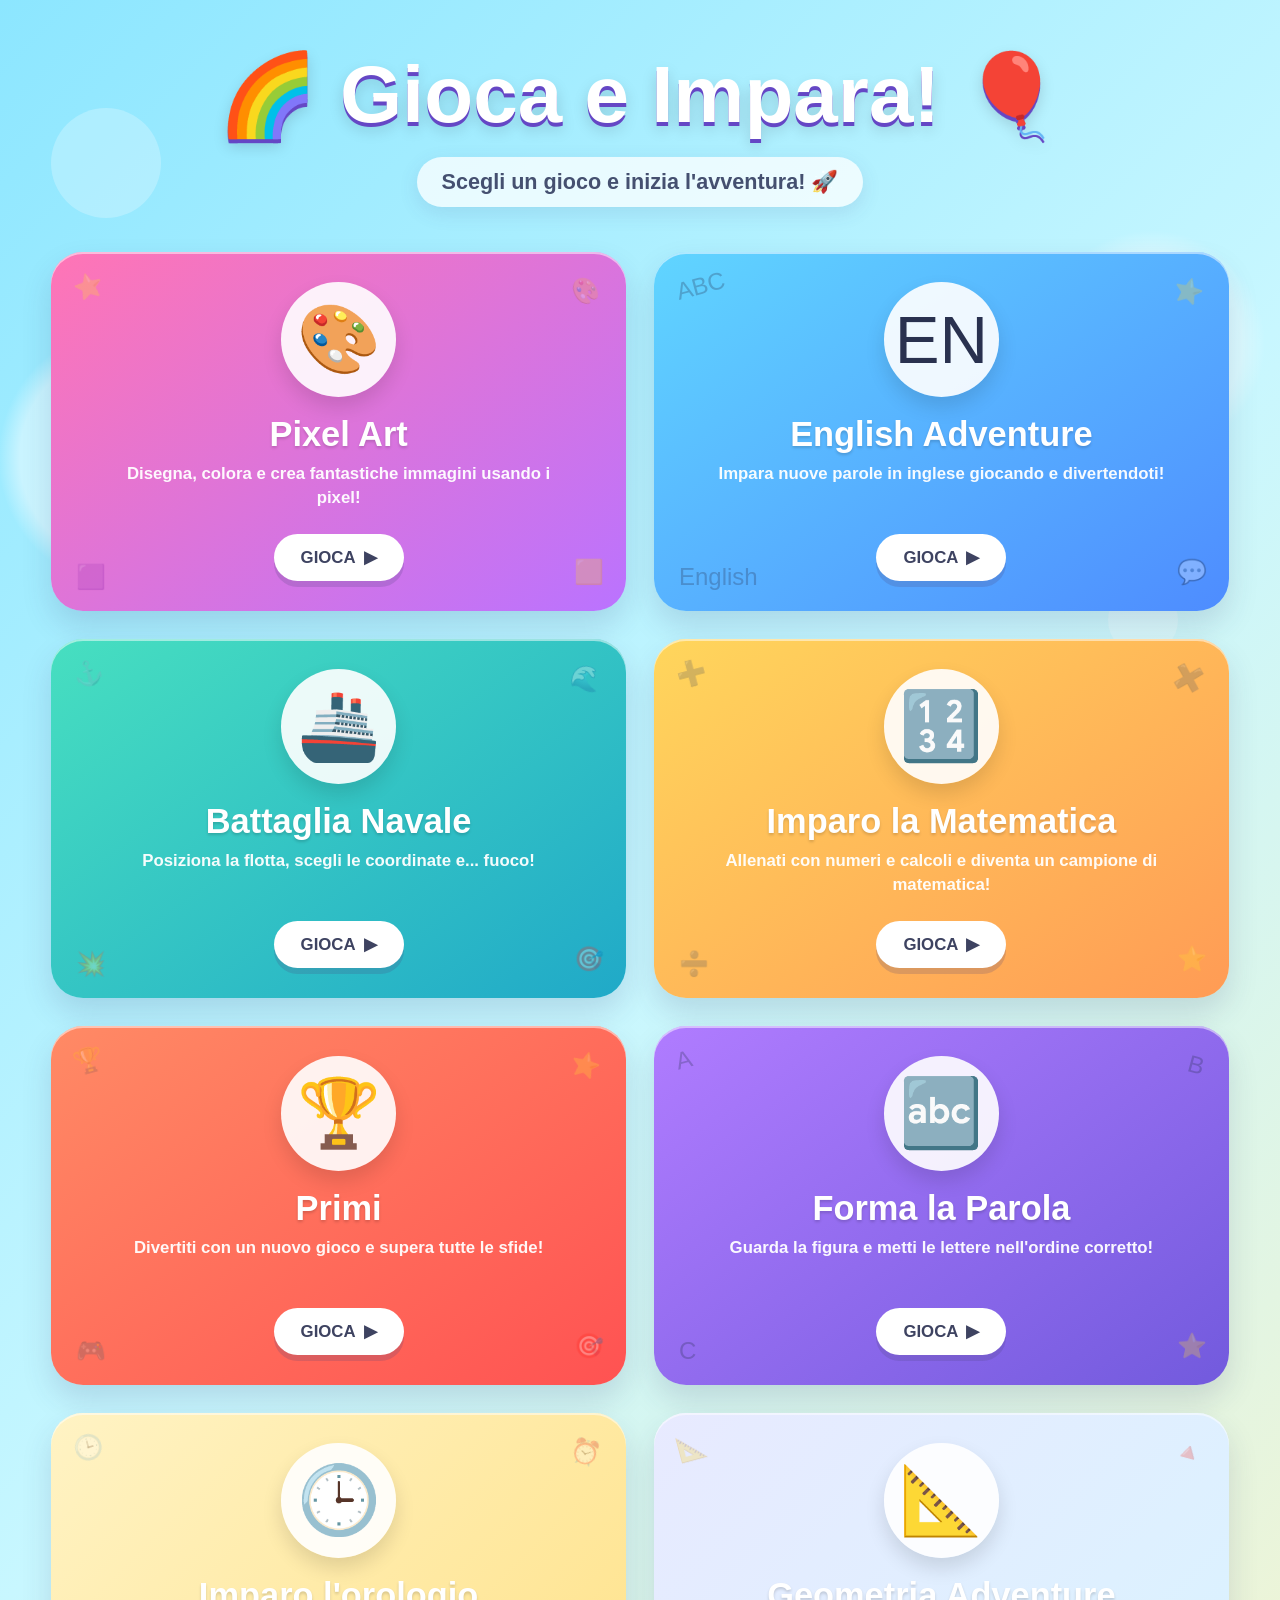
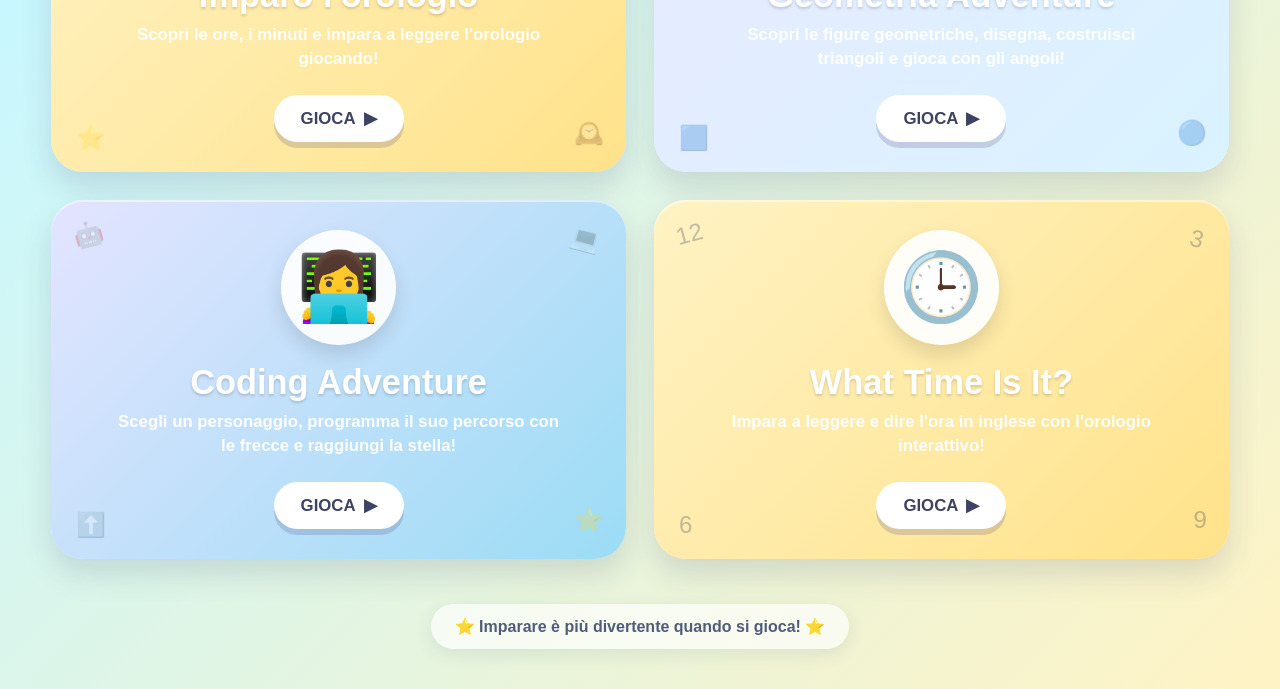
<file: index.html>
<!DOCTYPE html>
<html lang="it">
<head>
    <meta charset="UTF-8">

    <meta name="viewport" content="width=device-width, initial-scale=1.0">

    <meta name="description"
          content="Giochi educativi per bambini: Pixel Art, Inglese, Battaglia Navale e Matematica.">

    <title>Gioca e Impara divertendoti!</title>

    <style>
        /* =========================================
           RESET
        ========================================= */

        * {
            box-sizing: border-box;
            margin: 0;
            padding: 0;
        }

        html {
            scroll-behavior: smooth;
        }

        body {
            min-height: 100vh;
            font-family: "Trebuchet MS", Arial, sans-serif;
            color: #29314f;

            background:
                radial-gradient(circle at 10% 20%, rgba(255,255,255,.45) 0 5%, transparent 6%),
                radial-gradient(circle at 90% 15%, rgba(255,255,255,.35) 0 4%, transparent 5%),
                linear-gradient(135deg, #8ce6ff 0%, #c8f7ff 45%, #fff3c4 100%);

            overflow-x: hidden;
        }


        /* =========================================
           DECORAZIONI SFONDO
        ========================================= */

        .background-decoration {
            position: fixed;
            inset: 0;
            pointer-events: none;
            overflow: hidden;
            z-index: 0;
        }

        .bubble {
            position: absolute;
            border-radius: 50%;
            background: rgba(255,255,255,.25);
            animation: float 8s ease-in-out infinite;
        }

        .bubble:nth-child(1) {
            width: 110px;
            height: 110px;
            top: 12%;
            left: 4%;
        }

        .bubble:nth-child(2) {
            width: 70px;
            height: 70px;
            top: 65%;
            right: 8%;
            animation-delay: 2s;
        }

        .bubble:nth-child(3) {
            width: 150px;
            height: 150px;
            bottom: 5%;
            left: 15%;
            animation-delay: 4s;
        }

        @keyframes float {

            0%, 100% {
                transform: translateY(0);
            }

            50% {
                transform: translateY(-20px);
            }
        }


        /* =========================================
           CONTENITORE
        ========================================= */

        .container {
            position: relative;
            z-index: 1;

            width: min(1200px, 92%);
            margin: 0 auto;

            padding: 55px 0 40px;
        }


        /* =========================================
           HEADER
        ========================================= */

        header {
            text-align: center;
            margin-bottom: 45px;
        }

        .logo {
            font-size: clamp(2.7rem, 7vw, 5rem);
            line-height: 1;
            font-weight: 900;

            color: #ffffff;

            text-shadow:
                0 4px 0 #6547c5,
                0 7px 15px rgba(0,0,0,.15);

            animation: logoEntrance .7s ease-out;
        }

        .logo span {
            display: inline-block;
        }

        .subtitle {
            display: inline-block;

            margin-top: 22px;
            padding: 12px 25px;

            font-size: clamp(1rem, 2.5vw, 1.35rem);
            font-weight: 700;

            color: #455070;

            background: rgba(255,255,255,.75);

            border-radius: 999px;

            box-shadow:
                0 6px 20px rgba(62,77,133,.12);
        }

        @keyframes logoEntrance {

            from {
                opacity: 0;
                transform: translateY(-30px) scale(.9);
            }

            to {
                opacity: 1;
                transform: translateY(0) scale(1);
            }
        }


        /* =========================================
           GRIGLIA APP
        ========================================= */

        .apps-grid {
            display: grid;

            grid-template-columns:
                repeat(2, minmax(0, 1fr));

            gap: 28px;
        }


        /* =========================================
           CARD
        ========================================= */

        .app-card {
            position: relative;

            min-height: 310px;

            padding: 30px;

            display: flex;
            flex-direction: column;
            align-items: center;
            justify-content: center;

            text-align: center;

            border-radius: 32px;

            box-shadow:
                0 15px 30px rgba(44,55,100,.15),
                inset 0 2px 0 rgba(255,255,255,.5);

            transition:
                transform .25s ease,
                box-shadow .25s ease;

            overflow: hidden;
        }

        .app-card:hover {
            transform: translateY(-10px) scale(1.02);

            box-shadow:
                0 22px 40px rgba(44,55,100,.22);
        }


        /* Colori delle card */

        .pixel {
            background:
                linear-gradient(145deg, #ff75b5, #ba73ff);
        }

        .english {
            background:
                linear-gradient(145deg, #60d5ff, #4e8cff);
        }

        .navale {
            background:
                linear-gradient(145deg, #47dfc0, #20a9c8);
        }

        .math {
            background:
                linear-gradient(145deg, #ffd65c, #ff9b55);
        }
        .primi {
		background:
		linear-gradient(145deg, #ff8a65, #ff5252);
		}
		
	.parola {
    		background:
        	linear-gradient(145deg, #b07cff, #725add);
		}

        .orologio {
		 background: 
		linear-gradient(145deg, #55d6a5, #20a6a8); }

        .geometria {
   		 background: 
		linear-gradient(135deg, #e8eaff, #d9f3ff);
		    }

	.coding {
    		background: 
		linear-gradient(135deg, #e4e4ff, #9bdcf5);
		}
	.orologio {
		    background:
        linear-gradient(135deg, #fff3c4, #ffe28a);
}

        /* Cerchio icona */

        .icon {
            width: 115px;
            height: 115px;

            margin-bottom: 18px;

            display: flex;
            align-items: center;
            justify-content: center;

            font-size: 4.2rem;

            border-radius: 50%;

            background: rgba(255,255,255,.9);

            box-shadow:
                0 10px 20px rgba(0,0,0,.12);

            transition: transform .3s ease;
        }

        .app-card:hover .icon {
            transform: scale(1.1) rotate(-4deg);
        }


        /* =========================================
           TESTI CARD
        ========================================= */

        .app-card h2 {
            margin-bottom: 8px;

            font-size: clamp(1.6rem, 3vw, 2.15rem);

            color: #ffffff;

            text-shadow:
                0 2px 3px rgba(0,0,0,.16);
        }

        .app-card p {
            max-width: 450px;

            min-height: 50px;

            margin-bottom: 22px;

            color: rgba(255,255,255,.95);

            font-size: 1.05rem;
            font-weight: 600;
            line-height: 1.45;
        }


        /* =========================================
           PULSANTI
        ========================================= */

        .play-button {
            display: inline-flex;

            align-items: center;
            justify-content: center;

            gap: 8px;

            padding: 13px 27px;

            color: #3e4361;

            background: #ffffff;

            border: 0;
            border-radius: 999px;

            text-decoration: none;

            font-family: inherit;
            font-size: 1.05rem;
            font-weight: 900;

            cursor: pointer;

            box-shadow:
                0 6px 0 rgba(75,66,119,.2);

            transition:
                transform .15s ease,
                box-shadow .15s ease;
        }

        .play-button:hover {
            transform: translateY(-3px);

            box-shadow:
                0 9px 0 rgba(75,66,119,.18);
        }

        .play-button:active {
            transform: translateY(3px);

            box-shadow:
                0 2px 0 rgba(75,66,119,.2);
        }

        .arrow {
            transition: transform .2s ease;
        }

        .play-button:hover .arrow {
            transform: translateX(4px);
        }


        /* =========================================
           ELEMENTI DECORATIVI NELLE CARD
        ========================================= */

        .card-decoration {
            position: absolute;

            font-size: 1.5rem;

            opacity: .28;

            pointer-events: none;
        }

        .dec-1 {
            top: 20px;
            left: 22px;
            transform: rotate(-15deg);
        }

        .dec-2 {
            top: 25px;
            right: 25px;
            transform: rotate(15deg);
        }

        .dec-3 {
            bottom: 20px;
            left: 25px;
        }

        .dec-4 {
            bottom: 25px;
            right: 22px;
        }


        /* =========================================
           FOOTER
        ========================================= */

        footer {
            text-align: center;

            margin-top: 45px;

            color: #515b7a;
        }

        .footer-message {
            display: inline-block;

            padding: 13px 24px;

            background: rgba(255,255,255,.65);

            border-radius: 999px;

            font-weight: 700;

            box-shadow:
                0 5px 18px rgba(44,55,100,.1);
        }

        .star {
            display: inline-block;
            animation: star 1.5s ease-in-out infinite;
        }

        @keyframes star {

            0%, 100% {
                transform: scale(1) rotate(0);
            }

            50% {
                transform: scale(1.3) rotate(15deg);
            }
        }


        /* =========================================
           RESPONSIVE TABLET
        ========================================= */

        @media (max-width: 800px) {

            .container {
                padding-top: 35px;
            }

            .apps-grid {
                gap: 20px;
            }

            .app-card {
                min-height: 290px;
                padding: 25px 15px;
            }

            .icon {
                width: 100px;
                height: 100px;
                font-size: 3.6rem;
            }
        }


        /* =========================================
           RESPONSIVE SMARTPHONE
        ========================================= */

        @media (max-width: 600px) {

            .container {
                width: 90%;
            }

            header {
                margin-bottom: 30px;
            }

            .apps-grid {
                grid-template-columns: 1fr;
            }

            .app-card {
                min-height: 270px;
            }

            .subtitle {
                border-radius: 20px;
            }
        }


        /* Accessibilità:
           niente animazioni per chi le disabilita
        */

        @media (prefers-reduced-motion: reduce) {

            *,
            *::before,
            *::after {
                animation-duration: .01ms !important;
                transition-duration: .01ms !important;
            }
        }

    </style>
</head>


<body>


<!-- Decorazioni sfondo -->
<div class="background-decoration">
    <div class="bubble"></div>
    <div class="bubble"></div>
    <div class="bubble"></div>
</div>


<main class="container">


    <!-- =========================================
         TITOLO
    ========================================== -->

    <header>

        <h1 class="logo">
            <span>🌈</span>
            Gioca e Impara!
            <span>🎈</span>
        </h1>

        <div class="subtitle">
            Scegli un gioco e inizia l'avventura!  🚀
        </div>

    </header>



    <!-- =========================================
         APPLICAZIONI
    ========================================== -->

    <section class="apps-grid"
             aria-label="Giochi disponibili">


        <!-- PIXEL ART -->

        <article class="app-card pixel">

            <span class="card-decoration dec-1">⭐</span>
            <span class="card-decoration dec-2">🎨</span>
            <span class="card-decoration dec-3">🟪</span>
            <span class="card-decoration dec-4">🟨</span>

            <div class="icon">
                🎨
            </div>

            <h2>Pixel Art</h2>

            <p>
                Disegna, colora e crea fantastiche
                immagini usando i pixel!
            </p>

            <a
                class="play-button"
                href="./pixelart/index.html"
                target="_blank"
                rel="noopener noreferrer">

                GIOCA

                <span class="arrow">▶</span>

            </a>

        </article>



        <!-- ENGLISH ADVENTURE -->

        <article class="app-card english">

            <span class="card-decoration dec-1">ABC</span>
            <span class="card-decoration dec-2">⭐</span>
            <span class="card-decoration dec-3">English</span>
            <span class="card-decoration dec-4">💬</span>

            <div class="icon">
                EN
            </div>

            <h2>English Adventure</h2>

            <p>
                Impara nuove parole in inglese
                giocando e divertendoti!
            </p>

            <a
                class="play-button"
                href="./inglese-bambini/index.html"
                target="_blank"
                rel="noopener noreferrer">

                GIOCA

                <span class="arrow">▶</span>

            </a>

        </article>



        <!-- BATTAGLIA NAVALE -->

        <article class="app-card navale">

            <span class="card-decoration dec-1">⚓</span>
            <span class="card-decoration dec-2">🌊</span>
            <span class="card-decoration dec-3">💥</span>
            <span class="card-decoration dec-4">🎯</span>

            <div class="icon">
                🚢
            </div>

            <h2>Battaglia Navale</h2>

            <p>
                Posiziona la flotta, scegli
                le coordinate e... fuoco!
            </p>

            <a
                class="play-button"
                href="./battaglia-navale/index.html"
                target="_blank"
                rel="noopener noreferrer">

                GIOCA

                <span class="arrow">▶</span>

            </a>

        </article>



        <!-- MATEMATICA -->

        <article class="app-card math">

            <span class="card-decoration dec-1">➕</span>
            <span class="card-decoration dec-2">✖️</span>
            <span class="card-decoration dec-3">➗</span>
            <span class="card-decoration dec-4">⭐</span>

            <div class="icon">
                🔢
            </div>

            <h2>Imparo la Matematica</h2>

            <p>
                Allenati con numeri e calcoli
                e diventa un campione di matematica!
            </p>

            <a
                class="play-button"
                href="./imparo-matematica/index.html"
                target="_blank"
                rel="noopener noreferrer">

                GIOCA

                <span class="arrow">▶</span>

            </a>

        </article>
      
	    <!-- PRIMI -->
<article class="app-card primi">

    <span class="card-decoration dec-1">🏆</span>
    <span class="card-decoration dec-2">⭐</span>
    <span class="card-decoration dec-3">🎮</span>
    <span class="card-decoration dec-4">🎯</span>

    <div class="icon">
        🏆
    </div>

    <h2>Primi</h2>

    <p>
        Divertiti con un nuovo gioco
        e supera tutte le sfide!
    </p>

    <a
        class="play-button"
        href="./primi/index.html"
        target="_blank"
        rel="noopener noreferrer">

        GIOCA

        <span class="arrow">▶</span>

    </a>

</article>

<!-- FORMA LA PAROLA -->
<article class="app-card parola">

    <span class="card-decoration dec-1">A</span>
    <span class="card-decoration dec-2">B</span>
    <span class="card-decoration dec-3">C</span>
    <span class="card-decoration dec-4">⭐</span>

    <div class="icon">
        🔤
    </div>

    <h2>Forma la Parola</h2>

    <p>
        Guarda la figura e metti le lettere
        nell'ordine corretto!
    </p>

    <a
        class="play-button"
        href="./forma-la-parola/index.html">

        GIOCA

        <span class="arrow">▶</span>

    </a>

</article>

    
        <!-- IMPARO A LEGGERE L'OROLOGIO -->
        <article class="app-card orologio">
            <span class="card-decoration dec-1">🕒</span>
            <span class="card-decoration dec-2">⏰</span>
            <span class="card-decoration dec-3">⭐</span>
            <span class="card-decoration dec-4">🕰️</span>
            <div class="icon">🕒</div>
            <h2>Imparo l'orologio</h2>
            <p>Scopri le ore, i minuti e impara a leggere l'orologio giocando!</p>
            <a class="play-button" href="./imparo-orologio/index.html"
               target="_blank" rel="noopener noreferrer">
                GIOCA <span class="arrow">▶</span>
            </a>
        </article>

<!-- GEOMETRIA -->

<article class="app-card geometria">

    <span class="card-decoration dec-1">📐</span>
    <span class="card-decoration dec-2">🔺</span>
    <span class="card-decoration dec-3">🟦</span>
    <span class="card-decoration dec-4">🔵</span>

    <div class="icon">
        📐
    </div>

    <h2>Geometria Adventure</h2>

    <p>
        Scopri le figure geometriche, disegna,
        costruisci triangoli e gioca con gli angoli!
    </p>

    <a
        class="play-button"
        href="./geometria-adventure/index.html"
        target="_blank"
        rel="noopener noreferrer">

        GIOCA

        <span class="arrow">▶</span>

    </a>

</article>

<article class="app-card coding">
    <span class="card-decoration dec-1">🤖</span>
    <span class="card-decoration dec-2">💻</span>
    <span class="card-decoration dec-3">⬆️</span>
    <span class="card-decoration dec-4">⭐</span>
    <div class="icon">👩‍💻</div>
    <h2>Coding Adventure</h2>
    <p>
        Scegli un personaggio, programma il suo percorso
        con le frecce e raggiungi la stella!
    </p>
    <a class="play-button"
       href="./coding-adventure/index.html"
       target="_blank"
       rel="noopener noreferrer">
        GIOCA <span class="arrow">▶</span>
    </a>
</article>

		<!-- OROLOGIO IN INGLESE -->
<article class="app-card orologio">

    <span class="card-decoration dec-1">12</span>
    <span class="card-decoration dec-2">3</span>
    <span class="card-decoration dec-3">6</span>
    <span class="card-decoration dec-4">9</span>

    <div class="icon">
        🕒
    </div>

    <h2>What Time Is It?</h2>

    <p>
        Impara a leggere e dire l'ora in inglese
        con l'orologio interattivo!
    </p>

    <a
        class="play-button"
        href="./orologio-inglese/index.html">

        GIOCA

        <span class="arrow">▶</span>

    </a>

</article>
</section>



    <!-- =========================================
         FOOTER
    ========================================== -->

    <footer>

        <div class="footer-message">

            <span class="star">⭐</span>

            Imparare è più divertente quando si gioca!

            <span class="star">⭐</span>

        </div>

    </footer>


</main>



<script>

    /* ============================================
       Piccolo effetto click sui pulsanti
    ============================================ */

    const buttons =
        document.querySelectorAll(".play-button");


    buttons.forEach(button => {

        button.addEventListener("click", function () {

            const card =
                this.closest(".app-card");


            /*
             * Effetto di conferma visiva.
             * L'apertura del link continua
             * normalmente.
             */

            card.style.transform =
                "scale(0.97)";


            setTimeout(() => {

                card.style.transform = "";

            }, 180);

        });

    });



    /* ============================================
       Entrata progressiva delle card
    ============================================ */

    const cards =
        document.querySelectorAll(".app-card");


    cards.forEach((card, index) => {

        card.style.opacity = "0";

        card.style.transform =
            "translateY(30px)";


        setTimeout(() => {

            card.style.transition =
                "opacity .55s ease, " +
                "transform .55s ease, " +
                "box-shadow .25s ease";


            card.style.opacity = "1";

            card.style.transform =
                "translateY(0)";

        }, 150 + (index * 130));

    });


</script>


</body>
</html>
</file>
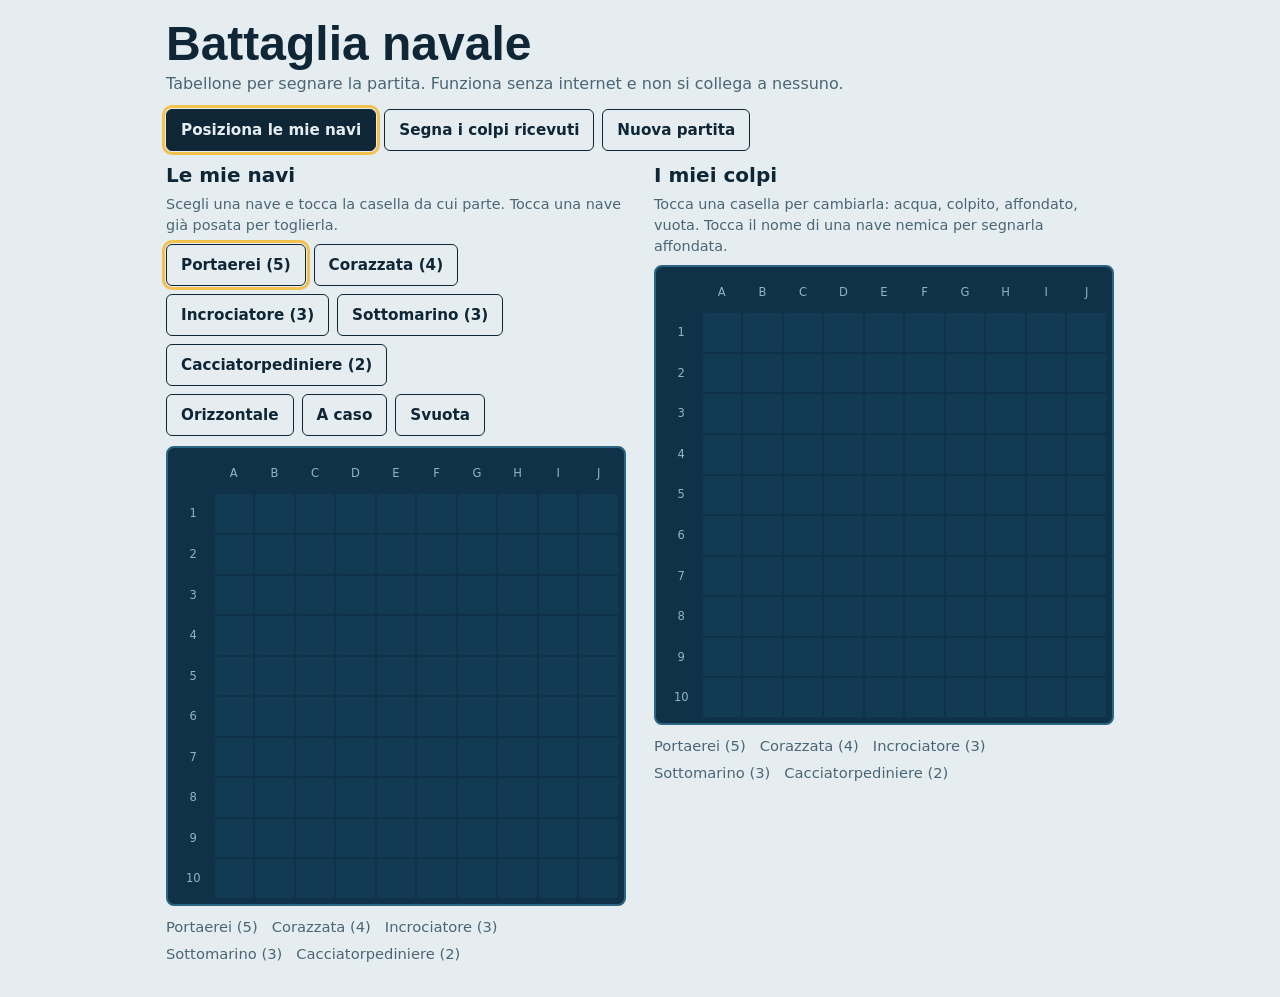
<file: battaglia-navale/index.html>
<!DOCTYPE html>
<html lang="it">
<head>
<meta charset="utf-8">
<meta name="viewport" content="width=device-width, initial-scale=1">
<title>Battaglia navale – tabellone</title>
<style>
:root{
  --bg:#e6edf0;--fg:#0e2636;--muted:#4a6676;--panel:#f6f9fa;--line:#b9cbd4;
  --sea:#123a52;--sea2:#0f3249;--grid:#2c6483;--ship:#9db4c1;--hit:#e4572e;--sunk:#7d220c;--miss:#d7e8f0;--signal:#f2c14e;
}
@media (prefers-color-scheme:dark){:root{--bg:#08151e;--fg:#dbe8ee;--muted:#8fa9b8;--panel:#0d2230;--line:#1f4156}}
*{box-sizing:border-box}
body{margin:0;background:var(--bg);color:var(--fg);font-family:"Segoe UI",system-ui,-apple-system,"Helvetica Neue",Arial,sans-serif;line-height:1.45}
main{max-width:980px;margin:0 auto;padding:20px 16px 32px}
h1{font-family:"Arial Narrow","Segoe UI",Arial,sans-serif;font-size:clamp(2rem,6vw,3rem);margin:0 0 4px;line-height:1}
h2{font-size:1.25rem;margin:0 0 4px}
.sub{color:var(--muted);margin:0 0 14px}
.hint{color:var(--muted);font-size:.9rem;margin:0 0 8px;min-height:2.6em}
.row{display:flex;flex-wrap:wrap;gap:8px;align-items:center;margin-bottom:10px}
button.act{font:600 .95rem "Segoe UI",system-ui,sans-serif;padding:9px 14px;border-radius:6px;border:1px solid var(--fg);background:var(--fg);color:var(--bg);cursor:pointer;min-height:42px}
button.act.alt{background:transparent;color:var(--fg)}
button.act.on{outline:3px solid var(--signal);outline-offset:1px}
.boards{display:grid;grid-template-columns:1fr;gap:24px;margin-top:6px}
@media(min-width:760px){.boards{grid-template-columns:1fr 1fr;gap:28px}}
.board{display:grid;grid-template-columns:repeat(11,1fr);gap:2px;background:var(--sea2);padding:6px;border-radius:8px;border:2px solid var(--grid)}
.hd{display:flex;align-items:center;justify-content:center;font-size:.72rem;color:#8fb3c7;aspect-ratio:1;min-width:0}
.c{aspect-ratio:1;min-width:0;border:0;padding:0;margin:0;background:var(--sea);border-radius:2px;position:relative;cursor:pointer}
.c:hover{background:#1c5a7c}
.c:focus-visible{outline:3px solid var(--signal);outline-offset:1px;z-index:2}
.c.ship{background:var(--ship)}
.c.miss::after{content:"";position:absolute;inset:36%;border-radius:50%;background:var(--miss)}
.c.hit{background:var(--hit)}
.c.hit.sunk{background:var(--sunk)}
.c.hit::after,.c.hit::before{content:"";position:absolute;left:18%;right:18%;top:calc(50% - 1.5px);height:3px;background:#fff;transform:rotate(45deg);border-radius:2px}
.c.hit::before{transform:rotate(-45deg)}
.fleet{list-style:none;margin:10px 0 0;padding:0;display:flex;flex-wrap:wrap;gap:6px 14px;font-size:.92rem;color:var(--muted)}
.fleet li.down{text-decoration:line-through;color:var(--hit)}
.fleet button{all:unset;cursor:pointer}
.fleet button:focus-visible{outline:2px solid var(--signal)}
</style>
</head>
<body>
<main>
  <h1>Battaglia navale</h1>
  <p class="sub">Tabellone per segnare la partita. Funziona senza internet e non si collega a nessuno.</p>
  <div class="row">
    <button class="act" id="mPlace" type="button">Posiziona le mie navi</button>
    <button class="act alt" id="mMark" type="button">Segna i colpi ricevuti</button>
    <button class="act alt" id="reset" type="button">Nuova partita</button>
  </div>
  <div class="boards">
    <section>
      <h2>Le mie navi</h2>
      <p class="hint" id="hintL"></p>
      <div class="row" id="placeTools">
        <span id="shipBtns" class="row" style="margin:0"></span>
        <button class="act alt" id="rot" type="button"></button>
        <button class="act alt" id="rnd" type="button">A caso</button>
        <button class="act alt" id="clr" type="button">Svuota</button>
      </div>
      <div class="board" id="pb"></div>
      <ul class="fleet" id="pf"></ul>
    </section>
    <section>
      <h2>I miei colpi</h2>
      <p class="hint">Tocca una casella per cambiarla: acqua, colpito, affondato, vuota. Tocca il nome di una nave nemica per segnarla affondata.</p>
      <div class="board" id="eb"></div>
      <ul class="fleet" id="ef"></ul>
    </section>
  </div>
</main>
<script>
var N=10, LET="ABCDEFGHIJ";
var FLEET=[["Portaerei",5],["Corazzata",4],["Incrociatore",3],["Sottomarino",3],["Cacciatorpediniere",2]];
var KEY="bn-tabellone";
function $(id){return document.getElementById(id)}
function lab(i){return LET[i%N]+(Math.floor(i/N)+1)}
function blank(){return{ships:FLEET.map(function(f){return{n:f[0],l:f[1],cells:null}}),recv:Array(100).fill(0),shots:Array(100).fill(0),esunk:[false,false,false,false,false]}}
var S=blank(), mode="place", sel=0, horiz=true;
try{var raw=localStorage.getItem(KEY);if(raw){var p=JSON.parse(raw);if(p&&p.ships&&p.ships.length===5)S=p}}catch(e){}
function store(){try{localStorage.setItem(KEY,JSON.stringify(S))}catch(e){}}

function atMap(){var a=Array(100).fill(-1);S.ships.forEach(function(s,id){if(s.cells)s.cells.forEach(function(c){a[c]=id})});return a}
function cellsFor(l,i){var r=Math.floor(i/N),c=i%N,o=[];if(horiz?c+l>N:r+l>N)return null;for(var k=0;k<l;k++)o.push(horiz?i+k:i+k*N);return o}
function free(cs){var a=atMap();return cs&&cs.every(function(c){return a[c]<0})}
function board(fn){
  var h='<div class="hd"></div>',r,c,i;
  for(c=0;c<N;c++)h+='<div class="hd">'+LET[c]+'</div>';
  for(r=0;r<N;r++){h+='<div class="hd">'+(r+1)+'</div>';for(c=0;c<N;c++){i=r*N+c;h+='<button type="button" class="c '+fn(i)+'" data-i="'+i+'" aria-label="'+lab(i)+'"></button>'}}
  return h;
}
function render(){
  var at=atMap();
  $("mPlace").classList.toggle("alt",mode!=="place");$("mPlace").classList.toggle("on",mode==="place");
  $("mMark").classList.toggle("alt",mode!=="mark");$("mMark").classList.toggle("on",mode==="mark");
  $("placeTools").style.display=mode==="place"?"flex":"none";
  $("hintL").textContent=mode==="place"
    ?"Scegli una nave e tocca la casella da cui parte. Tocca una nave già posata per toglierla."
    :"Tocca una casella quando l’avversario spara: acqua, colpito, vuota.";
  $("pb").innerHTML=board(function(i){
    if(S.recv[i]===2)return"hit";
    if(S.recv[i]===1)return"miss";
    return at[i]>=0?"ship":"";
  });
  $("pf").innerHTML=S.ships.map(function(s){
    var down=s.cells&&s.cells.every(function(c){return S.recv[c]===2});
    return'<li class="'+(down?"down":"")+'">'+s.n+' ('+s.l+')</li>';
  }).join("");
  $("eb").innerHTML=board(function(i){
    var v=S.shots[i];
    return v===1?"miss":v===2?"hit":v===3?"hit sunk":"";
  });
  $("ef").innerHTML=FLEET.map(function(f,id){
    return'<li class="'+(S.esunk[id]?"down":"")+'"><button type="button" data-e="'+id+'">'+f[0]+' ('+f[1]+')</button></li>';
  }).join("");
  $("shipBtns").innerHTML=S.ships.map(function(s,id){
    return'<button type="button" class="act alt'+(id===sel?" on":"")+'" data-s="'+id+'">'+s.n+' ('+s.l+')'+(s.cells?" ✓":"")+'</button>';
  }).join("");
  $("rot").textContent=horiz?"Orizzontale":"Verticale";
}
$("mPlace").onclick=function(){mode="place";render()};
$("mMark").onclick=function(){mode="mark";render()};
$("rot").onclick=function(){horiz=!horiz;render()};
$("clr").onclick=function(){S.ships.forEach(function(s){s.cells=null});sel=0;store();render()};
$("rnd").onclick=function(){
  S.ships.forEach(function(s){s.cells=null});
  S.ships.forEach(function(s){for(;;){horiz=Math.random()<.5;var cs=cellsFor(s.l,Math.floor(Math.random()*100));if(free(cs)){s.cells=cs;break}}});
  store();render();
};
$("reset").onclick=function(){if(confirm("Iniziare una nuova partita? Navi e segni verranno cancellati.")){S=blank();sel=0;mode="place";store();render()}};
$("shipBtns").onclick=function(e){var b=e.target.closest("[data-s]");if(b){sel=+b.dataset.s;render()}};
$("pb").onclick=function(e){
  var b=e.target.closest("[data-i]");if(!b)return;
  var i=+b.dataset.i;
  if(mode==="mark"){S.recv[i]=(S.recv[i]+1)%3}
  else{
    var id=atMap()[i];
    if(id>=0){S.ships[id].cells=null;sel=id}
    else{
      var s=S.ships[sel],cs=cellsFor(s.l,i);
      s.cells=null;
      if(!free(cs)){render();return}
      s.cells=cs;
      for(var k=0;k<5;k++)if(!S.ships[k].cells){sel=k;break}
    }
  }
  store();render();
};
$("eb").onclick=function(e){
  var b=e.target.closest("[data-i]");if(!b)return;
  var i=+b.dataset.i;S.shots[i]=(S.shots[i]+1)%4;store();render();
};
$("ef").onclick=function(e){var b=e.target.closest("[data-e]");if(b){var id=+b.dataset.e;S.esunk[id]=!S.esunk[id];store();render()}};
render();
</script>
</body>
</html>
</file>
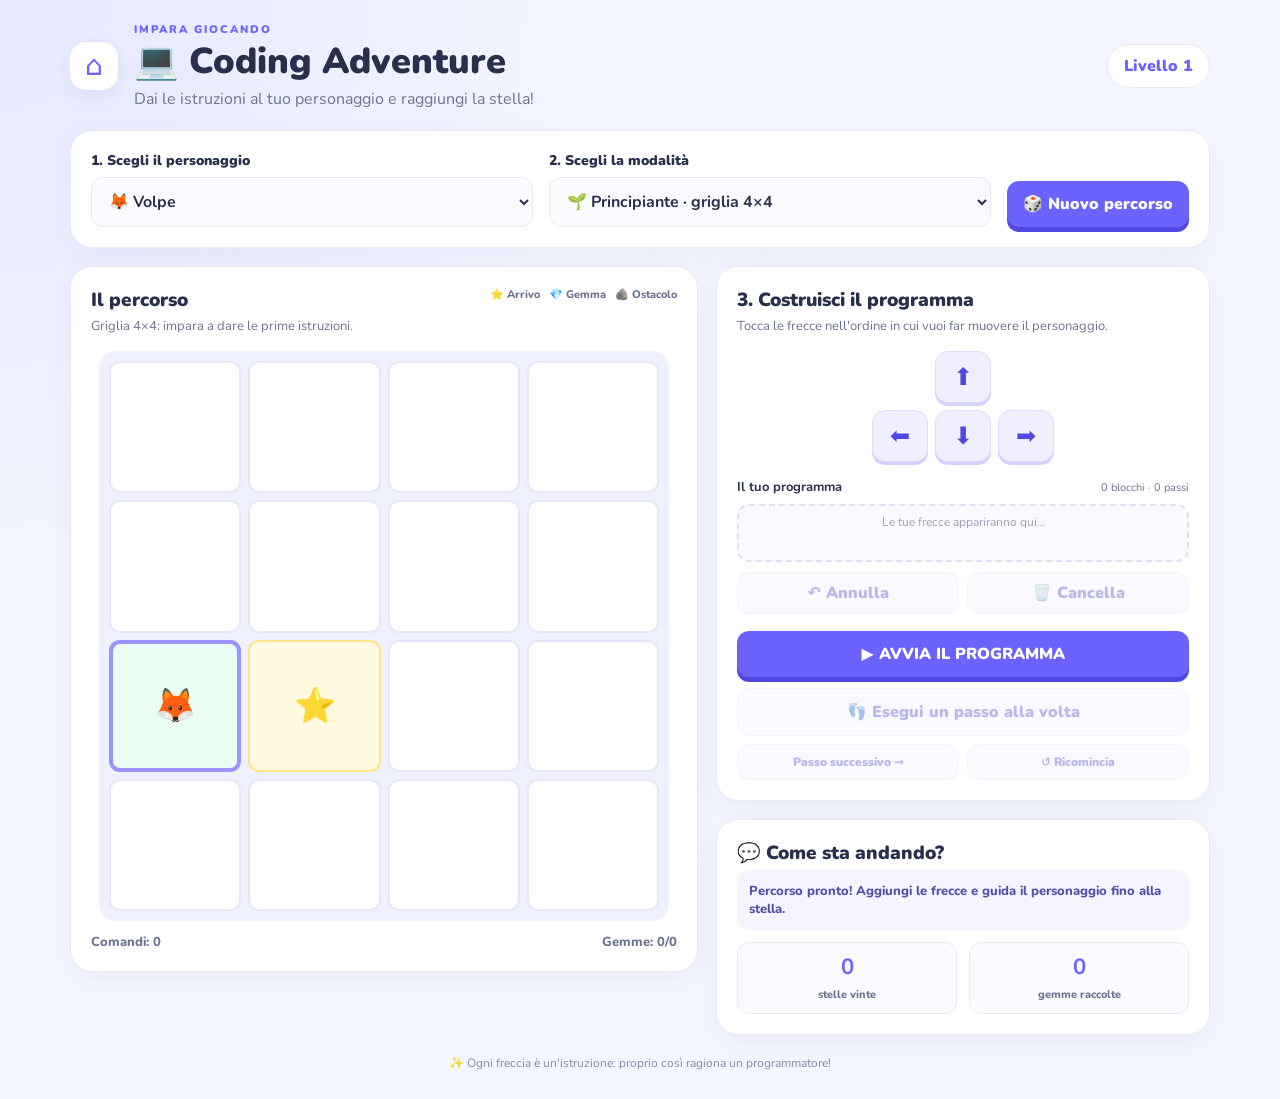
<file: coding-adventure/index.html>
<!DOCTYPE html>
<html lang="it">
<head>
<meta charset="UTF-8"><meta name="viewport" content="width=device-width, initial-scale=1">
<meta name="theme-color" content="#6c63ff"><title>Coding Adventure</title>
<link rel="stylesheet" href="style.css">
</head>
<body>
<main class="app-shell">
<header class="topbar">
<a class="home-link" href="../index.html" aria-label="Torna alla home">⌂</a>
<div><p class="eyebrow">IMPARA GIOCANDO</p><h1>💻 Coding Adventure</h1><p class="subtitle">Dai le istruzioni al tuo personaggio e raggiungi la stella!</p></div>
<div class="level-pill" id="levelPill">Livello 1</div>
</header>
<section class="setup-panel panel">
<div class="setup-item"><label for="characterSelect">1. Scegli il personaggio</label>
<select id="characterSelect"><option value="🦊">🦊 Volpe</option><option value="🐱">🐱 Gatto</option><option value="🤖">🤖 Robot</option><option value="👩‍🚀">👩‍🚀 Astronauta</option><option value="🐸">🐸 Rana</option><option value="🦄">🦄 Unicorno</option></select></div>
<div class="setup-item"><label for="difficultySelect">2. Scegli la modalità</label>
<select id="difficultySelect"><option value="beginner">🌱 Principiante · griglia 4×4</option><option value="explorer">🧭 Esploratore · griglia 5×5</option><option value="programmer">🚀 Programmatore · griglia 6×6</option><option value="challenge">💎 Sfida · griglia 6×6 + ripetizioni</option></select></div>
<button class="primary-button new-game" id="newGameBtn">🎲 Nuovo percorso</button>
</section>
<section class="game-layout">
<div class="board-panel panel"><div class="section-heading"><div><h2>Il percorso</h2><p id="levelDescription">Raggiungi la stella seguendo le frecce.</p></div><div class="legend"><span>⭐ Arrivo</span><span>💎 Gemma</span><span>🪨 Ostacolo</span></div></div>
<div id="board" class="board" role="grid" aria-label="Griglia del percorso"></div>
<div class="board-footer"><span id="movesInfo">Comandi: 0</span><span id="gemsInfo">Gemme: 0/0</span></div></div>
<aside class="controls-column">
<section class="panel command-panel"><h2>3. Costruisci il programma</h2><p class="hint">Tocca le frecce nell'ordine in cui vuoi far muovere il personaggio.</p>
<div class="arrow-pad" aria-label="Comandi di movimento"><span></span><button class="arrow-button" data-dir="up" aria-label="Su">⬆️</button><span></span><button class="arrow-button" data-dir="left" aria-label="Sinistra">⬅️</button><button class="arrow-button" data-dir="down" aria-label="Giù">⬇️</button><button class="arrow-button" data-dir="right" aria-label="Destra">➡️</button></div>
<div class="repeat-area" id="repeatArea"><button class="repeat-button" id="repeatBtn">🔁 Ripeti ultimo comando ×3</button><small>Disponibile nella modalità Sfida. Ripete tre volte l'ultima freccia inserita.</small></div>
<div class="program-title"><strong>Il tuo programma</strong><span id="programCount">0 istruzioni</span></div>
<div id="program" class="program-list"><span class="empty-program">Le tue frecce appariranno qui…</span></div>
<div class="edit-buttons"><button class="secondary-button" id="undoBtn">↶ Annulla</button><button class="secondary-button" id="clearBtn">🗑️ Cancella</button></div>
<button class="primary-button run-button" id="runBtn">▶ AVVIA IL PROGRAMMA</button>
<button class="secondary-button step-button" id="stepBtn">👣 Esegui un passo alla volta</button>
<div class="run-controls"><button class="secondary-button" id="nextStepBtn" disabled>Passo successivo →</button><button class="secondary-button" id="resetRunBtn" disabled>↺ Ricomincia</button></div>
</section>
<section class="panel status-panel"><h2>💬 Come sta andando?</h2><p id="message" class="message" aria-live="polite">Scegli il personaggio e prepara le istruzioni!</p><div class="stats"><div><strong id="stars">0</strong><span>stelle vinte</span></div><div><strong id="gemsCollected">0</strong><span>gemme raccolte</span></div></div></section>
</aside></section><footer>✨ Ogni freccia è un'istruzione: proprio così ragiona un programmatore!</footer>
</main>
<div id="winOverlay" class="overlay hidden"><div class="win-card"><div class="win-emoji">🏆</div><h2>Missione completata!</h2><p id="winText">Hai raggiunto la stella!</p><button class="primary-button" id="nextLevelBtn">🎲 Prova un nuovo percorso</button><button class="secondary-button" id="closeWinBtn">Resta qui</button></div></div>
<script src="script.js"></script></body></html>
</file>
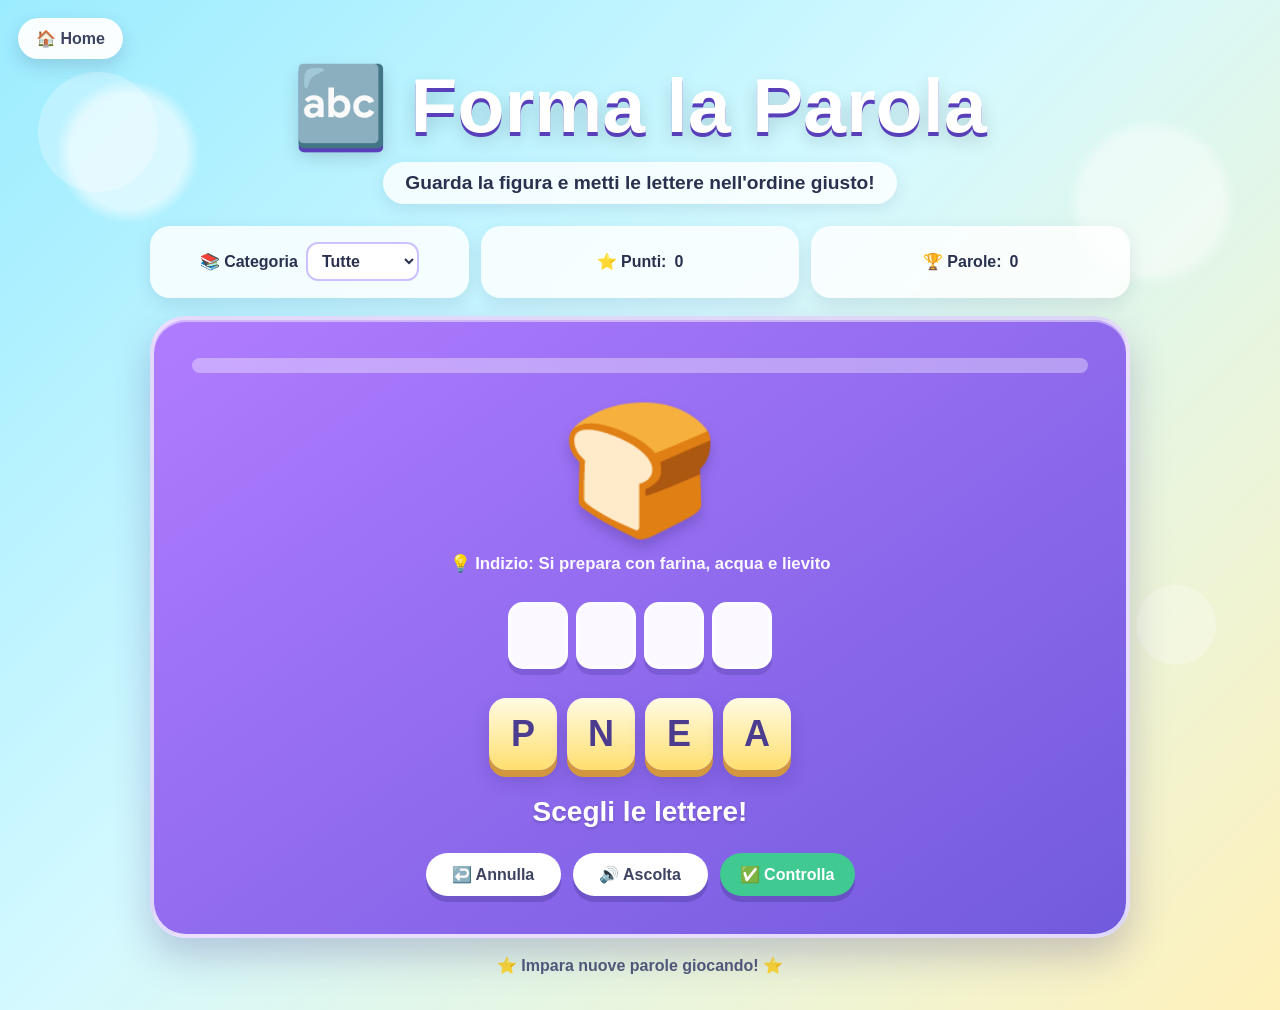
<file: forma-la-parola/index.html>
<!DOCTYPE html>
<html lang="it">
<head>
    <meta charset="UTF-8">
    <meta name="viewport" content="width=device-width, initial-scale=1.0">
    <meta name="description" content="Forma la Parola: gioco educativo per imparare a leggere e comporre parole divertendosi.">
    <title>Forma la Parola</title>

    <style>
        * {
            box-sizing: border-box;
            margin: 0;
            padding: 0;
        }

        :root {
            --ink: #29314f;
            --purple: #7657dc;
            --purple-dark: #5940ba;
            --yellow: #ffd85c;
            --green: #40c990;
            --red: #ff667a;
            --white: #ffffff;
        }

        body {
            min-height: 100vh;
            overflow-x: hidden;
            font-family: "Trebuchet MS", Arial, sans-serif;
            color: var(--ink);
            background:
                radial-gradient(circle at 10% 15%, rgba(255,255,255,.55) 0 4%, transparent 5%),
                radial-gradient(circle at 90% 20%, rgba(255,255,255,.45) 0 5%, transparent 6%),
                linear-gradient(135deg, #9cecff 0%, #d4f9ff 45%, #fff1ba 100%);
        }

        button,
        select,
        a {
            font: inherit;
        }

        button,
        select {
            touch-action: manipulation;
        }

        button:focus-visible,
        select:focus-visible,
        a:focus-visible {
            outline: 4px solid #29314f;
            outline-offset: 3px;
        }

        .background-decoration {
            position: fixed;
            inset: 0;
            z-index: 0;
            overflow: hidden;
            pointer-events: none;
        }

        .bubble {
            position: absolute;
            border-radius: 50%;
            background: rgba(255,255,255,.28);
            animation: float 8s ease-in-out infinite;
        }

        .bubble:nth-child(1) { width: 120px; height: 120px; top: 8%; left: 3%; }
        .bubble:nth-child(2) { width: 80px; height: 80px; top: 65%; right: 5%; animation-delay: 2s; }
        .bubble:nth-child(3) { width: 160px; height: 160px; bottom: 2%; left: 12%; animation-delay: 4s; }

        @keyframes float {
            0%, 100% { transform: translateY(0); }
            50% { transform: translateY(-20px); }
        }

        .home-button {
            position: fixed;
            top: 18px;
            left: 18px;
            z-index: 20;
            display: inline-flex;
            align-items: center;
            gap: 8px;
            padding: 11px 18px;
            color: #3e4361;
            background: rgba(255,255,255,.94);
            border-radius: 999px;
            text-decoration: none;
            font-weight: 900;
            box-shadow: 0 7px 18px rgba(44,55,100,.18);
            transition: transform .2s ease, box-shadow .2s ease;
        }

        .home-button:hover {
            transform: translateY(-3px);
            box-shadow: 0 10px 22px rgba(44,55,100,.25);
        }

        .game-container {
            position: relative;
            z-index: 1;
            width: min(980px, 94%);
            margin: 0 auto;
            padding: 65px 0 35px;
        }

        header {
            margin-bottom: 22px;
            text-align: center;
        }

        h1 {
            color: #fff;
            font-size: clamp(2.4rem, 7vw, 4.8rem);
            line-height: 1.05;
            text-shadow: 0 4px 0 var(--purple-dark), 0 8px 18px rgba(0,0,0,.16);
        }

        .subtitle {
            display: inline-block;
            margin-top: 16px;
            padding: 10px 22px;
            border-radius: 999px;
            background: rgba(255,255,255,.8);
            font-size: clamp(.95rem, 2.2vw, 1.2rem);
            font-weight: 800;
            box-shadow: 0 5px 16px rgba(44,55,100,.1);
        }

        .toolbar {
            display: grid;
            grid-template-columns: repeat(3, minmax(0, 1fr));
            gap: 12px;
            margin-bottom: 18px;
        }

        .tool-box {
            min-height: 72px;
            display: flex;
            align-items: center;
            justify-content: center;
            gap: 8px;
            padding: 12px;
            border-radius: 20px;
            background: rgba(255,255,255,.82);
            font-weight: 900;
            box-shadow: 0 6px 18px rgba(44,55,100,.11);
        }

        .tool-box label {
            white-space: nowrap;
        }

        select {
            max-width: 150px;
            padding: 8px 10px;
            color: var(--ink);
            background: #fff;
            border: 2px solid #cbc1ff;
            border-radius: 12px;
            font-weight: 800;
            cursor: pointer;
        }

        .game-card {
            position: relative;
            overflow: hidden;
            padding: clamp(20px, 4vw, 38px);
            border: 4px solid rgba(255,255,255,.75);
            border-radius: 36px;
            background: linear-gradient(145deg, #b07cff, #725add);
            text-align: center;
            box-shadow: 0 18px 38px rgba(63,51,130,.25), inset 0 2px 0 rgba(255,255,255,.45);
        }

        .progress-track {
            height: 15px;
            overflow: hidden;
            margin-bottom: 22px;
            border-radius: 999px;
            background: rgba(255,255,255,.35);
        }

        .progress-bar {
            width: 0;
            height: 100%;
            border-radius: inherit;
            background: linear-gradient(90deg, #ffe76b, #ffad57);
            transition: width .35s ease;
        }

        .picture {
            min-height: 125px;
            display: flex;
            align-items: center;
            justify-content: center;
            font-size: clamp(5rem, 14vw, 8rem);
            filter: drop-shadow(0 8px 6px rgba(36,26,94,.22));
            animation: pictureIn .42s ease;
        }

        @keyframes pictureIn {
            from { opacity: 0; transform: scale(.65) rotate(-8deg); }
            to { opacity: 1; transform: scale(1) rotate(0); }
        }

        .hint {
            min-height: 28px;
            margin: 7px 0 16px;
            color: rgba(255,255,255,.96);
            font-size: 1.05rem;
            font-weight: 800;
        }

        .answer-area {
            min-height: 78px;
            display: flex;
            flex-wrap: wrap;
            align-items: center;
            justify-content: center;
            gap: 8px;
            margin-bottom: 22px;
        }

        .answer-slot {
            width: clamp(42px, 7vw, 60px);
            height: clamp(52px, 8vw, 67px);
            display: flex;
            align-items: center;
            justify-content: center;
            color: var(--ink);
            background: rgba(255,255,255,.96);
            border: 3px solid rgba(255,255,255,.7);
            border-radius: 15px;
            font-size: clamp(1.5rem, 4vw, 2.2rem);
            font-weight: 900;
            box-shadow: 0 6px 0 rgba(65,48,139,.25);
            cursor: pointer;
            transition: transform .15s ease;
        }

        .answer-slot.filled:hover {
            transform: translateY(-3px);
        }

        .letters-area {
            min-height: 75px;
            display: flex;
            flex-wrap: wrap;
            align-items: center;
            justify-content: center;
            gap: 10px;
        }

        .letter-button {
            width: clamp(50px, 8vw, 68px);
            height: clamp(55px, 9vw, 72px);
            border: 0;
            border-radius: 17px;
            color: #4c3c8f;
            background: linear-gradient(180deg, #fffbe3, #ffdf70);
            font-size: clamp(1.65rem, 4vw, 2.25rem);
            font-weight: 900;
            cursor: pointer;
            box-shadow: 0 7px 0 #d3973f, 0 11px 18px rgba(44,33,105,.2);
            transition: transform .12s ease, box-shadow .12s ease, opacity .2s ease;
        }

        .letter-button:hover:not(:disabled) {
            transform: translateY(-4px) rotate(-2deg);
            box-shadow: 0 10px 0 #d3973f, 0 14px 20px rgba(44,33,105,.22);
        }

        .letter-button:active:not(:disabled) {
            transform: translateY(4px);
            box-shadow: 0 2px 0 #d3973f;
        }

        .letter-button:disabled {
            opacity: .18;
            cursor: default;
            box-shadow: none;
        }

        .message {
            min-height: 42px;
            margin: 24px 0 15px;
            color: #fff;
            font-size: clamp(1.25rem, 3vw, 1.75rem);
            font-weight: 900;
            text-shadow: 0 2px 3px rgba(0,0,0,.16);
        }

        .controls {
            display: flex;
            flex-wrap: wrap;
            justify-content: center;
            gap: 12px;
        }

        .control-button {
            display: inline-flex;
            align-items: center;
            justify-content: center;
            gap: 7px;
            min-width: 135px;
            padding: 12px 18px;
            border: 0;
            border-radius: 999px;
            color: #3e4361;
            background: #fff;
            font-weight: 900;
            cursor: pointer;
            box-shadow: 0 6px 0 rgba(58,43,128,.3);
            transition: transform .14s ease, box-shadow .14s ease;
        }

        .control-button:hover {
            transform: translateY(-3px);
            box-shadow: 0 9px 0 rgba(58,43,128,.25);
        }

        .control-button:active {
            transform: translateY(3px);
            box-shadow: 0 2px 0 rgba(58,43,128,.28);
        }

        .control-button.primary {
            color: #fff;
            background: var(--green);
        }

        .control-button.next {
            display: none;
            color: #fff;
            background: #ff815c;
        }

        .game-card.success {
            animation: successPulse .55s ease;
        }

        .game-card.error {
            animation: shake .38s ease;
        }

        @keyframes successPulse {
            0%, 100% { transform: scale(1); }
            50% { transform: scale(1.025); }
        }

        @keyframes shake {
            0%, 100% { transform: translateX(0); }
            25% { transform: translateX(-8px); }
            75% { transform: translateX(8px); }
        }

        .stars {
            position: absolute;
            inset: 0;
            pointer-events: none;
        }

        .flying-star {
            position: absolute;
            left: 50%;
            top: 45%;
            font-size: 2.2rem;
            animation: starBurst .9s ease-out forwards;
        }

        @keyframes starBurst {
            from { opacity: 1; transform: translate(-50%, -50%) scale(.4); }
            to { opacity: 0; transform: translate(var(--x), var(--y)) scale(1.5) rotate(180deg); }
        }

        footer {
            margin-top: 18px;
            text-align: center;
            color: #505a79;
            font-weight: 800;
        }

        @media (max-width: 700px) {
            .game-container { padding-top: 82px; }
            .toolbar { grid-template-columns: 1fr; }
            .tool-box { min-height: 56px; }
            .home-button { top: 12px; left: 12px; }
            .game-card { border-radius: 25px; }
        }

        @media (max-width: 420px) {
            .answer-slot { width: 38px; height: 49px; border-radius: 11px; }
            .letter-button { width: 47px; height: 54px; border-radius: 13px; }
            .control-button { min-width: 120px; padding: 11px 14px; }
        }

        @media (prefers-reduced-motion: reduce) {
            *, *::before, *::after {
                animation-duration: .01ms !important;
                transition-duration: .01ms !important;
            }
        }
    </style>
</head>

<body>
    <div class="background-decoration" aria-hidden="true">
        <div class="bubble"></div>
        <div class="bubble"></div>
        <div class="bubble"></div>
    </div>

    <a href="../index.html" class="home-button" title="Torna alla Home">🏠 Home</a>

    <main class="game-container">
        <header>
            <h1>🔤 Forma la Parola</h1>
            <p class="subtitle">Guarda la figura e metti le lettere nell'ordine giusto!</p>
        </header>

        <section class="toolbar" aria-label="Impostazioni e punteggio">
            <div class="tool-box">
                <label for="category">📚 Categoria</label>
                <select id="category">
                    <option value="tutte">Tutte</option>
                    <option value="animali">Animali</option>
                    <option value="cibo">Cibo</option>
                    <option value="trasporti">Trasporti</option>
                    <option value="natura">Natura</option>
                    <option value="scuola">Scuola</option>
                    <option value="casa">Casa</option>
                </select>
            </div>

            <div class="tool-box" aria-live="polite">⭐ Punti: <span id="score">0</span></div>
            <div class="tool-box" aria-live="polite">🏆 Parole: <span id="completed">0</span></div>
        </section>

        <section class="game-card" id="gameCard" aria-label="Gioco Forma la Parola">
            <div class="progress-track" aria-hidden="true">
                <div class="progress-bar" id="progressBar"></div>
            </div>

            <div class="picture" id="picture" aria-hidden="true"></div>
            <div class="hint" id="hint"></div>

            <div class="answer-area" id="answerArea" aria-label="Parola da comporre"></div>
            <div class="letters-area" id="lettersArea" aria-label="Lettere disponibili"></div>

            <div class="message" id="message" aria-live="assertive">Scegli le lettere!</div>

            <div class="controls">
                <button class="control-button" id="undoButton" type="button">↩️ Annulla</button>
                <button class="control-button" id="speakButton" type="button">🔊 Ascolta</button>
                <button class="control-button primary" id="checkButton" type="button">✅ Controlla</button>
                <button class="control-button next" id="nextButton" type="button">Prossima ➜</button>
            </div>

            <div class="stars" id="stars" aria-hidden="true"></div>
        </section>

        <footer>⭐ Impara nuove parole giocando! ⭐</footer>
    </main>

    <script>
        const words = [
            { word: "CANE", emoji: "🐶", category: "animali", hint: "È il migliore amico dell'uomo" },
            { word: "GATTO", emoji: "🐱", category: "animali", hint: "Fa miao e ama fare le fusa" },
            { word: "LEONE", emoji: "🦁", category: "animali", hint: "È chiamato il re della savana" },
            { word: "PANDA", emoji: "🐼", category: "animali", hint: "È bianco e nero e mangia bambù" },
            { word: "RANA", emoji: "🐸", category: "animali", hint: "Salta e vive vicino all'acqua" },
            { word: "TIGRE", emoji: "🐯", category: "animali", hint: "Ha il pelo a strisce" },
            { word: "MELA", emoji: "🍎", category: "cibo", hint: "È un frutto rosso, verde o giallo" },
            { word: "PIZZA", emoji: "🍕", category: "cibo", hint: "È rotonda e si taglia a fette" },
            { word: "BANANA", emoji: "🍌", category: "cibo", hint: "È un frutto lungo e giallo" },
            { word: "PANE", emoji: "🍞", category: "cibo", hint: "Si prepara con farina, acqua e lievito" },
            { word: "CAROTA", emoji: "🥕", category: "cibo", hint: "È una verdura arancione" },
            { word: "TRENO", emoji: "🚂", category: "trasporti", hint: "Viaggia sui binari" },
            { word: "AUTO", emoji: "🚗", category: "trasporti", hint: "Ha quattro ruote e viaggia sulla strada" },
            { word: "AEREO", emoji: "✈️", category: "trasporti", hint: "Vola nel cielo" },
            { word: "BARCA", emoji: "⛵", category: "trasporti", hint: "Naviga sull'acqua" },
            { word: "BICI", emoji: "🚲", category: "trasporti", hint: "Ha due ruote e si usa pedalando" },
            { word: "SOLE", emoji: "☀️", category: "natura", hint: "Illumina e riscalda la Terra" },
            { word: "LUNA", emoji: "🌙", category: "natura", hint: "La vediamo spesso nel cielo di notte" },
            { word: "FIORE", emoji: "🌸", category: "natura", hint: "È colorato e profumato" },
            { word: "ALBERO", emoji: "🌳", category: "natura", hint: "Ha radici, tronco e foglie" },
            { word: "NUVOLA", emoji: "☁️", category: "natura", hint: "È nel cielo e può portare la pioggia" },
            { word: "LIBRO", emoji: "📘", category: "scuola", hint: "Ha tante pagine da leggere" },
            { word: "PENNA", emoji: "🖊️", category: "scuola", hint: "Serve per scrivere" },
            { word: "ZAINO", emoji: "🎒", category: "scuola", hint: "Contiene libri e quaderni" },
            { word: "MATITA", emoji: "✏️", category: "scuola", hint: "Serve per scrivere e si può cancellare" },
            { word: "SEDIA", emoji: "🪑", category: "casa", hint: "Serve per sedersi" },
            { word: "PORTA", emoji: "🚪", category: "casa", hint: "Si apre per entrare in una stanza" },
            { word: "LETTO", emoji: "🛏️", category: "casa", hint: "Serve per dormire" },
            { word: "LAMPADA", emoji: "💡", category: "casa", hint: "Fa luce quando è accesa" }
        ];

        const categorySelect = document.getElementById("category");
        const scoreElement = document.getElementById("score");
        const completedElement = document.getElementById("completed");
        const pictureElement = document.getElementById("picture");
        const hintElement = document.getElementById("hint");
        const answerArea = document.getElementById("answerArea");
        const lettersArea = document.getElementById("lettersArea");
        const messageElement = document.getElementById("message");
        const checkButton = document.getElementById("checkButton");
        const nextButton = document.getElementById("nextButton");
        const undoButton = document.getElementById("undoButton");
        const speakButton = document.getElementById("speakButton");
        const progressBar = document.getElementById("progressBar");
        const gameCard = document.getElementById("gameCard");
        const stars = document.getElementById("stars");

        let availableWords = [];
        let currentWord = null;
        let selectedLetters = [];
        let shuffledLetters = [];
        let score = 0;
        let completed = 0;
        let solved = false;
        let previousWord = "";

        function shuffle(array) {
            const result = [...array];
            for (let i = result.length - 1; i > 0; i--) {
                const j = Math.floor(Math.random() * (i + 1));
                [result[i], result[j]] = [result[j], result[i]];
            }
            return result;
        }

        function prepareCategory() {
            const selectedCategory = categorySelect.value;
            availableWords = selectedCategory === "tutte"
                ? [...words]
                : words.filter(item => item.category === selectedCategory);
            previousWord = "";
            startNewWord();
        }

        function startNewWord() {
            solved = false;
            selectedLetters = [];
            checkButton.style.display = "inline-flex";
            nextButton.style.display = "none";
            messageElement.textContent = "Scegli le lettere!";
            messageElement.style.color = "#ffffff";

            let candidates = availableWords.filter(item => item.word !== previousWord);
            if (candidates.length === 0) candidates = availableWords;

            currentWord = candidates[Math.floor(Math.random() * candidates.length)];
            previousWord = currentWord.word;

            do {
                shuffledLetters = shuffle(currentWord.word.split(""));
            } while (
                currentWord.word.length > 1 &&
                shuffledLetters.join("") === currentWord.word
            );

            pictureElement.textContent = currentWord.emoji;
            pictureElement.style.animation = "none";
            void pictureElement.offsetWidth;
            pictureElement.style.animation = "pictureIn .42s ease";
            hintElement.textContent = `💡 Indizio: ${currentWord.hint}`;

            updateProgress();
            renderAnswer();
            renderLetters();
        }

        function renderAnswer() {
            answerArea.innerHTML = "";

            currentWord.word.split("").forEach((_, index) => {
                const slot = document.createElement("button");
                slot.type = "button";
                slot.className = "answer-slot";
                slot.setAttribute("aria-label", selectedLetters[index]
                    ? `Lettera ${selectedLetters[index]}. Tocca per rimuoverla`
                    : `Casella ${index + 1} vuota`);

                if (selectedLetters[index]) {
                    slot.textContent = selectedLetters[index].letter;
                    slot.classList.add("filled");
                    slot.addEventListener("click", () => removeSelectedLetter(index));
                } else {
                    slot.textContent = "";
                    slot.disabled = true;
                }

                answerArea.appendChild(slot);
            });
        }

        function renderLetters() {
            lettersArea.innerHTML = "";

            shuffledLetters.forEach((letter, index) => {
                const button = document.createElement("button");
                button.type = "button";
                button.className = "letter-button";
                button.textContent = letter;
                button.setAttribute("aria-label", `Lettera ${letter}`);
                button.disabled = solved || selectedLetters.some(item => item.sourceIndex === index);
                button.addEventListener("click", () => selectLetter(letter, index));
                lettersArea.appendChild(button);
            });
        }

        function selectLetter(letter, sourceIndex) {
            if (solved || selectedLetters.length >= currentWord.word.length) return;
            selectedLetters.push({ letter, sourceIndex });
            messageElement.textContent = selectedLetters.length === currentWord.word.length
                ? "Ora premi Controlla!"
                : "Continua così!";
            renderAnswer();
            renderLetters();
        }

        function removeSelectedLetter(position) {
            if (solved) return;
            selectedLetters.splice(position, 1);
            messageElement.textContent = "Scegli le lettere!";
            renderAnswer();
            renderLetters();
        }

        function undoLastLetter() {
            if (solved || selectedLetters.length === 0) return;
            selectedLetters.pop();
            messageElement.textContent = "Ultima lettera rimossa";
            renderAnswer();
            renderLetters();
        }

        function checkAnswer() {
            if (selectedLetters.length < currentWord.word.length) {
                showTemporaryMessage("Manca ancora qualche lettera! 😊", "#fff3a6");
                animateCard("error");
                return;
            }

            const answer = selectedLetters.map(item => item.letter).join("");

            if (answer === currentWord.word) {
                solved = true;
                score += 10;
                completed += 1;
                scoreElement.textContent = score;
                completedElement.textContent = completed;
                messageElement.textContent = "Bravissimo! Parola corretta! 🎉";
                messageElement.style.color = "#fff7a9";
                checkButton.style.display = "none";
                nextButton.style.display = "inline-flex";
                renderLetters();
                updateProgress();
                animateCard("success");
                createStars();
                speakWord();
            } else {
                messageElement.textContent = "Quasi! Riprova 😊";
                messageElement.style.color = "#ffe0e5";
                animateCard("error");
            }
        }

        function showTemporaryMessage(text, color) {
            messageElement.textContent = text;
            messageElement.style.color = color;
            window.setTimeout(() => {
                if (!solved) {
                    messageElement.textContent = "Scegli le lettere!";
                    messageElement.style.color = "#ffffff";
                }
            }, 1500);
        }

        function animateCard(className) {
            gameCard.classList.remove("success", "error");
            void gameCard.offsetWidth;
            gameCard.classList.add(className);
            window.setTimeout(() => gameCard.classList.remove(className), 650);
        }

        function createStars() {
            stars.innerHTML = "";
            const positions = [
                ["-210px", "-125px"], ["180px", "-135px"],
                ["-250px", "20px"], ["220px", "35px"],
                ["-170px", "150px"], ["150px", "165px"]
            ];

            positions.forEach(([x, y], index) => {
                const star = document.createElement("span");
                star.className = "flying-star";
                star.textContent = index % 2 === 0 ? "⭐" : "✨";
                star.style.setProperty("--x", x);
                star.style.setProperty("--y", y);
                star.style.animationDelay = `${index * 60}ms`;
                stars.appendChild(star);
            });

            window.setTimeout(() => { stars.innerHTML = ""; }, 1300);
        }

        function updateProgress() {
            const target = 10;
            const percentage = Math.min((completed / target) * 100, 100);
            progressBar.style.width = `${percentage}%`;
        }

        function speakWord() {
            if (!("speechSynthesis" in window) || !currentWord) {
                showTemporaryMessage("L'audio non è disponibile su questo browser", "#fff3a6");
                return;
            }

            window.speechSynthesis.cancel();
            const utterance = new SpeechSynthesisUtterance(currentWord.word.toLowerCase());
            utterance.lang = "it-IT";
            utterance.rate = 0.75;
            utterance.pitch = 1.1;
            window.speechSynthesis.speak(utterance);
        }

        categorySelect.addEventListener("change", prepareCategory);
        checkButton.addEventListener("click", checkAnswer);
        nextButton.addEventListener("click", startNewWord);
        undoButton.addEventListener("click", undoLastLetter);
        speakButton.addEventListener("click", speakWord);

        document.addEventListener("keydown", event => {
            if (event.key === "Backspace") undoLastLetter();
            if (event.key === "Enter") solved ? startNewWord() : checkAnswer();
        });

        prepareCategory();
    </script>
</body>
</html>
</file>
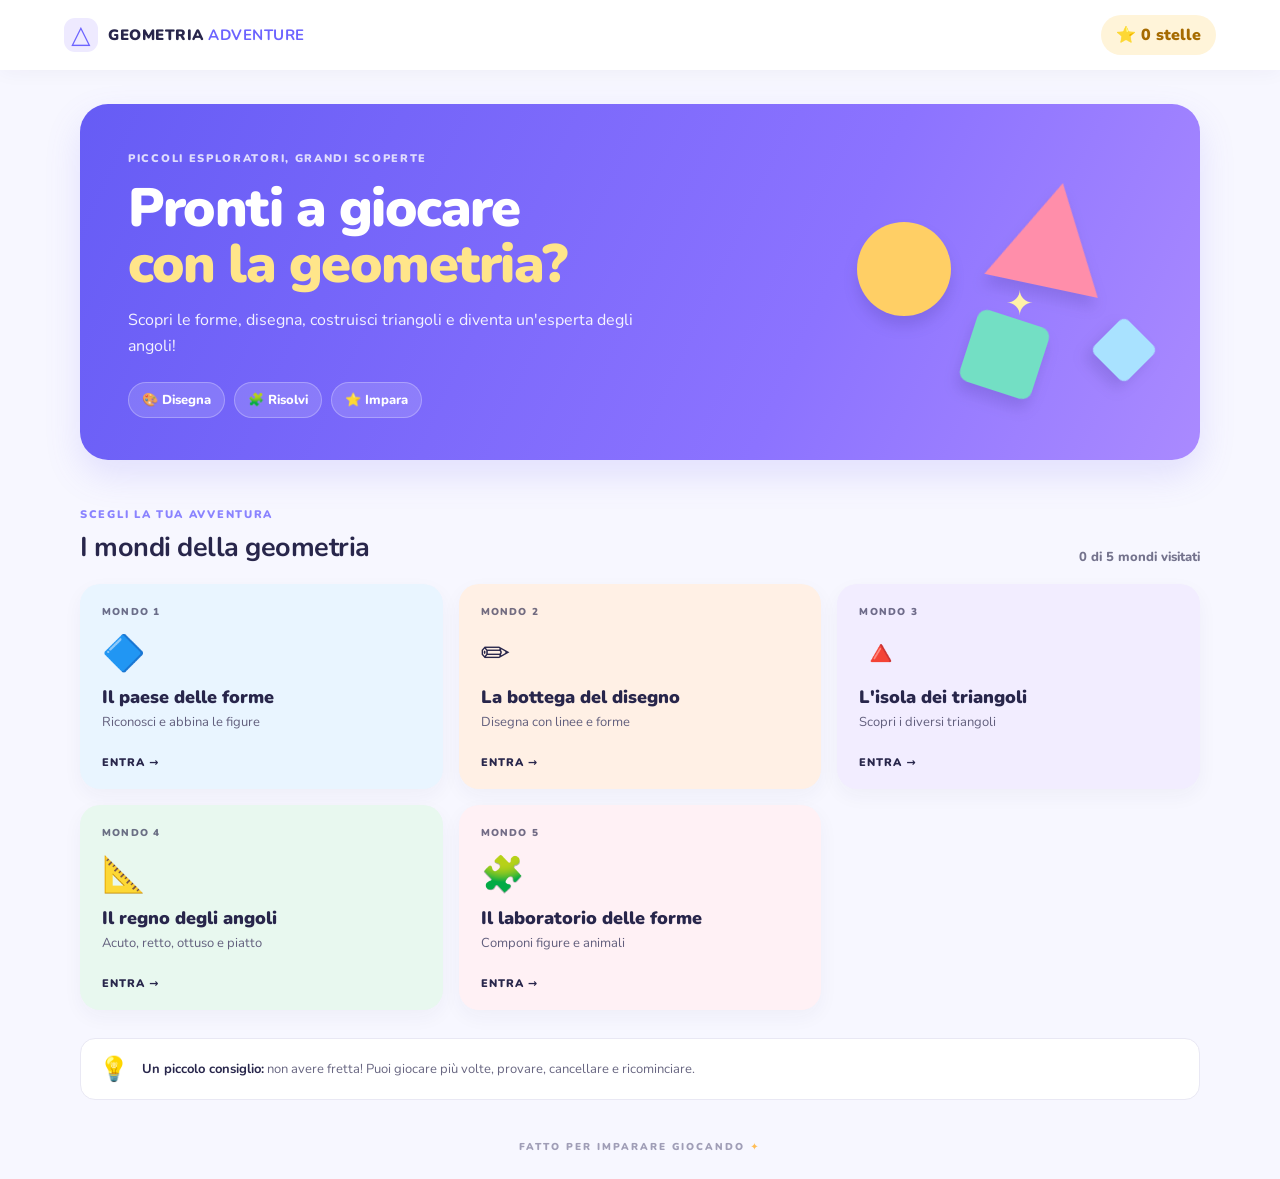
<file: geometria-adventure/index.html>
<!DOCTYPE html>
<html lang="it">
<head>
  <meta charset="UTF-8">
  <meta name="viewport" content="width=device-width, initial-scale=1.0">
  <meta name="theme-color" content="#6c63ff">
  <title>Geometria Adventure</title>
  <link rel="stylesheet" href="style.css">
</head>
<body>
  <header class="topbar">
    <a class="brand" href="#" aria-label="Geometria Adventure, home">
      <span class="brand-mark">△</span><span>GEOMETRIA <b>ADVENTURE</b></span>
    </a>
    <div class="score-pill">⭐ <span id="totalStars">0</span> stelle</div>
  </header>

  <main class="container">
    <section class="hero">
      <div class="hero-copy">
        <span class="eyebrow">PICCOLI ESPLORATORI, GRANDI SCOPERTE</span>
        <h1>Pronti a giocare<br><em>con la geometria?</em></h1>
        <p>Scopri le forme, disegna, costruisci triangoli e diventa un'esperta degli angoli!</p>
        <div class="hero-tags"><span>🎨 Disegna</span><span>🧩 Risolvi</span><span>⭐ Impara</span></div>
      </div>
      <div class="hero-art" aria-hidden="true">
        <div class="shape shape-circle"></div><div class="shape shape-triangle"></div>
        <div class="shape shape-square"></div><div class="shape shape-diamond"></div>
        <div class="hero-spark">✦</div>
      </div>
    </section>

    <section class="worlds-section">
      <div class="section-heading">
        <div><span class="eyebrow">SCEGLI LA TUA AVVENTURA</span><h2>I mondi della geometria</h2></div>
        <span class="progress-label" id="progressLabel">0 di 5 mondi visitati</span>
      </div>
      <div class="world-grid">
        <button class="world-card world-shapes" data-world="shapes">
          <span class="world-number">MONDO 1</span><span class="world-icon">🔷</span>
          <strong>Il paese delle forme</strong><small>Riconosci e abbina le figure</small><span class="world-go">ENTRA →</span>
        </button>
        <button class="world-card world-draw" data-world="draw">
          <span class="world-number">MONDO 2</span><span class="world-icon">✏️</span>
          <strong>La bottega del disegno</strong><small>Disegna con linee e forme</small><span class="world-go">ENTRA →</span>
        </button>
        <button class="world-card world-triangles" data-world="triangles">
          <span class="world-number">MONDO 3</span><span class="world-icon">🔺</span>
          <strong>L'isola dei triangoli</strong><small>Scopri i diversi triangoli</small><span class="world-go">ENTRA →</span>
        </button>
        <button class="world-card world-angles" data-world="angles">
          <span class="world-number">MONDO 4</span><span class="world-icon">📐</span>
          <strong>Il regno degli angoli</strong><small>Acuto, retto, ottuso e piatto</small><span class="world-go">ENTRA →</span>
        </button>
        <button class="world-card world-tangram" data-world="tangram">
          <span class="world-number">MONDO 5</span><span class="world-icon">🧩</span>
          <strong>Il laboratorio delle forme</strong><small>Componi figure e animali</small><span class="world-go">ENTRA →</span>
        </button>
      </div>
    </section>

    <section id="gamePanel" class="game-panel hidden" aria-live="polite">
      <div class="game-top">
        <button id="backHome" class="back-button">← Tutti i mondi</button>
        <div class="game-stars">⭐ <span id="sessionStars">0</span></div>
      </div>
      <div id="gameContent"></div>
    </section>

    <section class="tip-box"><span>💡</span><p><b>Un piccolo consiglio:</b> non avere fretta! Puoi giocare più volte, provare, cancellare e ricominciare.</p></section>
  </main>
  <footer>FATTO PER IMPARARE GIOCANDO <span>✦</span></footer>
  <script src="script.js"></script>
</body>
</html>
</file>
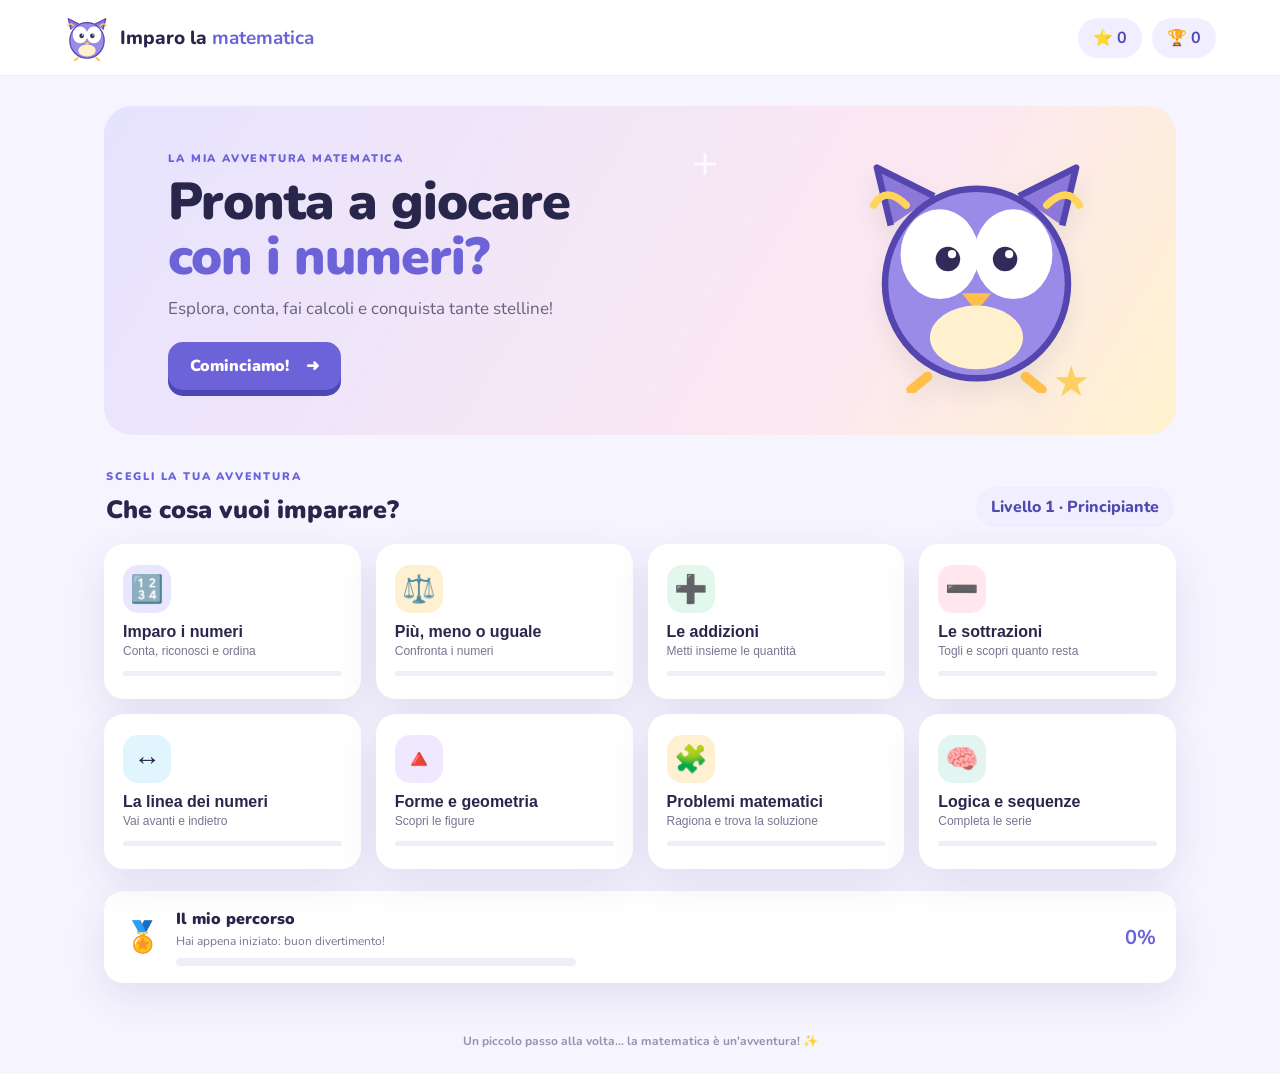
<file: imparo-matematica/index.html>
<!doctype html>
<html lang="it">
<head>
  <meta charset="utf-8">
  <meta name="viewport" content="width=device-width, initial-scale=1">
  <meta name="theme-color" content="#6c63d9">
  <title>Imparo la matematica</title>
  <link rel="stylesheet" href="css/style.css">
</head>
<body>
  <header class="topbar">
    <a class="brand" href="#" aria-label="Torna alla home">
      <img src="images/characters/gufo.svg" alt="" class="brand-mascot">
      <span>Imparo la <b>matematica</b></span>
    </a>
    <div class="top-stats">
      <span class="stat-pill">⭐ <b id="stars-total">0</b></span>
      <span class="stat-pill">🏆 <b id="completed-total">0</b></span>
    </div>
  </header>

  <main class="app-shell">
    <section id="home-screen" class="screen active">
      <div class="hero">
        <div class="hero-copy">
          <p class="eyebrow">LA MIA AVVENTURA MATEMATICA</p>
          <h1>Pronta a giocare<br><span>con i numeri?</span></h1>
          <p class="hero-text">Esplora, conta, fai calcoli e conquista tante stelline!</p>
          <button class="primary-btn" id="start-btn">Cominciamo! <span>➜</span></button>
        </div>
        <img class="hero-image" src="images/characters/gufo.svg" alt="Gufo mascotte con numeri e stelline">
        <div class="hero-decoration decor-one">＋</div><div class="hero-decoration decor-two">★</div>
      </div>

      <div class="section-heading">
        <div><p class="eyebrow">SCEGLI LA TUA AVVENTURA</p><h2>Che cosa vuoi imparare?</h2></div>
        <span class="level-chip" id="current-level">Livello 1 · Principiante</span>
      </div>
      <div class="module-grid" id="module-grid"></div>
      <div class="progress-panel">
        <div class="progress-icon">🏅</div>
        <div class="progress-info"><b>Il mio percorso</b><span id="progress-label">Hai appena iniziato: buon divertimento!</span><div class="progress-track"><div id="overall-progress"></div></div></div>
        <strong id="progress-percent">0%</strong>
      </div>
    </section>

    <section id="game-screen" class="screen">
      <div class="game-nav">
        <button class="back-btn" id="back-btn">← Tutte le avventure</button>
        <div class="game-meta"><span id="game-module-name">Conta e impara</span><span id="game-level">Livello 1</span></div>
      </div>
      <div class="game-card">
        <div class="game-card-top">
          <div class="round-label" id="round-label">SFIDA 1 DI 5</div>
          <div class="round-progress"><div id="round-progress-fill"></div></div>
          <div class="game-stars">⭐ <b id="game-stars">0</b></div>
        </div>
        <div class="question-area">
          <img id="question-image" class="question-image" src="images/objects/stars.svg" alt="">
          <p class="question-hint" id="question-hint">Osserva e scegli la risposta giusta!</p>
          <div class="question" id="question">Quanto fa 2 + 3?</div>
          <div class="visual-count" id="visual-count"></div>
        </div>
        <div class="answer-area" id="answer-area"></div>
        <div class="feedback" id="feedback" aria-live="polite"></div>
        <div class="game-actions">
          <button class="sound-btn" id="read-question-btn">🔊 Ascolta</button>
          <button class="primary-btn next-btn" id="next-btn" disabled>Avanti <span>➜</span></button>
        </div>
      </div>
      <p class="encouragement">Ogni tentativo è un passo avanti. Sei bravissima! 🌈</p>
    </section>

    <section id="result-screen" class="screen">
      <div class="result-card">
        <img src="images/rewards/trophy.svg" alt="" class="trophy-image">
        <p class="eyebrow">AVVENTURA COMPLETATA</p>
        <h1 id="result-title">Bravissima!</h1>
        <p id="result-message">Hai completato la tua sfida.</p>
        <div class="result-score"><span>⭐</span><strong id="result-stars">5</strong><small>stelline conquistate</small></div>
        <div class="result-buttons"><button class="secondary-btn" id="home-result-btn">Torna alla mappa</button><button class="primary-btn" id="again-btn">Gioca ancora ➜</button></div>
      </div>
    </section>
  </main>

  <footer>Un piccolo passo alla volta… la matematica è un'avventura! ✨</footer>
  <script src="js/levels.js"></script>
  <script src="js/games.js"></script>
  <script src="js/progress.js"></script>
  <script src="js/sounds.js"></script>
  <script src="js/app.js"></script>
</body>
</html>
</file>
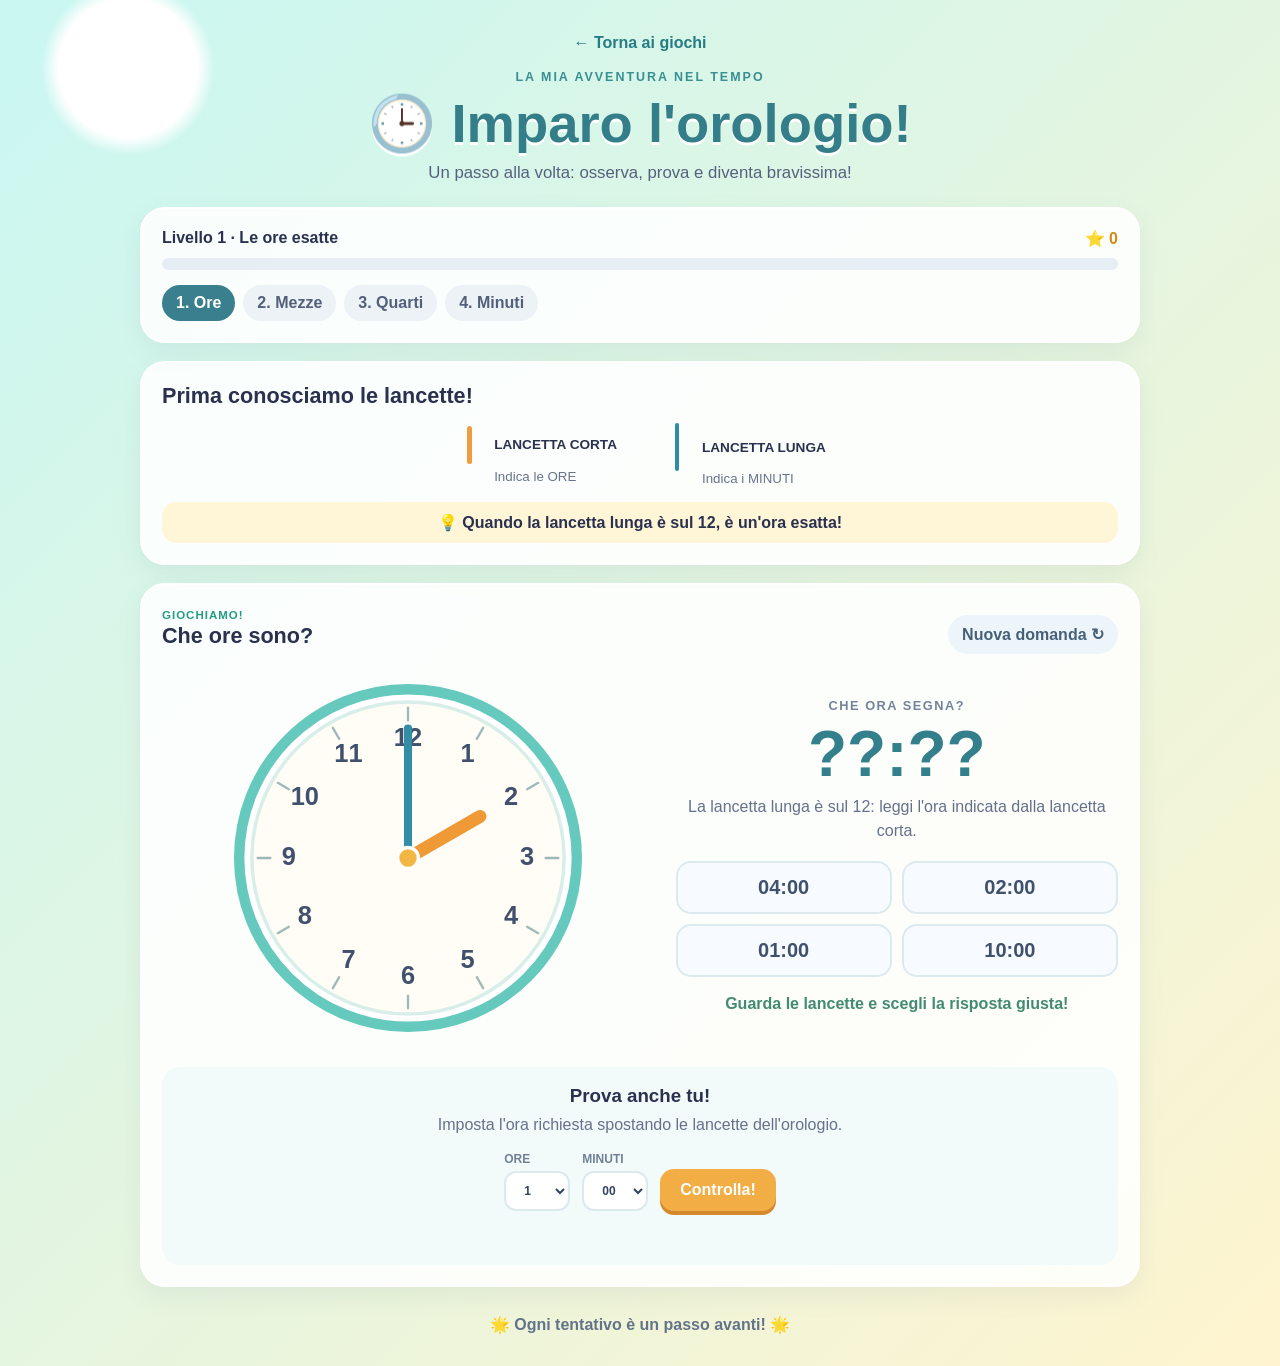
<file: imparo-orologio/index.html>
<!DOCTYPE html>
<html lang="it">
<head>
  <meta charset="UTF-8">
  <meta name="viewport" content="width=device-width, initial-scale=1.0">
  <meta name="theme-color" content="#59c9c0">
  <title>Imparo a leggere l'orologio!</title>
  <link rel="stylesheet" href="style.css">
</head>
<body>
  <main class="app">
    <header class="top">
      <a class="back" href="../index.html">← Torna ai giochi</a>
      <div class="eyebrow">LA MIA AVVENTURA NEL TEMPO</div>
      <h1>🕒 Imparo l'orologio!</h1>
      <p>Un passo alla volta: osserva, prova e diventa bravissima!</p>
    </header>

    <section class="progress-panel">
      <div class="progress-copy"><span id="levelName">Livello 1 · Le ore esatte</span><strong id="score">⭐ 0</strong></div>
      <div class="progress-track"><div id="progressFill"></div></div>
      <nav class="levels" aria-label="Livelli">
        <button class="level active" data-level="0">1. Ore</button>
        <button class="level" data-level="1">2. Mezze</button>
        <button class="level" data-level="2">3. Quarti</button>
        <button class="level" data-level="3">4. Minuti</button>
      </nav>
    </section>

    <section class="lesson">
      <h2>Prima conosciamo le lancette!</h2>
      <div class="hands-explain">
        <div><span class="mini-hand short"></span><b>LANCETTA CORTA</b><small>Indica le ORE</small></div>
        <div><span class="mini-hand long"></span><b>LANCETTA LUNGA</b><small>Indica i MINUTI</small></div>
      </div>
      <p class="tip">💡 Quando la lancetta lunga è sul 12, è un'ora esatta!</p>
    </section>

    <section class="game">
      <div class="game-heading">
        <div><span class="tag">GIOCHIAMO!</span><h2 id="question">Che ore sono?</h2></div>
        <button id="newQuestion" class="soft-button">Nuova domanda ↻</button>
      </div>

      <div class="play-area">
        <div class="clock-wrap">
          <svg id="clock" viewBox="0 0 320 320" role="img" aria-label="Orologio analogico">
            <circle cx="160" cy="160" r="146" class="clock-rim"/>
            <circle cx="160" cy="160" r="135" class="clock-face"/>
            <g id="ticks"></g>
            <g id="numbers"></g>
            <line id="hourHand" x1="160" y1="160" x2="160" y2="92" class="hour-hand"/>
            <line id="minuteHand" x1="160" y1="160" x2="160" y2="48" class="minute-hand"/>
            <circle cx="160" cy="160" r="9" class="pin"/>
          </svg>
        </div>
        <div class="challenge">
          <div class="ask-label" id="askLabel">CHE ORA SEGNA?</div>
          <div class="digital" id="digitalTime">--:--</div>
          <p id="instruction">Guarda le lancette e scegli la risposta giusta.</p>
          <div id="answers" class="answers"></div>
          <div id="feedback" class="feedback" aria-live="polite">Pronta? Tocca la risposta corretta!</div>
        </div>
      </div>
      <div class="set-clock-area">
        <h3 id="setTitle">Prova anche tu!</h3>
        <p id="setInstruction">Imposta l'ora richiesta spostando le lancette dell'orologio.</p>
        <div class="set-controls">
          <label>ORE <select id="setHour"></select></label>
          <label>MINUTI <select id="setMinute"></select></label>
          <button id="checkClock" class="primary">Controlla!</button>
        </div>
        <div id="setFeedback" class="feedback" aria-live="polite"></div>
      </div>
    </section>

    <footer>🌟 Ogni tentativo è un passo avanti! 🌟</footer>
  </main>
  <script src="script.js"></script>
</body>
</html>
</file>
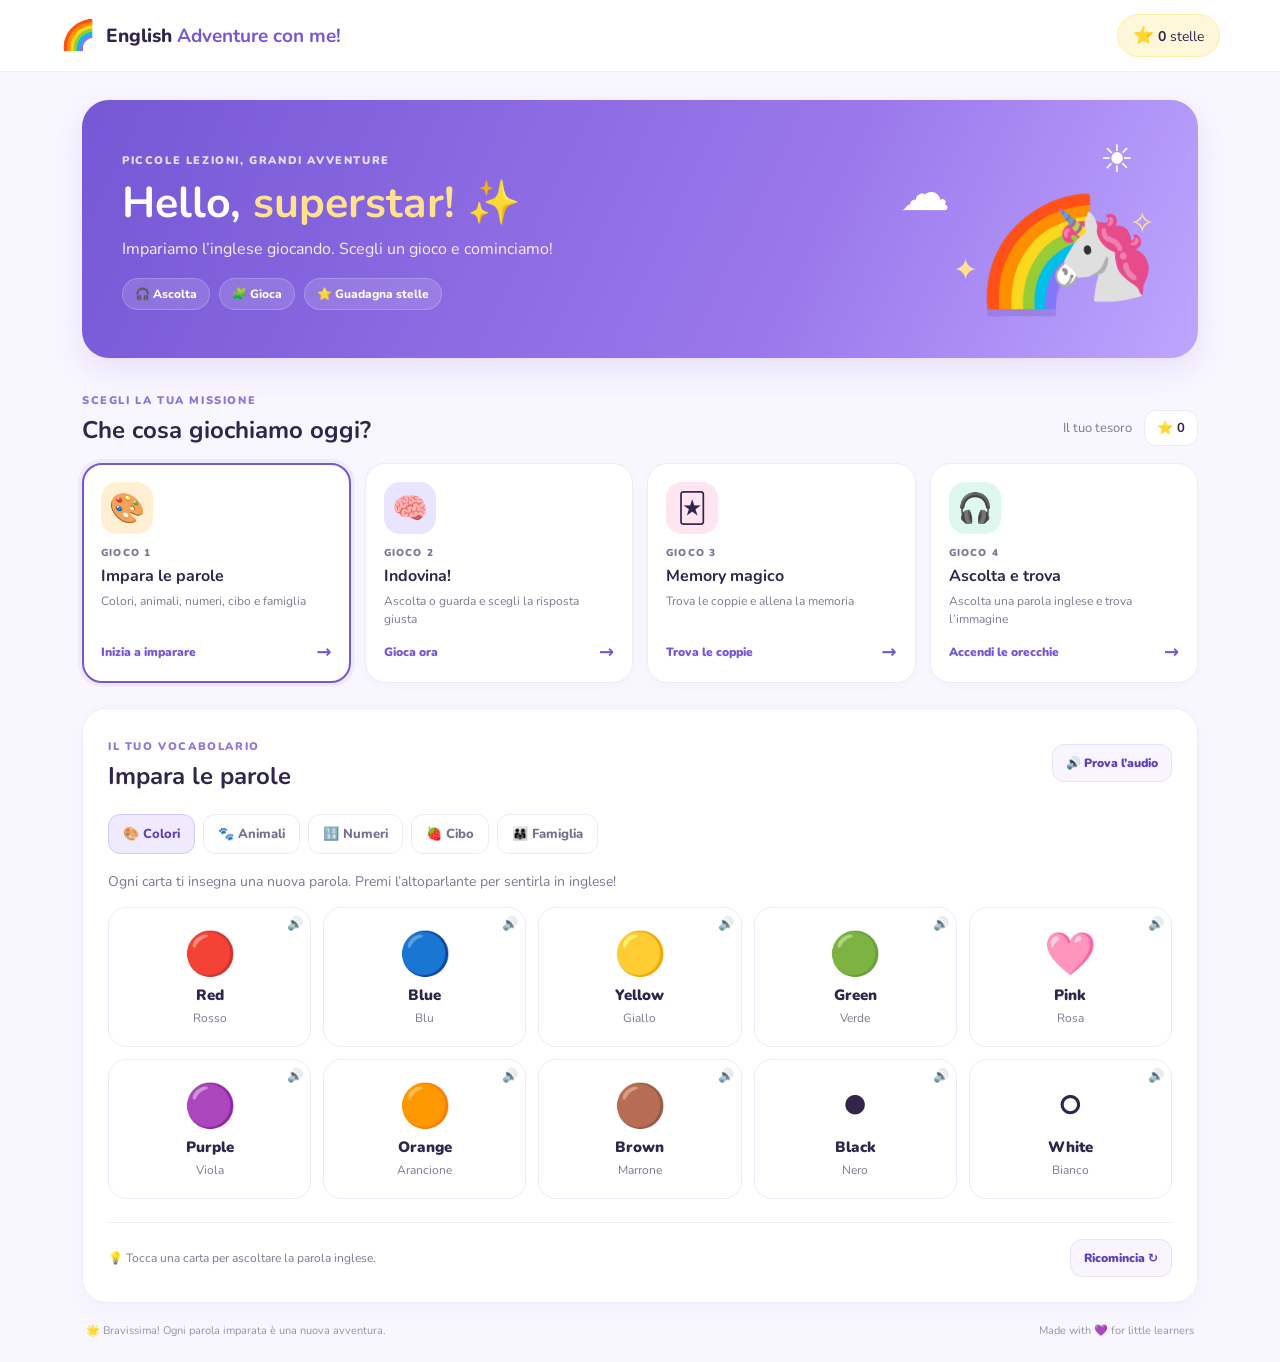
<file: inglese-bambini/index.html>
<!doctype html>
<html lang="it">
<head>
  <meta charset="utf-8">
  <meta name="viewport" content="width=device-width, initial-scale=1">
  <meta name="theme-color" content="#7657d5">
  <title>English Adventure — Impara giocando con me!</title>
  <link rel="stylesheet" href="style.css">
</head>
<body>
  <header class="topbar">
    <a class="brand" href="#" aria-label="English Adventure home"><span class="brand-icon">🌈</span><span>English <b>Adventure con me!</b></span></a>
    <div class="score-pill" aria-live="polite"><span>⭐</span> <b id="totalStars">0</b> stelle</div>
  </header>

  <main class="shell">
    <section class="welcome">
      <div class="welcome-copy">
        <span class="eyebrow">PICCOLE LEZIONI, GRANDI AVVENTURE</span>
        <h1>Hello, <span>superstar!</span> ✨</h1>
        <p>Impariamo l’inglese giocando. Scegli un gioco e cominciamo!</p>
        <div class="welcome-tags"><span>🎧 Ascolta</span><span>🧩 Gioca</span><span>⭐ Guadagna stelle</span></div>
      </div>
      <div class="hero-art" aria-hidden="true"><span class="sun">☀️</span><span class="cloud">☁️</span><span class="rainbow">🌈</span><span class="unicorn">🦄</span><span class="spark s1">✦</span><span class="spark s2">✧</span></div>
    </section>

    <section class="section-heading">
      <div><span class="eyebrow">SCEGLI LA TUA MISSIONE</span><h2>Che cosa giochiamo oggi?</h2></div>
      <div class="progress-mini"><span>Il tuo tesoro</span><b>⭐ <span id="headerStars">0</span></b></div>
    </section>

    <section class="game-grid" aria-label="Giochi">
      <button class="game-card colors selected" data-game="learn">
        <span class="card-emoji">🎨</span><span class="card-label">GIOCO 1</span><h3>Impara le parole</h3><p>Colori, animali, numeri, cibo e famiglia</p><span class="card-action">Inizia a imparare <span>→</span></span>
      </button>
      <button class="game-card quiz" data-game="quiz">
        <span class="card-emoji">🧠</span><span class="card-label">GIOCO 2</span><h3>Indovina!</h3><p>Ascolta o guarda e scegli la risposta giusta</p><span class="card-action">Gioca ora <span>→</span></span>
      </button>
      <button class="game-card memory" data-game="memory">
        <span class="card-emoji">🃏</span><span class="card-label">GIOCO 3</span><h3>Memory magico</h3><p>Trova le coppie e allena la memoria</p><span class="card-action">Trova le coppie <span>→</span></span>
      </button>
      <button class="game-card listen" data-game="listen">
        <span class="card-emoji">🎧</span><span class="card-label">GIOCO 4</span><h3>Ascolta e trova</h3><p>Ascolta una parola inglese e trova l’immagine</p><span class="card-action">Accendi le orecchie <span>→</span></span>
      </button>
    </section>

    <section class="play-area" id="playArea">
      <div class="play-header">
        <div><span class="eyebrow" id="gameEyebrow">IL TUO VOCABOLARIO</span><h2 id="gameTitle">Impara le parole</h2></div>
        <button class="sound-help" id="helpSound" title="Ascolta una parola d'esempio">🔊 Prova l’audio</button>
      </div>
      <div class="category-tabs" id="categoryTabs" aria-label="Categorie">
        <button class="tab active" data-category="colors">🎨 Colori</button>
        <button class="tab" data-category="animals">🐾 Animali</button>
        <button class="tab" data-category="numbers">🔢 Numeri</button>
        <button class="tab" data-category="food">🍓 Cibo</button>
        <button class="tab" data-category="family">👨‍👩‍👧 Famiglia</button>
      </div>
      <div id="gameContent"></div>
      <div class="play-footer"><span>💡 <span id="footerTip">Tocca una carta per ascoltare la parola inglese.</span></span><button class="reset-btn" id="resetGame">Ricomincia ↻</button></div>
    </section>
    <footer><span>🌟 Bravissima! Ogni parola imparata è una nuova avventura.</span><span>Made with 💜 for little learners</span></footer>
  </main>
  <div class="toast" id="toast" role="status" aria-live="polite"></div>
  <script src="app.js"></script>
</body>
</html>
</file>
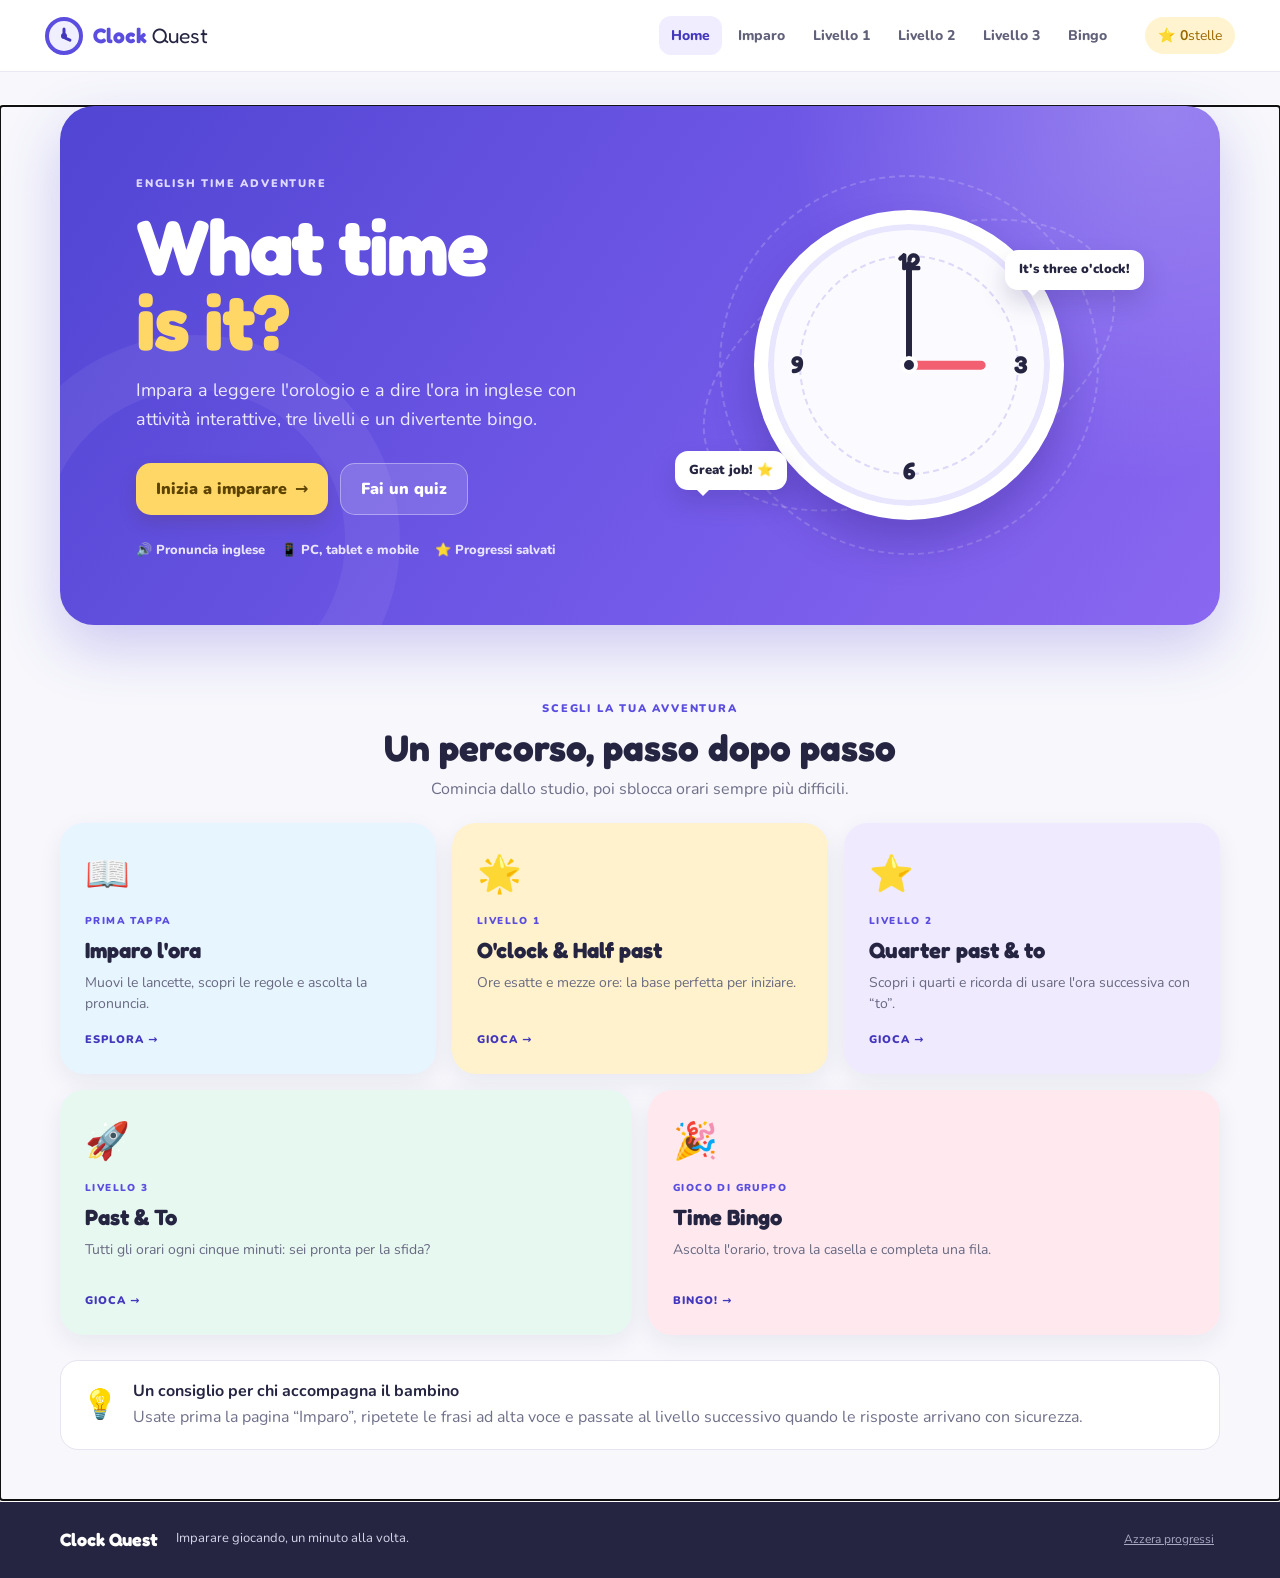
<file: orologio-inglese/index.html>
<!doctype html>
<html lang="it">
<head>
  <meta charset="utf-8">
  <meta name="viewport" content="width=device-width, initial-scale=1">
  <meta name="theme-color" content="#5146d8">
  <meta name="description" content="Webapp didattica per imparare a leggere e dire l'ora in inglese, con orologio interattivo, quiz e bingo.">
  <title>Clock Quest — Impara l'ora in inglese</title>
  <link rel="stylesheet" href="style.css">
</head>
<body>
  <a class="skip-link" href="#mainContent">Vai al contenuto</a>

  <header class="site-header">
    <a class="brand" href="#home" data-route="home" aria-label="Clock Quest, torna alla home">
      <span class="brand-clock" aria-hidden="true"><i></i></span>
      <span><strong>Clock</strong> Quest</span>
    </a>

    <button class="menu-toggle" id="menuToggle" type="button" aria-controls="mainNav" aria-expanded="false">
      <span aria-hidden="true">☰</span><span class="sr-only">Apri il menu</span>
    </button>

    <nav class="main-nav" id="mainNav" aria-label="Navigazione principale">
      <button class="nav-link active" type="button" data-route="home">Home</button>
      <button class="nav-link" type="button" data-route="learn">Imparo</button>
      <button class="nav-link" type="button" data-level="1">Livello 1</button>
      <button class="nav-link" type="button" data-level="2">Livello 2</button>
      <button class="nav-link" type="button" data-level="3">Livello 3</button>
      <button class="nav-link" type="button" data-route="bingo">Bingo</button>
    </nav>

    <div class="stars-pill" title="Stelle totali guadagnate">
      <span aria-hidden="true">⭐</span><strong id="totalStars">0</strong><span class="stars-word"> stelle</span>
    </div>
  </header>

  <main id="mainContent">
    <section class="page active" id="homePage" data-page="home" tabindex="-1">
      <div class="hero shell">
        <div class="hero-copy">
          <span class="eyebrow">ENGLISH TIME ADVENTURE</span>
          <h1>What time<br><em>is it?</em></h1>
          <p>Impara a leggere l'orologio e a dire l'ora in inglese con attività interattive, tre livelli e un divertente bingo.</p>
          <div class="hero-actions">
            <button class="button button-primary" type="button" data-route="learn">Inizia a imparare <span aria-hidden="true">→</span></button>
            <button class="button button-ghost" type="button" data-level="1">Fai un quiz</button>
          </div>
          <ul class="hero-points" aria-label="Caratteristiche">
            <li>🔊 Pronuncia inglese</li>
            <li>📱 PC, tablet e mobile</li>
            <li>⭐ Progressi salvati</li>
          </ul>
        </div>

        <div class="hero-visual" aria-hidden="true">
          <div class="orbit orbit-one"></div>
          <div class="orbit orbit-two"></div>
          <div class="hero-clock">
            <span class="hero-number n12">12</span><span class="hero-number n3">3</span>
            <span class="hero-number n6">6</span><span class="hero-number n9">9</span>
            <span class="hero-hand hero-hour"></span><span class="hero-hand hero-minute"></span><span class="hero-pin"></span>
          </div>
          <span class="speech-bubble bubble-one">It's three o'clock!</span>
          <span class="speech-bubble bubble-two">Great job! ⭐</span>
        </div>
      </div>

      <div class="shell home-content">
        <div class="section-heading centered">
          <span class="eyebrow ink">SCEGLI LA TUA AVVENTURA</span>
          <h2>Un percorso, passo dopo passo</h2>
          <p>Comincia dallo studio, poi sblocca orari sempre più difficili.</p>
        </div>

        <div class="adventure-grid">
          <button class="adventure-card learn-card" type="button" data-route="learn">
            <span class="card-icon" aria-hidden="true">📖</span>
            <span class="card-kicker">PRIMA TAPPA</span>
            <strong>Imparo l'ora</strong>
            <small>Muovi le lancette, scopri le regole e ascolta la pronuncia.</small>
            <span class="card-link">ESPLORA <b aria-hidden="true">→</b></span>
          </button>
          <button class="adventure-card level-one" type="button" data-level="1">
            <span class="card-icon" aria-hidden="true">🌟</span>
            <span class="card-kicker">LIVELLO 1</span>
            <strong>O'clock &amp; Half past</strong>
            <small>Ore esatte e mezze ore: la base perfetta per iniziare.</small>
            <span class="card-link">GIOCA <b aria-hidden="true">→</b></span>
          </button>
          <button class="adventure-card level-two" type="button" data-level="2">
            <span class="card-icon" aria-hidden="true">⭐</span>
            <span class="card-kicker">LIVELLO 2</span>
            <strong>Quarter past &amp; to</strong>
            <small>Scopri i quarti e ricorda di usare l'ora successiva con “to”.</small>
            <span class="card-link">GIOCA <b aria-hidden="true">→</b></span>
          </button>
          <button class="adventure-card level-three" type="button" data-level="3">
            <span class="card-icon" aria-hidden="true">🚀</span>
            <span class="card-kicker">LIVELLO 3</span>
            <strong>Past &amp; To</strong>
            <small>Tutti gli orari ogni cinque minuti: sei pronta per la sfida?</small>
            <span class="card-link">GIOCA <b aria-hidden="true">→</b></span>
          </button>
          <button class="adventure-card bingo-card" type="button" data-route="bingo">
            <span class="card-icon" aria-hidden="true">🎉</span>
            <span class="card-kicker">GIOCO DI GRUPPO</span>
            <strong>Time Bingo</strong>
            <small>Ascolta l'orario, trova la casella e completa una fila.</small>
            <span class="card-link">BINGO! <b aria-hidden="true">→</b></span>
          </button>
        </div>

        <aside class="teacher-note">
          <span aria-hidden="true">💡</span>
          <div><strong>Un consiglio per chi accompagna il bambino</strong><p>Usate prima la pagina “Imparo”, ripetete le frasi ad alta voce e passate al livello successivo quando le risposte arrivano con sicurezza.</p></div>
        </aside>
      </div>
    </section>

    <section class="page" id="learnPage" data-page="learn" tabindex="-1" hidden>
      <div class="page-banner learn-banner">
        <div class="shell">
          <span class="eyebrow">STUDIO INTERATTIVO</span>
          <h1>Imparo a dire l'ora</h1>
          <p>Tocca i numeri o trascina le lancette. Poi ascolta e ripeti la frase.</p>
        </div>
      </div>

      <div class="shell learn-layout">
        <section class="clock-workbench" aria-labelledby="workbenchTitle">
          <div class="workbench-top">
            <div><span class="mini-kicker">OROLOGIO INTERATTIVO</span><h2 id="workbenchTitle">Costruisci un orario</h2></div>
            <div class="hand-switch" role="group" aria-label="Scegli la lancetta da muovere">
              <button type="button" id="selectHour" class="active" aria-pressed="true"><span class="red-dot"></span> Ore</button>
              <button type="button" id="selectMinute" aria-pressed="false"><span class="dark-dot"></span> Minuti</button>
            </div>
          </div>

          <div class="study-zone">
            <div class="clock-large" id="studyClock" aria-label="Orologio interattivo" role="img"></div>
            <div class="study-info">
              <div class="digital-time" id="digitalTime">03:00</div>
              <p class="english-time" id="englishTime">It's three o'clock</p>
              <p class="italian-time" id="italianTime">Sono le tre</p>
              <div class="time-actions">
                <button class="icon-button speak-button" id="speakTime" type="button"><span aria-hidden="true">🔊</span> Ascolta</button>
                <button class="icon-button" id="toggleTranslation" type="button" aria-pressed="true"><span aria-hidden="true">🇮🇹</span> Traduzione</button>
              </div>
              <div class="step-controls" aria-label="Regola la lancetta selezionata">
                <button type="button" id="timeMinus" aria-label="Sposta indietro">−</button>
                <span id="activeHandLabel">Sposto le ore</span>
                <button type="button" id="timePlus" aria-label="Sposta avanti">+</button>
              </div>
              <p class="small-help">Suggerimento: trascina direttamente una lancetta oppure scegli “Ore” o “Minuti” e tocca un numero.</p>
            </div>
          </div>

          <div class="try-times">
            <span>Prova questi orari:</span>
            <div id="exampleTimes" class="time-chip-row"></div>
          </div>
        </section>

        <section class="rules-section" aria-labelledby="rulesTitle">
          <div class="section-heading">
            <div><span class="eyebrow ink">LE 5 REGOLE D'ORO</span><h2 id="rulesTitle">Dall'orologio alla frase</h2></div>
            <p>Ogni scheda contiene una formula e un esempio da ascoltare.</p>
          </div>
          <div class="rule-grid" id="ruleGrid"></div>
        </section>

        <div class="next-step-panel">
          <div><span aria-hidden="true">🌟</span><strong>Hai esplorato tutte le regole?</strong><p>Metti alla prova ciò che hai imparato con le ore esatte e le mezze ore.</p></div>
          <button class="button button-primary" type="button" data-level="1">Vai al Livello 1 →</button>
        </div>
      </div>
    </section>

    <section class="page" id="quizPage" data-page="quiz" tabindex="-1" hidden>
      <div class="page-banner quiz-banner">
        <div class="shell quiz-banner-inner">
          <div>
            <span class="eyebrow" id="quizKicker">LIVELLO 1</span>
            <h1 id="quizTitle">O'clock &amp; Half past</h1>
            <p id="quizDescription">Ore esatte e mezze ore.</p>
          </div>
          <div class="best-score"><span>🏆 Miglior risultato</span><strong id="bestScore">—</strong></div>
        </div>
      </div>

      <div class="shell quiz-shell">
        <div class="quiz-toolbar">
          <div class="mode-picker" role="group" aria-label="Modalità del quiz">
            <button type="button" data-quiz-mode="clock" class="active">🕒 Orologio → frase</button>
            <button type="button" data-quiz-mode="phrase">💬 Frase → orologio</button>
            <button type="button" data-quiz-mode="mixed">🔀 Misto</button>
          </div>
          <div class="quiz-score"><span>Risposte corrette</span><strong><span id="quizScore">0</span>/<span id="quizAnswered">0</span></strong></div>
        </div>

        <div class="progress-track" aria-label="Avanzamento del quiz"><span id="quizProgress"></span></div>

        <section class="quiz-card" id="quizCard" aria-live="polite">
          <div class="question-count" id="questionCount">DOMANDA 1 DI 10</div>
          <h2 id="questionPrompt">Che ora indica l'orologio?</h2>
          <div id="questionVisual" class="question-visual"></div>
          <div id="answerOptions" class="answer-grid"></div>
          <div id="quizFeedback" class="quiz-feedback" role="status"></div>
          <button class="button button-primary next-question" id="nextQuestion" type="button" hidden>Prossima domanda →</button>
        </section>

        <section class="results-card" id="resultsCard" hidden aria-live="polite">
          <div class="result-medal" id="resultMedal">🏆</div>
          <span class="eyebrow ink">MISSIONE COMPLETATA</span>
          <h2 id="resultTitle">Bravissima!</h2>
          <p id="resultText"></p>
          <div class="result-score"><strong id="finalScore">0/10</strong><span>risposte corrette</span></div>
          <div class="result-actions">
            <button class="button button-primary" id="replayQuiz" type="button">Gioca ancora</button>
            <button class="button button-ghost dark" id="nextLevel" type="button">Livello successivo →</button>
          </div>
        </section>
      </div>
    </section>

    <section class="page" id="bingoPage" data-page="bingo" tabindex="-1" hidden>
      <div class="page-banner bingo-banner">
        <div class="shell">
          <span class="eyebrow">ASCOLTA, TROVA, VINCI</span>
          <h1>Time Bingo!</h1>
          <p>Ascolta l'orario in inglese, trova la casella giusta e completa una fila di tre.</p>
        </div>
      </div>

      <div class="shell bingo-layout">
        <section class="caller-panel">
          <span class="mini-kicker">L'ORARIO CHIAMATO</span>
          <div class="caller-clock" id="callerClock"></div>
          <p id="calledPhrase" class="called-phrase">Premi il pulsante per cominciare!</p>
          <p id="calledTranslation" class="called-translation"></p>
          <button class="button button-primary call-button" id="callTime" type="button"><span aria-hidden="true">📢</span> Chiama un orario</button>
          <button class="text-button" id="repeatCall" type="button" disabled>🔊 Ripeti l'ultimo orario</button>
          <div class="bingo-level">
            <label for="bingoDifficulty">Difficoltà della scheda</label>
            <select id="bingoDifficulty">
              <option value="1">Livello 1 · Ore e mezze</option>
              <option value="2">Livello 2 · Anche i quarti</option>
              <option value="3" selected>Livello 3 · Ogni 5 minuti</option>
            </select>
          </div>
        </section>

        <section class="bingo-card-panel" aria-labelledby="bingoCardTitle">
          <div class="bingo-card-head">
            <div><span class="mini-kicker">LA TUA SCHEDA</span><h2 id="bingoCardTitle">Trova tre caselle in fila</h2></div>
            <div class="bingo-tools">
              <button type="button" id="newBingo">↻ Nuova</button>
              <button type="button" id="printBingo">🖨 Stampa</button>
            </div>
          </div>
          <div class="bingo-grid" id="bingoGrid"></div>
          <p class="bingo-help">Puoi segnare una casella solo dopo che il suo orario è stato chiamato.</p>
          <div id="bingoMessage" class="bingo-message" role="status"></div>
        </section>

        <aside class="called-history">
          <span class="mini-kicker">CRONOLOGIA</span>
          <h2>Orari già chiamati</h2>
          <div id="calledHistory" class="history-list"><p class="empty-history">Nessun orario chiamato.</p></div>
        </aside>
      </div>
    </section>
  </main>

  <footer class="site-footer">
    <div class="shell"><span>Clock Quest</span><p>Imparare giocando, un minuto alla volta.</p><button type="button" id="resetProgress">Azzera progressi</button></div>
  </footer>

  <div class="toast" id="toast" role="status" aria-live="polite"></div>
  <div class="confetti" id="confetti" aria-hidden="true"></div>

  <script src="script.js"></script>
</body>
</html>
</file>
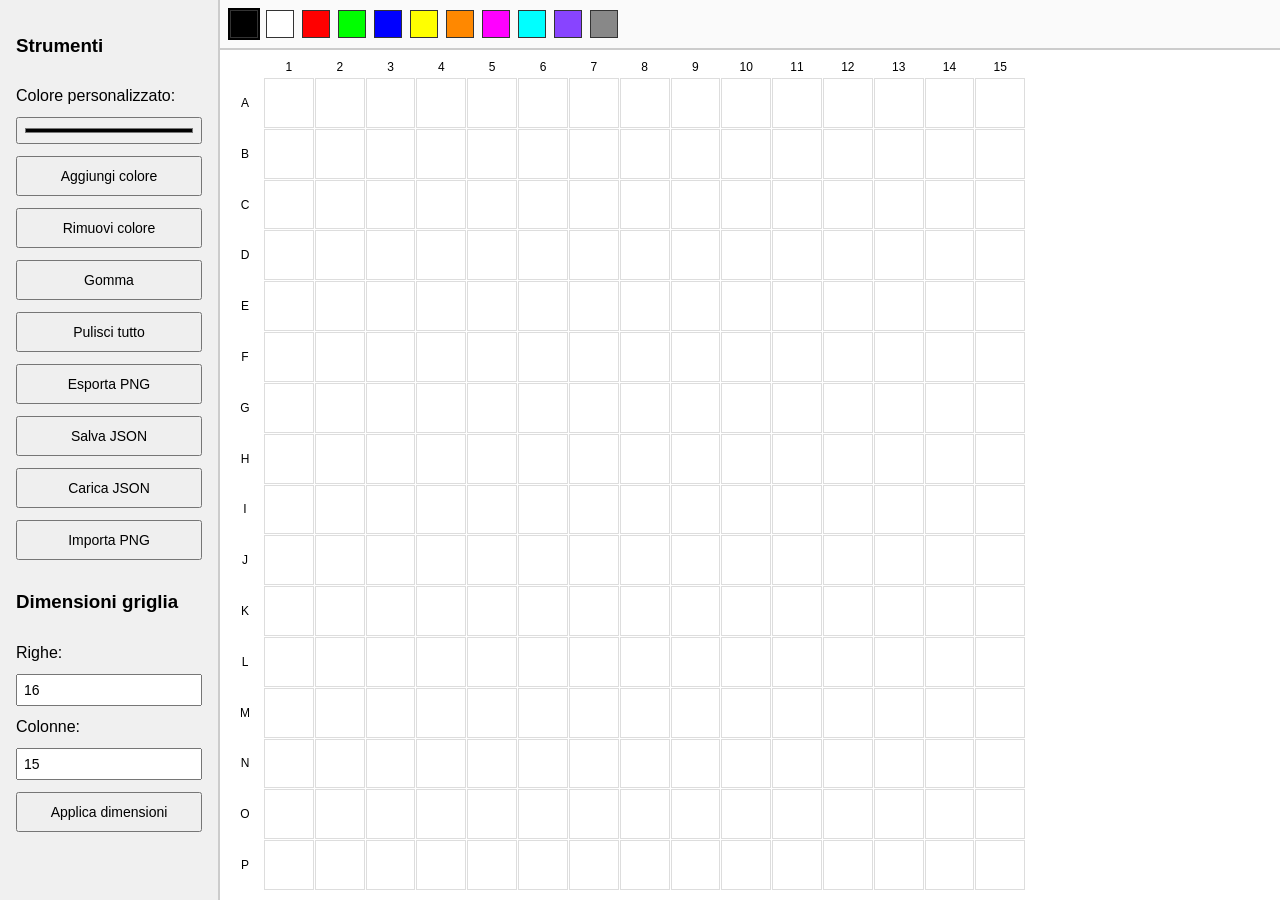
<file: pixelart/index.html>
<!DOCTYPE html>
<html lang="it">
<head>
<meta charset="UTF-8">
<meta name="viewport" content="width=device-width, initial-scale=1.0">
<title>Divertiti con Pixel Art </title>

<style>
* {
  box-sizing: border-box;
}

body {
  margin: 0;
  font-family: sans-serif;
  display: grid;
  grid-template-columns: 220px minmax(0, 1fr);
  height: 100vh;
  overflow: hidden;
}

/* COLONNA SINISTRA */

.sidebar {
  background: #f0f0f0;
  padding: 16px;
  display: flex;
  flex-direction: column;
  gap: 12px;
  border-right: 2px solid #ccc;
  overflow-y: auto;
  min-height: 0;
}

button {
  padding: 10px;
  font-size: 14px;
  cursor: pointer;
  width: 100%;
}

input[type="color"],
input[type="number"] {
  width: 100%;
  padding: 6px;
  font-size: 14px;
}

/* AREA PRINCIPALE */

.main {
  display: flex;
  flex-direction: column;
  height: 100%;
  min-width: 0;
  min-height: 0;
  overflow: hidden;
}

/* PALETTE */

.palette {
  display: flex;
  gap: 8px;
  flex-wrap: wrap;
  padding: 10px;
  background: #fafafa;
  border-bottom: 2px solid #ccc;
  flex: none;
}

.color-swatch {
  width: 28px;
  height: 28px;
  border: 1px solid #333;
  cursor: pointer;
  flex: none;
}

.selected {
  outline: 2px solid black;
}

/* CONTENITORE GRIGLIA */

.grid-container {
  flex: 1;
  min-height: 0;
  min-width: 0;
  overflow: auto;
  padding: 10px;
  display: flex;
  flex-direction: column;
}

/* ETICHETTE SUPERIORI */

.labels-top {
  display: grid;
  gap: 1px;
  margin-left: 34px;
  margin-bottom: 4px;
  flex: none;
  text-align: center;
  font-size: 12px;
}

/* CONTENITORE GRIGLIA E LETTERE */

.grid-wrapper {
  display: flex;
  flex: 1;
  min-height: 0;
  min-width: 0;
  align-items: center;
  overflow: auto;
}

/* LETTERE LATERALI */

.labels-left {
  display: grid;
  grid-template-rows: repeat(16, 1fr);
  gap: 1px;
  width: 30px;
  flex: none;
  margin-right: 4px;
  text-align: center;
  align-items: center;
  font-size: 12px;
}

/* GRIGLIA */

.grid {
  display: grid;
  gap: 1px;
  flex: none;
  align-content: start;
}

/* SINGOLO PIXEL */

.pixel {
  background-color: #ffffff;
  border: 1px solid #ddd;
  cursor: pointer;
  width: 100%;
  height: 100%;
  min-width: 0;
  min-height: 0;
}
</style>
</head>

<body>

<!-- COLONNA SINISTRA -->

<div class="sidebar">

  <h3>Strumenti</h3>

  <label>Colore personalizzato:</label>
  <input type="color" id="customColor">

  <button id="addColor">Aggiungi colore</button>
  <button id="removeColor">Rimuovi colore</button>

  <button id="eraser">Gomma</button>
  <button id="clearAll">Pulisci tutto</button>

  <button id="export">Esporta PNG</button>

  <button id="save">Salva JSON</button>
  <button id="load">Carica JSON</button>
  <input type="file" id="loadFile" accept=".json" style="display:none">

  <button id="importPNG">Importa PNG</button>
  <input type="file" id="pngFile" accept="image/png" style="display:none">

  <h3>Dimensioni griglia</h3>

  <label>Righe:</label>
  <input type="number" id="rowsInput" min="1" value="16">

  <label>Colonne:</label>
  <input type="number" id="colsInput" min="1" value="15">

  <button id="applySize">Applica dimensioni</button>

</div>

<!-- AREA PRINCIPALE -->

<div class="main">

  <!-- PALETTE -->

  <div class="palette" id="palette"></div>

  <!-- GRIGLIA -->

  <div class="grid-container">

    <div class="labels-top" id="colLabels"></div>

    <div class="grid-wrapper">

      <div class="labels-left" id="rowLabels"></div>

      <div class="grid" id="grid"></div>

    </div>

  </div>

</div>

<script>

// ======================================
// VARIABILI
// ======================================

let rows = 16;
let cols = 15;

const letters = "ABCDEFGHIJKLMNOPQRSTUVWXYZ";

const baseColors = [
  "#000000", "#ffffff", "#ff0000", "#00ff00",
  "#0000ff", "#ffff00", "#ff8800", "#ff00ff",
  "#00ffff", "#8844ff", "#888888"
];

let colors = [...baseColors];
let currentColor = colors[0];
let mouseDown = false;

const paletteEl = document.getElementById("palette");
const gridEl = document.getElementById("grid");
const colLabelsEl = document.getElementById("colLabels");
const rowLabelsEl = document.getElementById("rowLabels");
const wrapperEl = document.querySelector(".grid-wrapper");


// ======================================
// ADATTAMENTO AUTOMATICO DELLA GRIGLIA
// ======================================

function fitGrid() {

  const availableWidth =
    wrapperEl.clientWidth - 34;

  const availableHeight =
    wrapperEl.clientHeight;

  if (availableWidth <= 0 || availableHeight <= 0) {
    return;
  }

  // Considera anche gli spazi tra i quadratini
  const gap = 1;

  const cellWidth =
    (availableWidth - (cols - 1) * gap) / cols;

  const cellHeight =
    (availableHeight - (rows - 1) * gap) / rows;

  // Mantiene sempre i quadratini perfettamente quadrati
  const cellSize = Math.min(cellWidth, cellHeight);

  const gridWidth =
    cols * cellSize + (cols - 1) * gap;

  const gridHeight =
    rows * cellSize + (rows - 1) * gap;

  // Dimensioni della griglia
  gridEl.style.width = gridWidth + "px";
  gridEl.style.height = gridHeight + "px";

  gridEl.style.gridTemplateColumns =
    `repeat(${cols}, ${cellSize}px)`;

  gridEl.style.gridTemplateRows =
    `repeat(${rows}, ${cellSize}px)`;

  // Allineamento etichette laterali
  rowLabelsEl.style.height = gridHeight + "px";

  rowLabelsEl.style.gridTemplateRows =
    `repeat(${rows}, ${cellSize}px)`;

  // Allineamento etichette superiori
  colLabelsEl.style.width = gridWidth + "px";

  colLabelsEl.style.gridTemplateColumns =
    `repeat(${cols}, ${cellSize}px)`;
}


// Osserva automaticamente i cambiamenti
// delle dimensioni della finestra

const resizeObserver = new ResizeObserver(() => {
  fitGrid();
});

resizeObserver.observe(wrapperEl);


// ======================================
// PALETTE COLORI
// ======================================

function renderPalette() {

  paletteEl.innerHTML = "";

  colors.forEach(color => {

    const swatch = document.createElement("div");

    swatch.className = "color-swatch";
    swatch.style.backgroundColor = color;

    swatch.addEventListener("click", () => {

      currentColor = color;

      document.querySelectorAll(".color-swatch")
        .forEach(el => el.classList.remove("selected"));

      swatch.classList.add("selected");

    });

    paletteEl.appendChild(swatch);

  });

  if (paletteEl.firstChild) {
    paletteEl.firstChild.classList.add("selected");
  }

}


// ======================================
// ETICHETTE
// ======================================

function renderLabels() {

  // NUMERI SUPERIORI

  colLabelsEl.style.gridTemplateColumns =
    `repeat(${cols}, 1fr)`;

  colLabelsEl.innerHTML = "";

  for (let c = 1; c <= cols; c++) {

    const label = document.createElement("div");

    label.textContent = c;

    colLabelsEl.appendChild(label);

  }

  // LETTERE LATERALI

  rowLabelsEl.style.gridTemplateRows =
    `repeat(${rows}, 1fr)`;

  rowLabelsEl.innerHTML = "";

  for (let r = 0; r < rows; r++) {

    const label = document.createElement("div");

    label.textContent = letters[r] || r + 1;

    rowLabelsEl.appendChild(label);

  }

}


// ======================================
// CREAZIONE GRIGLIA
// ======================================

function createGrid() {

  gridEl.innerHTML = "";

  for (let r = 0; r < rows; r++) {

    for (let c = 0; c < cols; c++) {

      const pixel = document.createElement("div");

      pixel.className = "pixel";

      // Disegna con il mouse

      pixel.addEventListener("mousedown", () => {

        pixel.style.backgroundColor = currentColor;

      });

      // Disegna trascinando il mouse

      pixel.addEventListener("mouseover", () => {

        if (mouseDown) {
          pixel.style.backgroundColor = currentColor;
        }

      });

      gridEl.appendChild(pixel);

    }

  }

  fitGrid();

}


// ======================================
// INIZIALIZZAZIONE
// ======================================

renderPalette();
renderLabels();
createGrid();


// Gestione mouse

document.body.addEventListener("mousedown", () => {
  mouseDown = true;
});

document.body.addEventListener("mouseup", () => {
  mouseDown = false;
});

document.body.addEventListener("mouseleave", () => {
  mouseDown = false;
});


// ======================================
// GOMMA
// ======================================

document.getElementById("eraser")
.addEventListener("click", () => {

  currentColor = "#ffffff";

  document.querySelectorAll(".color-swatch")
    .forEach(el => el.classList.remove("selected"));

});


// ======================================
// AGGIUNGI COLORE
// ======================================

document.getElementById("addColor")
.addEventListener("click", () => {

  const newColor =
    document.getElementById("customColor").value;

  if (!colors.includes(newColor)) {
    colors.push(newColor);
  }

  currentColor = newColor;

  renderPalette();

  const swatches =
    document.querySelectorAll(".color-swatch");

  swatches.forEach(el => {
    el.classList.remove("selected");

    if (el.style.backgroundColor ===
        document.createElement("div").style.backgroundColor) {
      // Nessuna operazione
    }
  });

  const selected = [...swatches].find(el => {
    const temp = document.createElement("div");
    temp.style.backgroundColor = newColor;
    return el.style.backgroundColor === temp.style.backgroundColor;
  });

  if (selected) selected.classList.add("selected");

});


// ======================================
// RIMUOVI COLORE
// ======================================

document.getElementById("removeColor")
.addEventListener("click", () => {

  if (baseColors.includes(currentColor)) {

    alert("Questo colore fa parte della palette base e non può essere eliminato.");

    return;

  }

  colors = colors.filter(c => c !== currentColor);

  currentColor = colors[0];

  renderPalette();

});


// ======================================
// PULISCI TUTTO
// ======================================

document.getElementById("clearAll")
.addEventListener("click", () => {

  document.querySelectorAll(".pixel")
    .forEach(p => p.style.backgroundColor = "#ffffff");

});


// ======================================
// ESPORTA PNG
// ======================================

document.getElementById("export")
.addEventListener("click", () => {

  const canvas = document.createElement("canvas");

  canvas.width = cols * 20;
  canvas.height = rows * 20;

  const ctx = canvas.getContext("2d");

  const pixels = document.querySelectorAll(".pixel");

  let index = 0;

  for (let r = 0; r < rows; r++) {

    for (let c = 0; c < cols; c++) {

      const color =
        pixels[index].style.backgroundColor || "#ffffff";

      ctx.fillStyle = color;

      ctx.fillRect(c * 20, r * 20, 20, 20);

      index++;

    }

  }

  const link = document.createElement("a");

  link.download = "pixel-art.png";
  link.href = canvas.toDataURL();

  link.click();

});


// ======================================
// SALVA JSON
// ======================================

document.getElementById("save")
.addEventListener("click", () => {

  const pixels = [...document.querySelectorAll(".pixel")]
    .map(p => p.style.backgroundColor);

  const data = {
    rows,
    cols,
    pixels
  };

  const blob = new Blob(
    [JSON.stringify(data)],
    { type: "application/json" }
  );

  const link = document.createElement("a");

  link.download = "pixel-art.json";
  link.href = URL.createObjectURL(blob);

  link.click();

  URL.revokeObjectURL(link.href);

});


// ======================================
// CARICA JSON
// ======================================

document.getElementById("load")
.addEventListener("click", () => {

  document.getElementById("loadFile").click();

});


document.getElementById("loadFile")
.addEventListener("change", e => {

  const file = e.target.files[0];

  if (!file) return;

  const reader = new FileReader();

  reader.onload = () => {

    try {

      const data = JSON.parse(reader.result);

      if (!Number.isInteger(data.rows) ||
          !Number.isInteger(data.cols) ||
          !Array.isArray(data.pixels) ||
          data.pixels.length !== data.rows * data.cols) {
        throw new Error("File non valido");
      }

      rows = data.rows;
      cols = data.cols;

      document.getElementById("rowsInput").value = rows;
      document.getElementById("colsInput").value = cols;

      renderLabels();
      createGrid();

      const pixels = document.querySelectorAll(".pixel");

      data.pixels.forEach((color, i) => {
        pixels[i].style.backgroundColor = color || "#ffffff";
      });

    } catch (error) {

      alert("Impossibile caricare il file JSON.");

    }

  };

  reader.readAsText(file);

  e.target.value = "";

});


// ======================================
// IMPORTA PNG
// ======================================

document.getElementById("importPNG")
.addEventListener("click", () => {

  document.getElementById("pngFile").click();

});


document.getElementById("pngFile")
.addEventListener("change", e => {

  const file = e.target.files[0];

  if (!file) return;

  const img = new Image();

  img.onload = () => {

    const canvas = document.createElement("canvas");

    canvas.width = cols;
    canvas.height = rows;

    const ctx = canvas.getContext("2d");

    ctx.drawImage(img, 0, 0, cols, rows);

    const pixels = document.querySelectorAll(".pixel");

    let index = 0;

    for (let r = 0; r < rows; r++) {

      for (let c = 0; c < cols; c++) {

        const data = ctx.getImageData(c, r, 1, 1).data;

        const color =
          `rgb(${data[0]},${data[1]},${data[2]})`;

        pixels[index].style.backgroundColor = color;

        index++;

      }

    }

    URL.revokeObjectURL(img.src);

  };

  img.src = URL.createObjectURL(file);

  e.target.value = "";

});


// ======================================
// CAMBIO DIMENSIONI GRIGLIA
// ======================================

document.getElementById("applySize")
.addEventListener("click", () => {

  const newRows =
    parseInt(document.getElementById("rowsInput").value);

  const newCols =
    parseInt(document.getElementById("colsInput").value);

  if (!Number.isInteger(newRows) ||
      !Number.isInteger(newCols) ||
      newRows < 1 || newCols < 1 ||
      newRows > 200 || newCols > 200) {

    alert("Inserisci un numero di righe e colonne compreso tra 1 e 200.");

    return;

  }

  rows = newRows;
  cols = newCols;

  renderLabels();
  createGrid();

});


// ======================================
// RIDIMENSIONAMENTO FINESTRA
// ======================================

window.addEventListener("resize", fitGrid);

</script>

</body>
</html>
</file>
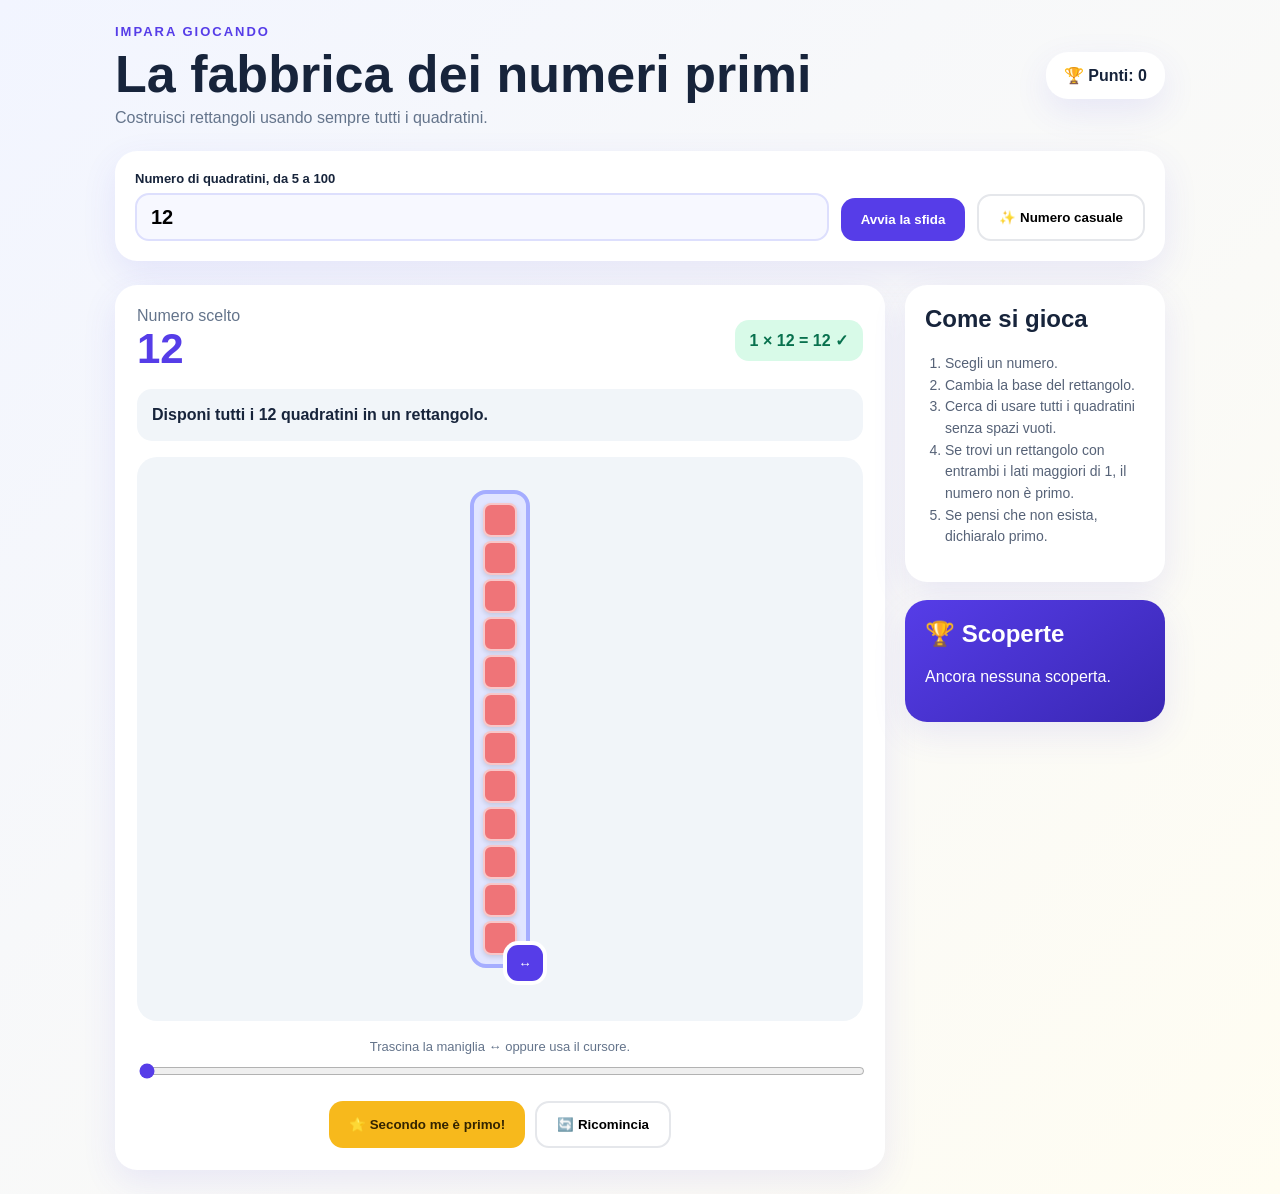
<file: primi/index.html>
<!DOCTYPE html>
<html lang="it">
<head>
<meta charset="UTF-8">
<meta name="viewport" content="width=device-width,initial-scale=1.0">
<title>La fabbrica dei numeri primi</title>
<style>
:root{--p:#563de8;--txt:#17243b;--cell:34px}*{box-sizing:border-box}body{margin:0;padding:24px;font-family:Arial,sans-serif;color:var(--txt);background:linear-gradient(135deg,#f2f5ff,#fffdf2);min-height:100vh}.app{max-width:1050px;margin:auto}header{display:flex;justify-content:space-between;align-items:center;gap:20px}h1{font-size:clamp(30px,5vw,52px);margin:5px 0}.tag{color:var(--p);font-weight:800;font-size:13px;letter-spacing:2px}.sub{color:#64748b}.score,.card{background:#fff;border-radius:22px;box-shadow:0 12px 35px #4f46e51a}.score{padding:14px 18px;font-weight:800}.controls{display:grid;grid-template-columns:1fr auto auto;gap:12px;align-items:end;padding:20px;margin:24px 0}label{display:block;font-size:13px;font-weight:800;margin-bottom:7px}input[type=number]{width:100%;height:48px;padding:0 14px;border:2px solid #dddffd;border-radius:14px;font-size:20px;font-weight:800;background:#f7f8ff}.btn{border:0;border-radius:14px;padding:14px 20px;font-weight:800;cursor:pointer}.primary{background:var(--p);color:#fff}.secondary{background:#fff;border:2px solid #e5e7eb}.prime{background:#f7b91c;color:#332400}.layout{display:grid;grid-template-columns:1fr 260px;gap:20px}.game{padding:22px}.top{display:flex;justify-content:space-between;align-items:center}.chosen{font-size:42px;font-weight:900;color:var(--p)}.calc{font-weight:900;background:#d8fae8;color:#08714e;padding:11px 15px;border-radius:14px}.calc.bad{background:#fff1bd;color:#875800}.msg{margin:16px 0;padding:15px;border-radius:15px;background:#f1f5f9;font-weight:800;line-height:1.4}.msg.ok{background:#d6f8e6;color:#076244}.msg.warn{background:#fff1bd;color:#805400}.msg.err{background:#ffe1e1;color:#9a2727}.viewport{overflow:auto;min-height:180px;background:#f1f5f9;border-radius:20px;padding:28px}.center{width:max-content;min-width:100%;display:flex;justify-content:center;padding:5px 20px 25px}.grid{position:relative;display:grid;gap:4px;padding:9px;background:#e1e5ff;border:4px solid #a5adff;border-radius:16px;width:max-content;touch-action:none}.grid.good{background:#d6f8e9;border-color:#62d3a7}.grid.bad{background:#fff2c3;border-color:#efc35e}.cell,.empty{width:var(--cell);height:var(--cell);border-radius:8px}.cell{background:#ef7478;border:2px solid #fff9;box-shadow:0 2px 5px #0002}.empty{border:2px dashed #a86c0066;background:#fff7}.handle{position:absolute;right:-17px;bottom:-17px;width:36px;height:36px;border:0;border-radius:11px;background:var(--p);color:#fff;box-shadow:0 0 0 4px #fff;cursor:ew-resize;touch-action:none;font-weight:900}.slider{width:100%;accent-color:var(--p)}.hint{text-align:center;color:#64748b;font-size:13px;margin:18px 0 7px}.actions{display:flex;justify-content:center;gap:10px;margin-top:18px;flex-wrap:wrap}.side{padding:20px;margin-bottom:18px}.side h2{margin-top:0}.side ol{padding-left:20px;color:#566277;font-size:14px;line-height:1.55}.discoveries{background:linear-gradient(145deg,#563de8,#3927b3);color:#fff}.badges{display:flex;flex-wrap:wrap;gap:8px}.badge{padding:8px 10px;background:#ffffff22;border-radius:10px;font-weight:800}#confetti{position:fixed;inset:0;pointer-events:none;overflow:hidden}.conf{position:absolute;top:-20px;width:10px;height:16px;animation:fall 3s linear forwards}@keyframes fall{to{transform:translateY(110vh) rotate(720deg)}}@media(max-width:800px){.layout{grid-template-columns:1fr}.controls{grid-template-columns:1fr}header{align-items:flex-start;flex-direction:column}}@media(max-width:550px){body{padding:12px}.game{padding:15px}.viewport{padding:20px 4px}:root{--cell:30px}.btn{width:100%}}
</style>
</head>
<body>
<div id="confetti"></div>
<div class="app">
<header><div><div class="tag">IMPARA GIOCANDO</div><h1>La fabbrica dei numeri primi</h1><div class="sub">Costruisci rettangoli usando sempre tutti i quadratini.</div></div><div class="score">🏆 Punti: <span id="score">0</span></div></header>

<div class="card controls">
    <div>
        <label for="number">Numero di quadratini, da 5 a 100</label>
        <input id="number" type="number" min="5" max="100" value="12">
    </div>
    <button class="btn primary" id="start">Avvia la sfida</button>
    <button class="btn secondary" id="random">✨ Numero casuale</button>
</div>

<div class="layout">
<section class="card game">
    <div class="top">
        <div>
            <div class="sub">Numero scelto</div>
            <div class="chosen" id="chosen">12</div>
        </div>
        <div class="calc" id="calc"></div>
    </div>

    <div class="msg" id="msg"></div>

    <div class="viewport">
        <div class="center">
            <div class="grid" id="grid">
                <button class="handle" id="handle">↔</button>
            </div>
        </div>
    </div>

    <div class="hint">Trascina la maniglia ↔ oppure usa il cursore.</div>

    <input class="slider" id="slider" type="range" min="1" max="12" value="1">

    <div class="actions">
        <button class="btn prime" id="prime">⭐ Secondo me è primo!</button>
        <button class="btn secondary" id="restart">🔄 Ricomincia</button>

        <!-- NUOVO PULSANTE -->
        <button class="btn primary" id="confirmRect" style="display:none;">
            🎯 Confermo il rettangolo!
        </button>
    </div>
</section>

<aside>
    <div class="card side">
        <h2>Come si gioca</h2>
        <ol>
            <li>Scegli un numero.</li>
            <li>Cambia la base del rettangolo.</li>
            <li>Cerca di usare tutti i quadratini senza spazi vuoti.</li>
            <li>Se trovi un rettangolo con entrambi i lati maggiori di 1, il numero non è primo.</li>
            <li>Se pensi che non esista, dichiaralo primo.</li>
        </ol>
    </div>

    <div class="card side discoveries">
        <h2>🏆 Scoperte</h2>
        <p id="none">Ancora nessuna scoperta.</p>
        <div class="badges" id="badges"></div>
    </div>
</aside>
</div>
</div>

<script>
'use strict';

let total=12,cols=1,points=0,drag=false,startX=0,startCols=1;
const found=new Set();
const $=id=>document.getElementById(id);

const num=$('number'),chosen=$('chosen'),grid=$('grid'),handle=$('handle'),
      slider=$('slider'),calc=$('calc'),msg=$('msg');

function prime(n){if(n<2)return false;for(let d=2;d*d<=n;d++)if(n%d===0)return false;return true}
function divisor(n){for(let d=2;d*d<=n;d++)if(n%d===0)return d;return null}

function message(t,c=''){msg.textContent=t;msg.className='msg'+(c?' '+c:'')}

function render(){
    grid.querySelectorAll('.cell,.empty').forEach(e=>e.remove());
    const rows=Math.ceil(total/cols),capacity=rows*cols,empty=capacity-total;
    const exact=empty===0;
    const composite=exact&&cols>1&&cols<total;

    grid.style.gridTemplateColumns=`repeat(${cols},var(--cell))`;
    grid.classList.toggle('good',composite);
    grid.classList.toggle('bad',!exact);

    for(let i=0;i<total;i++){
        let e=document.createElement('div');
        e.className='cell';
        grid.insertBefore(e,handle);
    }
    for(let i=0;i<empty;i++){
        let e=document.createElement('div');
        e.className='empty';
        grid.insertBefore(e,handle);
    }

    calc.textContent=`${cols} × ${rows} = ${capacity}${exact?' ✓':''}`;
    calc.className='calc'+(!exact?' bad':'');
}

function start(v=num.value){
    let n=parseInt(v,10);
    if(Number.isNaN(n))n=5;
    n=Math.max(5,Math.min(100,n));

    total=n; cols=1;
    num.value=n;
    chosen.textContent=n;
    slider.max=n;
    slider.value=1;

    $('confirmRect').style.display='none';
    message(`Disponi tutti i ${n} quadratini in un rettangolo.`);
    render();
}

function choose(v){
    cols=Math.max(1,Math.min(total,Math.round(Number(v))));
    slider.value=cols;
    render();
    check();
}

function check(){
    const rows=Math.ceil(total/cols);
    const cap=rows*cols;
    const empty=cap-total;

    $('confirmRect').style.display='none';

    if(cols===1 || cols===total){
        message(`${cols} × ${rows} = ${total}. Questo è il rettangolo lungo: prova a trovarne un altro.`);
        return;
    }

    if(empty){
        message(`${cols} × ${rows} = ${cap}: rimangono ${empty} ${empty===1?'spazio vuoto':'spazi vuoti'}.`,'warn');
        return;
    }

    message(`Hai formato ${cols} × ${rows}. Premi il pulsante per confermare!`,'ok');
    $('confirmRect').style.display='inline-block';

    window._lastRect={cols,rows};
}

function declarePrime(){
    if(prime(total))
        complete(true,`⭐ Esatto! ${total} è primo: i suoi unici divisori sono 1 e ${total}.`);
    else
        message(`🤔 ${total} non è primo. Suggerimento: prova una base di ${divisor(total)}.`,'err');
}

function complete(isPrime,text){
    message(text,'ok');

    if(!found.has(total)){
        found.add(total);
        points++;
        $('score').textContent=points;
        $('none').style.display='none';

        const b=document.createElement('span');
        b.className='badge';
        b.textContent=`${total} ${isPrime?'⭐':'▦'}`;
        $('badges').appendChild(b);
    }

    confetti();
}

function confetti(){
    const colors=['#563de8','#60a5fa','#34d399','#fbbf24','#fb7185'];
    for(let i=0;i<45;i++){
        const c=document.createElement('i');
        c.className='conf';
        c.style.left=Math.random()*100+'%';
        c.style.background=colors[Math.floor(Math.random()*colors.length)];
        c.style.animationDuration=2+Math.random()*2+'s';
        $('confetti').appendChild(c);
        setTimeout(()=>c.remove(),4200);
    }
}

$('start').onclick=()=>start();
$('random').onclick=()=>start(Math.floor(Math.random()*96)+5);
$('restart').onclick=()=>start(total);
$('prime').onclick=declarePrime;

$('confirmRect').onclick=()=>{
    const r=window._lastRect;
    if(!r)return;
    complete(false,`🎉 Hai confermato ${r.cols} × ${r.rows}! ${total} NON è primo!`);
    $('confirmRect').style.display='none';
};

slider.oninput=e=>choose(e.target.value);

num.onkeydown=e=>{if(e.key==='Enter')start()};

handle.onpointerdown=e=>{
    e.preventDefault();
    drag=true;
    startX=e.clientX;
    startCols=cols;
    handle.setPointerCapture?.(e.pointerId);
};

window.onpointermove=e=>{
    if(!drag)return;
    e.preventDefault();
    choose(startCols+Math.round((e.clientX-startX)/38));
};

window.onpointerup=()=>drag=false;
window.onpointercancel=()=>drag=false;

start(12);
</script>
</body>
</html>
</file>
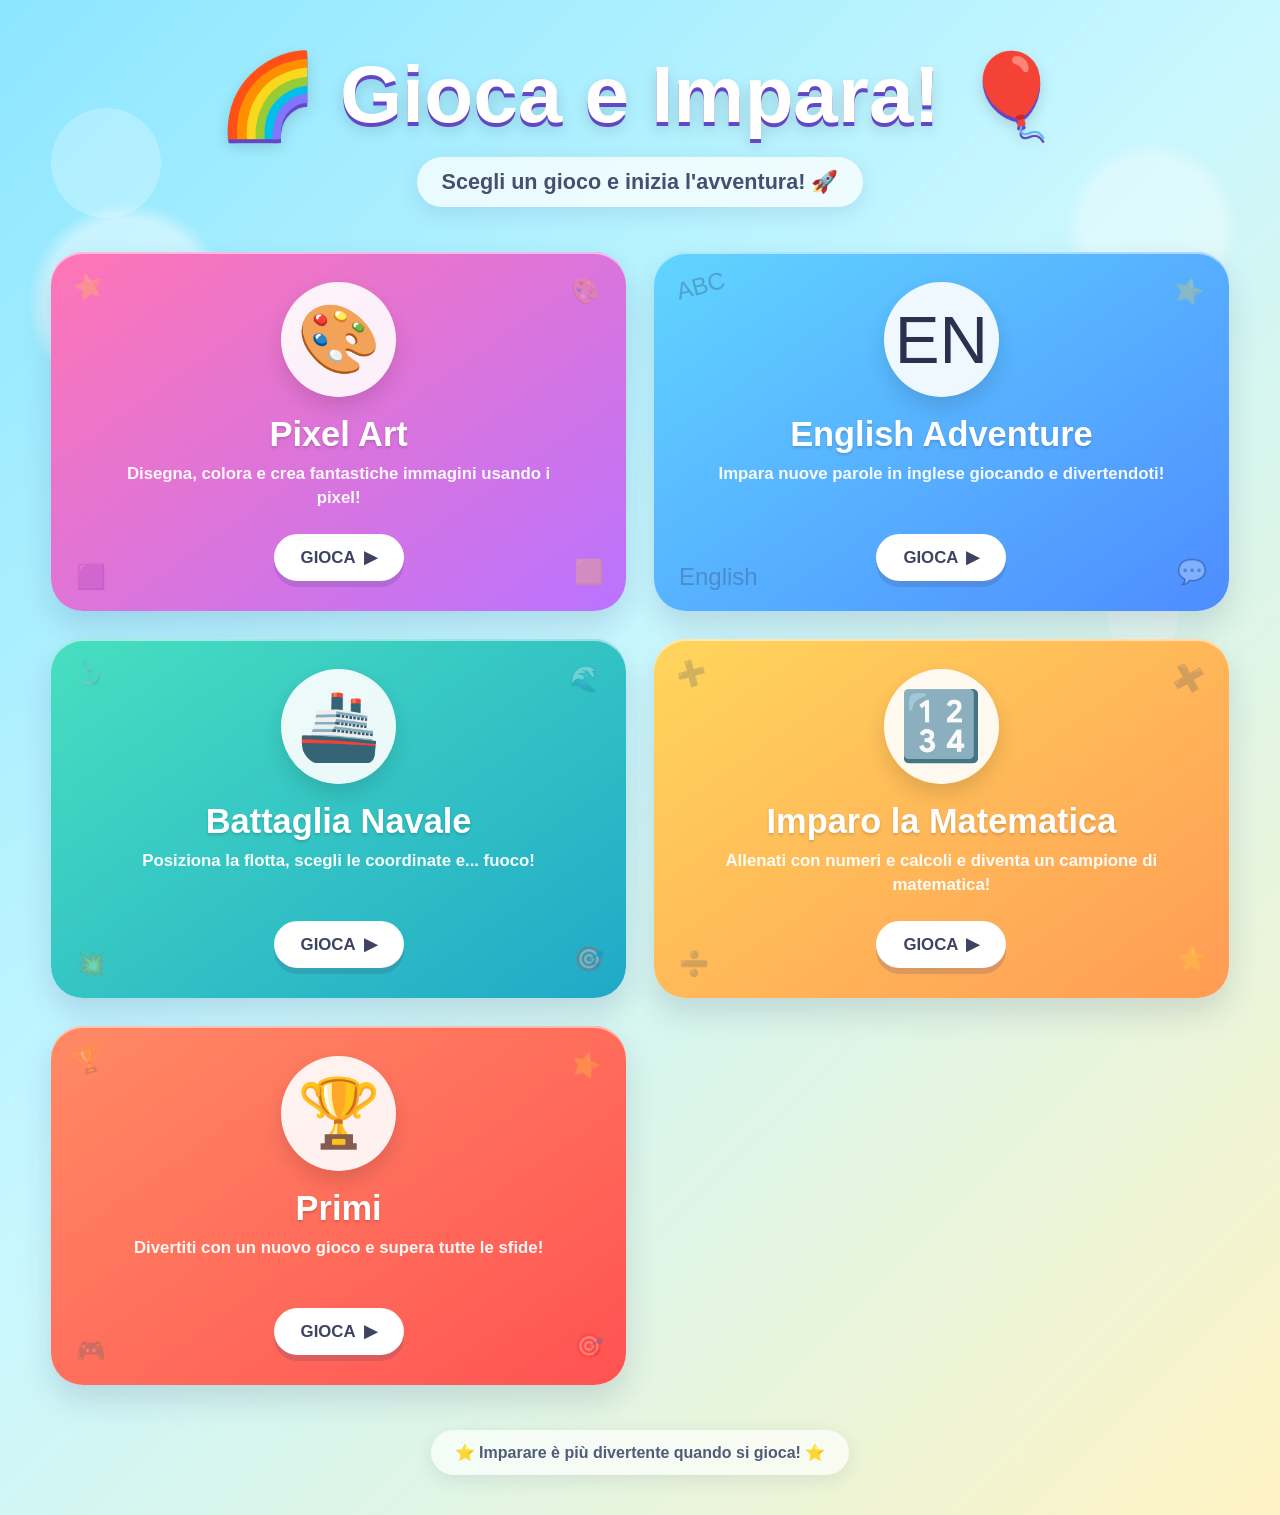
<file: index041126.html>
<!DOCTYPE html>
<html lang="it">
<head>
    <meta charset="UTF-8">

    <meta name="viewport" content="width=device-width, initial-scale=1.0">

    <meta name="description"
          content="Giochi educativi per bambini: Pixel Art, Inglese, Battaglia Navale e Matematica.">

    <title>Gioca e Impara divertendoti!</title>

    <style>
        /* =========================================
           RESET
        ========================================= */

        * {
            box-sizing: border-box;
            margin: 0;
            padding: 0;
        }

        html {
            scroll-behavior: smooth;
        }

        body {
            min-height: 100vh;
            font-family: "Trebuchet MS", Arial, sans-serif;
            color: #29314f;

            background:
                radial-gradient(circle at 10% 20%, rgba(255,255,255,.45) 0 5%, transparent 6%),
                radial-gradient(circle at 90% 15%, rgba(255,255,255,.35) 0 4%, transparent 5%),
                linear-gradient(135deg, #8ce6ff 0%, #c8f7ff 45%, #fff3c4 100%);

            overflow-x: hidden;
        }


        /* =========================================
           DECORAZIONI SFONDO
        ========================================= */

        .background-decoration {
            position: fixed;
            inset: 0;
            pointer-events: none;
            overflow: hidden;
            z-index: 0;
        }

        .bubble {
            position: absolute;
            border-radius: 50%;
            background: rgba(255,255,255,.25);
            animation: float 8s ease-in-out infinite;
        }

        .bubble:nth-child(1) {
            width: 110px;
            height: 110px;
            top: 12%;
            left: 4%;
        }

        .bubble:nth-child(2) {
            width: 70px;
            height: 70px;
            top: 65%;
            right: 8%;
            animation-delay: 2s;
        }

        .bubble:nth-child(3) {
            width: 150px;
            height: 150px;
            bottom: 5%;
            left: 15%;
            animation-delay: 4s;
        }

        @keyframes float {

            0%, 100% {
                transform: translateY(0);
            }

            50% {
                transform: translateY(-20px);
            }
        }


        /* =========================================
           CONTENITORE
        ========================================= */

        .container {
            position: relative;
            z-index: 1;

            width: min(1200px, 92%);
            margin: 0 auto;

            padding: 55px 0 40px;
        }


        /* =========================================
           HEADER
        ========================================= */

        header {
            text-align: center;
            margin-bottom: 45px;
        }

        .logo {
            font-size: clamp(2.7rem, 7vw, 5rem);
            line-height: 1;
            font-weight: 900;

            color: #ffffff;

            text-shadow:
                0 4px 0 #6547c5,
                0 7px 15px rgba(0,0,0,.15);

            animation: logoEntrance .7s ease-out;
        }

        .logo span {
            display: inline-block;
        }

        .subtitle {
            display: inline-block;

            margin-top: 22px;
            padding: 12px 25px;

            font-size: clamp(1rem, 2.5vw, 1.35rem);
            font-weight: 700;

            color: #455070;

            background: rgba(255,255,255,.75);

            border-radius: 999px;

            box-shadow:
                0 6px 20px rgba(62,77,133,.12);
        }

        @keyframes logoEntrance {

            from {
                opacity: 0;
                transform: translateY(-30px) scale(.9);
            }

            to {
                opacity: 1;
                transform: translateY(0) scale(1);
            }
        }


        /* =========================================
           GRIGLIA APP
        ========================================= */

        .apps-grid {
            display: grid;

            grid-template-columns:
                repeat(2, minmax(0, 1fr));

            gap: 28px;
        }


        /* =========================================
           CARD
        ========================================= */

        .app-card {
            position: relative;

            min-height: 310px;

            padding: 30px;

            display: flex;
            flex-direction: column;
            align-items: center;
            justify-content: center;

            text-align: center;

            border-radius: 32px;

            box-shadow:
                0 15px 30px rgba(44,55,100,.15),
                inset 0 2px 0 rgba(255,255,255,.5);

            transition:
                transform .25s ease,
                box-shadow .25s ease;

            overflow: hidden;
        }

        .app-card:hover {
            transform: translateY(-10px) scale(1.02);

            box-shadow:
                0 22px 40px rgba(44,55,100,.22);
        }


        /* Colori delle card */

        .pixel {
            background:
                linear-gradient(145deg, #ff75b5, #ba73ff);
        }

        .english {
            background:
                linear-gradient(145deg, #60d5ff, #4e8cff);
        }

        .navale {
            background:
                linear-gradient(145deg, #47dfc0, #20a9c8);
        }

        .math {
            background:
                linear-gradient(145deg, #ffd65c, #ff9b55);
        }
        .primi {
			background:
				linear-gradient(145deg, #ff8a65, #ff5252);
}

        /* Cerchio icona */

        .icon {
            width: 115px;
            height: 115px;

            margin-bottom: 18px;

            display: flex;
            align-items: center;
            justify-content: center;

            font-size: 4.2rem;

            border-radius: 50%;

            background: rgba(255,255,255,.9);

            box-shadow:
                0 10px 20px rgba(0,0,0,.12);

            transition: transform .3s ease;
        }

        .app-card:hover .icon {
            transform: scale(1.1) rotate(-4deg);
        }


        /* =========================================
           TESTI CARD
        ========================================= */

        .app-card h2 {
            margin-bottom: 8px;

            font-size: clamp(1.6rem, 3vw, 2.15rem);

            color: #ffffff;

            text-shadow:
                0 2px 3px rgba(0,0,0,.16);
        }

        .app-card p {
            max-width: 450px;

            min-height: 50px;

            margin-bottom: 22px;

            color: rgba(255,255,255,.95);

            font-size: 1.05rem;
            font-weight: 600;
            line-height: 1.45;
        }


        /* =========================================
           PULSANTI
        ========================================= */

        .play-button {
            display: inline-flex;

            align-items: center;
            justify-content: center;

            gap: 8px;

            padding: 13px 27px;

            color: #3e4361;

            background: #ffffff;

            border: 0;
            border-radius: 999px;

            text-decoration: none;

            font-family: inherit;
            font-size: 1.05rem;
            font-weight: 900;

            cursor: pointer;

            box-shadow:
                0 6px 0 rgba(75,66,119,.2);

            transition:
                transform .15s ease,
                box-shadow .15s ease;
        }

        .play-button:hover {
            transform: translateY(-3px);

            box-shadow:
                0 9px 0 rgba(75,66,119,.18);
        }

        .play-button:active {
            transform: translateY(3px);

            box-shadow:
                0 2px 0 rgba(75,66,119,.2);
        }

        .arrow {
            transition: transform .2s ease;
        }

        .play-button:hover .arrow {
            transform: translateX(4px);
        }


        /* =========================================
           ELEMENTI DECORATIVI NELLE CARD
        ========================================= */

        .card-decoration {
            position: absolute;

            font-size: 1.5rem;

            opacity: .28;

            pointer-events: none;
        }

        .dec-1 {
            top: 20px;
            left: 22px;
            transform: rotate(-15deg);
        }

        .dec-2 {
            top: 25px;
            right: 25px;
            transform: rotate(15deg);
        }

        .dec-3 {
            bottom: 20px;
            left: 25px;
        }

        .dec-4 {
            bottom: 25px;
            right: 22px;
        }


        /* =========================================
           FOOTER
        ========================================= */

        footer {
            text-align: center;

            margin-top: 45px;

            color: #515b7a;
        }

        .footer-message {
            display: inline-block;

            padding: 13px 24px;

            background: rgba(255,255,255,.65);

            border-radius: 999px;

            font-weight: 700;

            box-shadow:
                0 5px 18px rgba(44,55,100,.1);
        }

        .star {
            display: inline-block;
            animation: star 1.5s ease-in-out infinite;
        }

        @keyframes star {

            0%, 100% {
                transform: scale(1) rotate(0);
            }

            50% {
                transform: scale(1.3) rotate(15deg);
            }
        }


        /* =========================================
           RESPONSIVE TABLET
        ========================================= */

        @media (max-width: 800px) {

            .container {
                padding-top: 35px;
            }

            .apps-grid {
                gap: 20px;
            }

            .app-card {
                min-height: 290px;
                padding: 25px 15px;
            }

            .icon {
                width: 100px;
                height: 100px;
                font-size: 3.6rem;
            }
        }


        /* =========================================
           RESPONSIVE SMARTPHONE
        ========================================= */

        @media (max-width: 600px) {

            .container {
                width: 90%;
            }

            header {
                margin-bottom: 30px;
            }

            .apps-grid {
                grid-template-columns: 1fr;
            }

            .app-card {
                min-height: 270px;
            }

            .subtitle {
                border-radius: 20px;
            }
        }


        /* Accessibilità:
           niente animazioni per chi le disabilita
        */

        @media (prefers-reduced-motion: reduce) {

            *,
            *::before,
            *::after {
                animation-duration: .01ms !important;
                transition-duration: .01ms !important;
            }
        }

    </style>
</head>


<body>


<!-- Decorazioni sfondo -->
<div class="background-decoration">
    <div class="bubble"></div>
    <div class="bubble"></div>
    <div class="bubble"></div>
</div>


<main class="container">


    <!-- =========================================
         TITOLO
    ========================================== -->

    <header>

        <h1 class="logo">
            <span>🌈</span>
            Gioca e Impara!
            <span>🎈</span>
        </h1>

        <div class="subtitle">
            Scegli un gioco e inizia l'avventura!  🚀
        </div>

    </header>



    <!-- =========================================
         APPLICAZIONI
    ========================================== -->

    <section class="apps-grid"
             aria-label="Giochi disponibili">


        <!-- PIXEL ART -->

        <article class="app-card pixel">

            <span class="card-decoration dec-1">⭐</span>
            <span class="card-decoration dec-2">🎨</span>
            <span class="card-decoration dec-3">🟪</span>
            <span class="card-decoration dec-4">🟨</span>

            <div class="icon">
                🎨
            </div>

            <h2>Pixel Art</h2>

            <p>
                Disegna, colora e crea fantastiche
                immagini usando i pixel!
            </p>

            <a
                class="play-button"
                href="./pixelart/index.html"
                target="_blank"
                rel="noopener noreferrer">

                GIOCA

                <span class="arrow">▶</span>

            </a>

        </article>



        <!-- ENGLISH ADVENTURE -->

        <article class="app-card english">

            <span class="card-decoration dec-1">ABC</span>
            <span class="card-decoration dec-2">⭐</span>
            <span class="card-decoration dec-3">English</span>
            <span class="card-decoration dec-4">💬</span>

            <div class="icon">
                EN
            </div>

            <h2>English Adventure</h2>

            <p>
                Impara nuove parole in inglese
                giocando e divertendoti!
            </p>

            <a
                class="play-button"
                href="./inglese-bambini/index.html"
                target="_blank"
                rel="noopener noreferrer">

                GIOCA

                <span class="arrow">▶</span>

            </a>

        </article>



        <!-- BATTAGLIA NAVALE -->

        <article class="app-card navale">

            <span class="card-decoration dec-1">⚓</span>
            <span class="card-decoration dec-2">🌊</span>
            <span class="card-decoration dec-3">💥</span>
            <span class="card-decoration dec-4">🎯</span>

            <div class="icon">
                🚢
            </div>

            <h2>Battaglia Navale</h2>

            <p>
                Posiziona la flotta, scegli
                le coordinate e... fuoco!
            </p>

            <a
                class="play-button"
                href="./battaglia-navale/index.html"
                target="_blank"
                rel="noopener noreferrer">

                GIOCA

                <span class="arrow">▶</span>

            </a>

        </article>



        <!-- MATEMATICA -->

        <article class="app-card math">

            <span class="card-decoration dec-1">➕</span>
            <span class="card-decoration dec-2">✖️</span>
            <span class="card-decoration dec-3">➗</span>
            <span class="card-decoration dec-4">⭐</span>

            <div class="icon">
                🔢
            </div>

            <h2>Imparo la Matematica</h2>

            <p>
                Allenati con numeri e calcoli
                e diventa un campione di matematica!
            </p>

            <a
                class="play-button"
                href="./imparo-matematica/index.html"
                target="_blank"
                rel="noopener noreferrer">

                GIOCA

                <span class="arrow">▶</span>

            </a>

        </article>
      
	    <!-- PRIMI -->
<article class="app-card primi">

    <span class="card-decoration dec-1">🏆</span>
    <span class="card-decoration dec-2">⭐</span>
    <span class="card-decoration dec-3">🎮</span>
    <span class="card-decoration dec-4">🎯</span>

    <div class="icon">
        🏆
    </div>

    <h2>Primi</h2>

    <p>
        Divertiti con un nuovo gioco
        e supera tutte le sfide!
    </p>

    <a
        class="play-button"
        href="./primi/index.html"
        target="_blank"
        rel="noopener noreferrer">

        GIOCA

        <span class="arrow">▶</span>

    </a>

</article>

    </section>



    <!-- =========================================
         FOOTER
    ========================================== -->

    <footer>

        <div class="footer-message">

            <span class="star">⭐</span>

            Imparare è più divertente quando si gioca!

            <span class="star">⭐</span>

        </div>

    </footer>


</main>



<script>

    /* ============================================
       Piccolo effetto click sui pulsanti
    ============================================ */

    const buttons =
        document.querySelectorAll(".play-button");


    buttons.forEach(button => {

        button.addEventListener("click", function () {

            const card =
                this.closest(".app-card");


            /*
             * Effetto di conferma visiva.
             * L'apertura del link continua
             * normalmente.
             */

            card.style.transform =
                "scale(0.97)";


            setTimeout(() => {

                card.style.transform = "";

            }, 180);

        });

    });



    /* ============================================
       Entrata progressiva delle card
    ============================================ */

    const cards =
        document.querySelectorAll(".app-card");


    cards.forEach((card, index) => {

        card.style.opacity = "0";

        card.style.transform =
            "translateY(30px)";


        setTimeout(() => {

            card.style.transition =
                "opacity .55s ease, " +
                "transform .55s ease, " +
                "box-shadow .25s ease";


            card.style.opacity = "1";

            card.style.transform =
                "translateY(0)";

        }, 150 + (index * 130));

    });


</script>


</body>
</html>
</file>
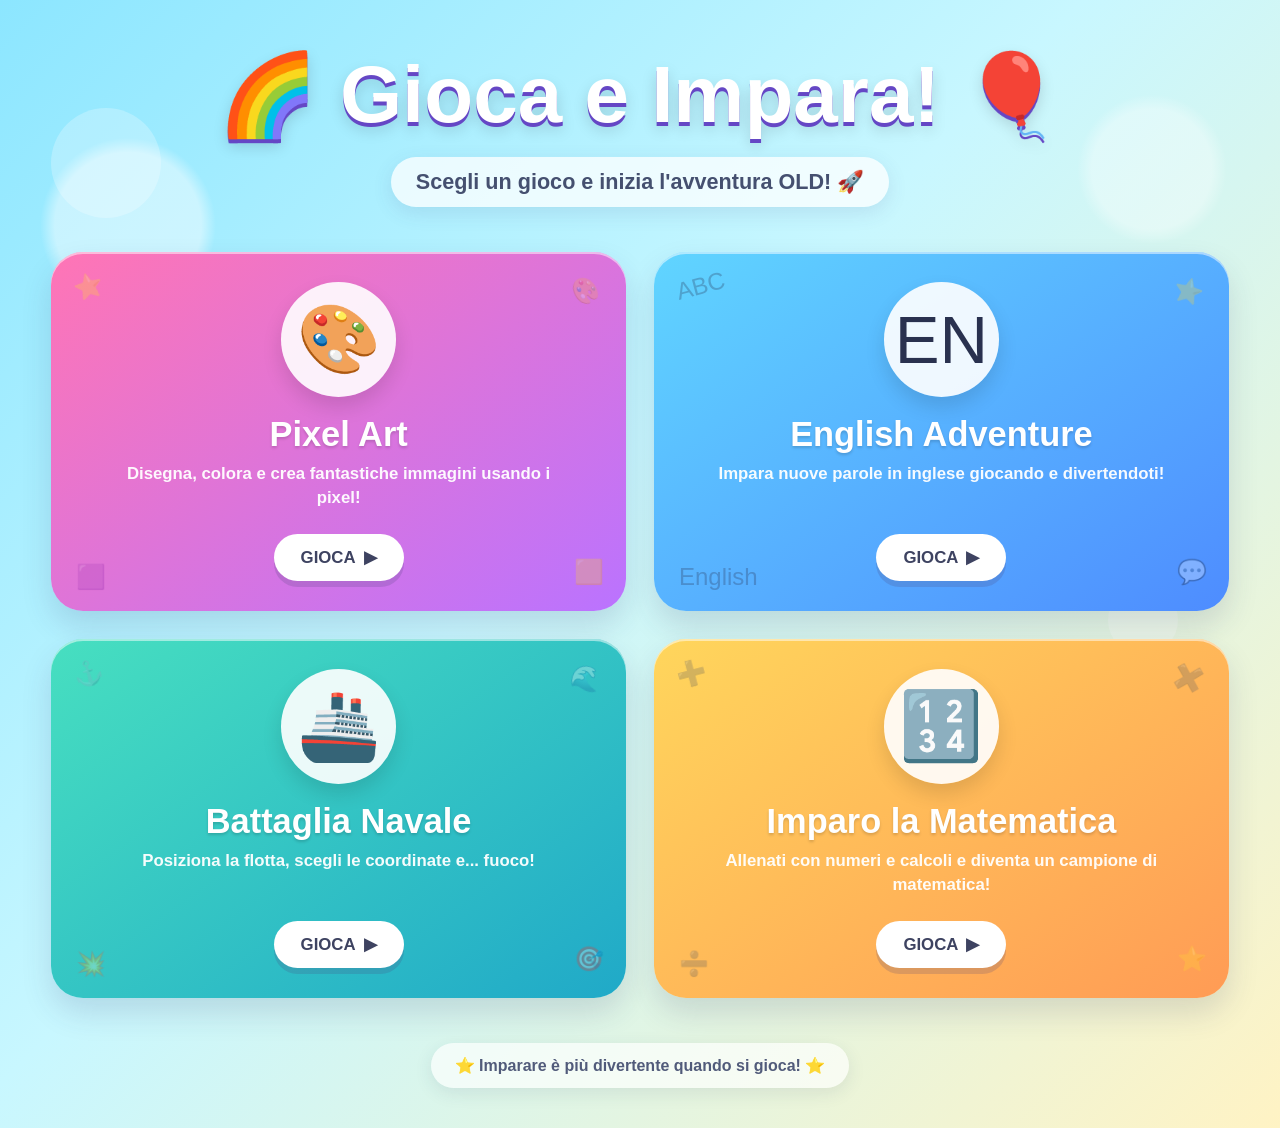
<file: index_old.html>
<!DOCTYPE html>
<html lang="it">
<head>
    <meta charset="UTF-8">

    <meta name="viewport" content="width=device-width, initial-scale=1.0">

    <meta name="description"
          content="Giochi educativi per bambini: Pixel Art, Inglese, Battaglia Navale e Matematica.">

    <title>Gioca e Impara come non mai!!</title>

    <style>
        /* =========================================
           RESET
        ========================================= */

        * {
            box-sizing: border-box;
            margin: 0;
            padding: 0;
        }

        html {
            scroll-behavior: smooth;
        }

        body {
            min-height: 100vh;
            font-family: "Trebuchet MS", Arial, sans-serif;
            color: #29314f;

            background:
                radial-gradient(circle at 10% 20%, rgba(255,255,255,.45) 0 5%, transparent 6%),
                radial-gradient(circle at 90% 15%, rgba(255,255,255,.35) 0 4%, transparent 5%),
                linear-gradient(135deg, #8ce6ff 0%, #c8f7ff 45%, #fff3c4 100%);

            overflow-x: hidden;
        }


        /* =========================================
           DECORAZIONI SFONDO
        ========================================= */

        .background-decoration {
            position: fixed;
            inset: 0;
            pointer-events: none;
            overflow: hidden;
            z-index: 0;
        }

        .bubble {
            position: absolute;
            border-radius: 50%;
            background: rgba(255,255,255,.25);
            animation: float 8s ease-in-out infinite;
        }

        .bubble:nth-child(1) {
            width: 110px;
            height: 110px;
            top: 12%;
            left: 4%;
        }

        .bubble:nth-child(2) {
            width: 70px;
            height: 70px;
            top: 65%;
            right: 8%;
            animation-delay: 2s;
        }

        .bubble:nth-child(3) {
            width: 150px;
            height: 150px;
            bottom: 5%;
            left: 15%;
            animation-delay: 4s;
        }

        @keyframes float {

            0%, 100% {
                transform: translateY(0);
            }

            50% {
                transform: translateY(-20px);
            }
        }


        /* =========================================
           CONTENITORE
        ========================================= */

        .container {
            position: relative;
            z-index: 1;

            width: min(1200px, 92%);
            margin: 0 auto;

            padding: 55px 0 40px;
        }


        /* =========================================
           HEADER
        ========================================= */

        header {
            text-align: center;
            margin-bottom: 45px;
        }

        .logo {
            font-size: clamp(2.7rem, 7vw, 5rem);
            line-height: 1;
            font-weight: 900;

            color: #ffffff;

            text-shadow:
                0 4px 0 #6547c5,
                0 7px 15px rgba(0,0,0,.15);

            animation: logoEntrance .7s ease-out;
        }

        .logo span {
            display: inline-block;
        }

        .subtitle {
            display: inline-block;

            margin-top: 22px;
            padding: 12px 25px;

            font-size: clamp(1rem, 2.5vw, 1.35rem);
            font-weight: 700;

            color: #455070;

            background: rgba(255,255,255,.75);

            border-radius: 999px;

            box-shadow:
                0 6px 20px rgba(62,77,133,.12);
        }

        @keyframes logoEntrance {

            from {
                opacity: 0;
                transform: translateY(-30px) scale(.9);
            }

            to {
                opacity: 1;
                transform: translateY(0) scale(1);
            }
        }


        /* =========================================
           GRIGLIA APP
        ========================================= */

        .apps-grid {
            display: grid;

            grid-template-columns:
                repeat(2, minmax(0, 1fr));

            gap: 28px;
        }


        /* =========================================
           CARD
        ========================================= */

        .app-card {
            position: relative;

            min-height: 310px;

            padding: 30px;

            display: flex;
            flex-direction: column;
            align-items: center;
            justify-content: center;

            text-align: center;

            border-radius: 32px;

            box-shadow:
                0 15px 30px rgba(44,55,100,.15),
                inset 0 2px 0 rgba(255,255,255,.5);

            transition:
                transform .25s ease,
                box-shadow .25s ease;

            overflow: hidden;
        }

        .app-card:hover {
            transform: translateY(-10px) scale(1.02);

            box-shadow:
                0 22px 40px rgba(44,55,100,.22);
        }


        /* Colori delle card */

        .pixel {
            background:
                linear-gradient(145deg, #ff75b5, #ba73ff);
        }

        .english {
            background:
                linear-gradient(145deg, #60d5ff, #4e8cff);
        }

        .navale {
            background:
                linear-gradient(145deg, #47dfc0, #20a9c8);
        }

        .math {
            background:
                linear-gradient(145deg, #ffd65c, #ff9b55);
        }


        /* Cerchio icona */

        .icon {
            width: 115px;
            height: 115px;

            margin-bottom: 18px;

            display: flex;
            align-items: center;
            justify-content: center;

            font-size: 4.2rem;

            border-radius: 50%;

            background: rgba(255,255,255,.9);

            box-shadow:
                0 10px 20px rgba(0,0,0,.12);

            transition: transform .3s ease;
        }

        .app-card:hover .icon {
            transform: scale(1.1) rotate(-4deg);
        }


        /* =========================================
           TESTI CARD
        ========================================= */

        .app-card h2 {
            margin-bottom: 8px;

            font-size: clamp(1.6rem, 3vw, 2.15rem);

            color: #ffffff;

            text-shadow:
                0 2px 3px rgba(0,0,0,.16);
        }

        .app-card p {
            max-width: 450px;

            min-height: 50px;

            margin-bottom: 22px;

            color: rgba(255,255,255,.95);

            font-size: 1.05rem;
            font-weight: 600;
            line-height: 1.45;
        }


        /* =========================================
           PULSANTI
        ========================================= */

        .play-button {
            display: inline-flex;

            align-items: center;
            justify-content: center;

            gap: 8px;

            padding: 13px 27px;

            color: #3e4361;

            background: #ffffff;

            border: 0;
            border-radius: 999px;

            text-decoration: none;

            font-family: inherit;
            font-size: 1.05rem;
            font-weight: 900;

            cursor: pointer;

            box-shadow:
                0 6px 0 rgba(75,66,119,.2);

            transition:
                transform .15s ease,
                box-shadow .15s ease;
        }

        .play-button:hover {
            transform: translateY(-3px);

            box-shadow:
                0 9px 0 rgba(75,66,119,.18);
        }

        .play-button:active {
            transform: translateY(3px);

            box-shadow:
                0 2px 0 rgba(75,66,119,.2);
        }

        .arrow {
            transition: transform .2s ease;
        }

        .play-button:hover .arrow {
            transform: translateX(4px);
        }


        /* =========================================
           ELEMENTI DECORATIVI NELLE CARD
        ========================================= */

        .card-decoration {
            position: absolute;

            font-size: 1.5rem;

            opacity: .28;

            pointer-events: none;
        }

        .dec-1 {
            top: 20px;
            left: 22px;
            transform: rotate(-15deg);
        }

        .dec-2 {
            top: 25px;
            right: 25px;
            transform: rotate(15deg);
        }

        .dec-3 {
            bottom: 20px;
            left: 25px;
        }

        .dec-4 {
            bottom: 25px;
            right: 22px;
        }


        /* =========================================
           FOOTER
        ========================================= */

        footer {
            text-align: center;

            margin-top: 45px;

            color: #515b7a;
        }

        .footer-message {
            display: inline-block;

            padding: 13px 24px;

            background: rgba(255,255,255,.65);

            border-radius: 999px;

            font-weight: 700;

            box-shadow:
                0 5px 18px rgba(44,55,100,.1);
        }

        .star {
            display: inline-block;
            animation: star 1.5s ease-in-out infinite;
        }

        @keyframes star {

            0%, 100% {
                transform: scale(1) rotate(0);
            }

            50% {
                transform: scale(1.3) rotate(15deg);
            }
        }


        /* =========================================
           RESPONSIVE TABLET
        ========================================= */

        @media (max-width: 800px) {

            .container {
                padding-top: 35px;
            }

            .apps-grid {
                gap: 20px;
            }

            .app-card {
                min-height: 290px;
                padding: 25px 15px;
            }

            .icon {
                width: 100px;
                height: 100px;
                font-size: 3.6rem;
            }
        }


        /* =========================================
           RESPONSIVE SMARTPHONE
        ========================================= */

        @media (max-width: 600px) {

            .container {
                width: 90%;
            }

            header {
                margin-bottom: 30px;
            }

            .apps-grid {
                grid-template-columns: 1fr;
            }

            .app-card {
                min-height: 270px;
            }

            .subtitle {
                border-radius: 20px;
            }
        }


        /* Accessibilità:
           niente animazioni per chi le disabilita
        */

        @media (prefers-reduced-motion: reduce) {

            *,
            *::before,
            *::after {
                animation-duration: .01ms !important;
                transition-duration: .01ms !important;
            }
        }

    </style>
</head>


<body>


<!-- Decorazioni sfondo -->
<div class="background-decoration">
    <div class="bubble"></div>
    <div class="bubble"></div>
    <div class="bubble"></div>
</div>


<main class="container">


    <!-- =========================================
         TITOLO
    ========================================== -->

    <header>

        <h1 class="logo">
            <span>🌈</span>
            Gioca e Impara!
            <span>🎈</span>
        </h1>

        <div class="subtitle">
            Scegli un gioco e inizia l'avventura OLD! 🚀
        </div>

    </header>



    <!-- =========================================
         APPLICAZIONI
    ========================================== -->

    <section class="apps-grid"
             aria-label="Giochi disponibili">


        <!-- PIXEL ART -->

        <article class="app-card pixel">

            <span class="card-decoration dec-1">⭐</span>
            <span class="card-decoration dec-2">🎨</span>
            <span class="card-decoration dec-3">🟪</span>
            <span class="card-decoration dec-4">🟨</span>

            <div class="icon">
                🎨
            </div>

            <h2>Pixel Art</h2>

            <p>
                Disegna, colora e crea fantastiche
                immagini usando i pixel!
            </p>

            <a
                class="play-button"
                href="https://pixelart.mariuzzu75.workers.dev/"
                target="_blank"
                rel="noopener noreferrer">

                GIOCA

                <span class="arrow">▶</span>

            </a>

        </article>



        <!-- ENGLISH ADVENTURE -->

        <article class="app-card english">

            <span class="card-decoration dec-1">ABC</span>
            <span class="card-decoration dec-2">⭐</span>
            <span class="card-decoration dec-3">English</span>
            <span class="card-decoration dec-4">💬</span>

            <div class="icon">
                EN
            </div>

            <h2>English Adventure</h2>

            <p>
                Impara nuove parole in inglese
                giocando e divertendoti!
            </p>

            <a
                class="play-button"
                href="https://inglese-bambini.mariuzzu75.workers.dev/"
                target="_blank"
                rel="noopener noreferrer">

                GIOCA

                <span class="arrow">▶</span>

            </a>

        </article>



        <!-- BATTAGLIA NAVALE -->

        <article class="app-card navale">

            <span class="card-decoration dec-1">⚓</span>
            <span class="card-decoration dec-2">🌊</span>
            <span class="card-decoration dec-3">💥</span>
            <span class="card-decoration dec-4">🎯</span>

            <div class="icon">
                🚢
            </div>

            <h2>Battaglia Navale</h2>

            <p>
                Posiziona la flotta, scegli
                le coordinate e... fuoco!
            </p>

            <a
                class="play-button"
                href="https://battaglia-navale.mariuzzu75.workers.dev/"
                target="_blank"
                rel="noopener noreferrer">

                GIOCA

                <span class="arrow">▶</span>

            </a>

        </article>



        <!-- MATEMATICA -->

        <article class="app-card math">

            <span class="card-decoration dec-1">➕</span>
            <span class="card-decoration dec-2">✖️</span>
            <span class="card-decoration dec-3">➗</span>
            <span class="card-decoration dec-4">⭐</span>

            <div class="icon">
                🔢
            </div>

            <h2>Imparo la Matematica</h2>

            <p>
                Allenati con numeri e calcoli
                e diventa un campione di matematica!
            </p>

            <a
                class="play-button"
                href="https://impara-matematica.mariuzzu75.workers.dev/"
                target="_blank"
                rel="noopener noreferrer">

                GIOCA

                <span class="arrow">▶</span>

            </a>

        </article>


    </section>



    <!-- =========================================
         FOOTER
    ========================================== -->

    <footer>

        <div class="footer-message">

            <span class="star">⭐</span>

            Imparare è più divertente quando si gioca!

            <span class="star">⭐</span>

        </div>

    </footer>


</main>



<script>

    /* ============================================
       Piccolo effetto click sui pulsanti
    ============================================ */

    const buttons =
        document.querySelectorAll(".play-button");


    buttons.forEach(button => {

        button.addEventListener("click", function () {

            const card =
                this.closest(".app-card");


            /*
             * Effetto di conferma visiva.
             * L'apertura del link continua
             * normalmente.
             */

            card.style.transform =
                "scale(0.97)";


            setTimeout(() => {

                card.style.transform = "";

            }, 180);

        });

    });



    /* ============================================
       Entrata progressiva delle card
    ============================================ */

    const cards =
        document.querySelectorAll(".app-card");


    cards.forEach((card, index) => {

        card.style.opacity = "0";

        card.style.transform =
            "translateY(30px)";


        setTimeout(() => {

            card.style.transition =
                "opacity .55s ease, " +
                "transform .55s ease, " +
                "box-shadow .25s ease";


            card.style.opacity = "1";

            card.style.transform =
                "translateY(0)";

        }, 150 + (index * 130));

    });


</script>


</body>
</html>
</file>
<file: coding-adventure/style.css>
@import url('https://fonts.googleapis.com/css2?family=Nunito:wght@400;600;700;800;900&display=swap');
:root{--ink:#28304b;--muted:#6c7390;--purple:#6c63ff;--dark:#5148df;--line:#e7e9f5}
*{box-sizing:border-box}body{margin:0;background:radial-gradient(circle at top left,#e6e9ff,transparent 35%),#f3f5ff;font-family:Nunito,system-ui,sans-serif;color:var(--ink);min-height:100vh}button,select{font:inherit}button{cursor:pointer;border:0}
.app-shell{max-width:1180px;margin:auto;padding:22px 20px 28px}.topbar{display:flex;align-items:center;gap:16px;margin-bottom:20px}.home-link{width:48px;height:48px;border-radius:16px;background:#fff;display:grid;place-items:center;text-decoration:none;color:var(--purple);font-size:28px;box-shadow:0 5px 18px #303c7612}.eyebrow{margin:0;color:var(--purple);font-weight:900;font-size:11px;letter-spacing:2px}h1{font-size:clamp(25px,4vw,36px);margin:0;font-weight:900}.subtitle{margin:2px 0 0;color:var(--muted)}.level-pill{margin-left:auto;background:#fff;border:1px solid var(--line);padding:10px 16px;border-radius:30px;font-weight:900;color:var(--purple);white-space:nowrap}
.panel{background:#fff;border:1px solid #e9eaf5;border-radius:22px;padding:20px;box-shadow:0 9px 28px #3840780d}.setup-panel{display:grid;grid-template-columns:1fr 1fr auto;gap:16px;align-items:end;margin-bottom:18px}.setup-item label{display:block;font-weight:900;font-size:14px;margin-bottom:7px}select{width:100%;padding:12px 13px;border:1.5px solid var(--line);border-radius:12px;background:#fbfbff;color:var(--ink);font-weight:700;outline:none}select:focus{border-color:var(--purple)}
.primary-button,.secondary-button,.repeat-button{border-radius:12px;padding:12px 16px;font-weight:900;transition:.15s transform,.15s filter}.primary-button{background:var(--purple);color:#fff;box-shadow:0 5px 0 var(--dark)}.primary-button:hover{filter:brightness(1.06);transform:translateY(-1px)}.primary-button:active{transform:translateY(3px);box-shadow:0 2px 0 var(--dark)}.secondary-button{background:#f1f2ff;color:#5550c8;border:1px solid #e1e2ff}.secondary-button:disabled{opacity:.4;cursor:not-allowed}
.game-layout{display:grid;grid-template-columns:minmax(0,1.12fr) minmax(330px,.88fr);gap:18px;align-items:start}.section-heading{display:flex;justify-content:space-between;gap:12px;align-items:flex-start;margin-bottom:16px}h2{font-size:19px;margin:0 0 4px;font-weight:900}.section-heading p,.hint{margin:0;color:var(--muted);font-size:13px}.legend{display:flex;gap:9px;flex-wrap:wrap;justify-content:flex-end;font-size:11px;color:var(--muted);font-weight:800}.board{--cols:4;display:grid;grid-template-columns:repeat(var(--cols),minmax(0,1fr));gap:7px;width:min(100%,570px);margin:0 auto;padding:10px;background:#f0f1ff;border-radius:17px}.cell{aspect-ratio:1;border-radius:11px;background:#fff;display:grid;place-items:center;position:relative;font-size:clamp(19px,3.4vw,34px);border:2px solid #e6e8f7;overflow:hidden}.cell.path{background:#f9faff}.cell.wall{background:repeating-linear-gradient(135deg,#d8dbea,#d8dbea 7px,#cbd0e2 7px,#cbd0e2 14px);border-color:#c4c9da}.cell.start{border-color:#a9e9ca;background:#eafff3}.cell.goal{border-color:#ffe28a;background:#fff9df}.cell.gem{background:#f1fbff}.cell.current{outline:4px solid #9b93ff;outline-offset:-4px;z-index:1}.board-footer{display:flex;justify-content:space-between;margin-top:12px;color:var(--muted);font-size:13px;font-weight:800}
.controls-column{display:grid;gap:18px}.command-panel h2{margin-bottom:4px}.arrow-pad{display:grid;grid-template-columns:repeat(3,56px);grid-template-rows:repeat(2,52px);gap:7px;justify-content:center;margin:16px auto}.arrow-button{border-radius:13px;background:#f0efff;color:#5148df;font-size:24px;border:1px solid #dedcff;box-shadow:0 3px 0 #d5d1ff}.arrow-button:active{transform:translateY(2px);box-shadow:0 1px 0 #d5d1ff}.repeat-area{display:none;background:#fff9e9;border:1px dashed #f1cf78;border-radius:12px;padding:10px;margin-bottom:15px}.repeat-area.visible{display:block}.repeat-button{background:#ffedbd;color:#805b00;width:100%;padding:9px}.repeat-area small{display:block;color:#8b7542;margin-top:5px;font-size:11px;text-align:center}.program-title{display:flex;justify-content:space-between;align-items:center;font-size:13px;margin:14px 0 8px}.program-title span{color:var(--muted);font-size:11px}.program-list{min-height:58px;border:2px dashed #dfe1f2;background:#fafaff;border-radius:12px;padding:8px;display:flex;gap:6px;flex-wrap:wrap;align-content:flex-start}.empty-program{color:#9b9fb5;font-size:12px;align-self:center;margin:auto}.command-chip{min-width:35px;height:35px;border-radius:9px;background:#e9e8ff;color:#5148df;display:grid;place-items:center;font-size:19px;font-weight:900}.command-chip.repeat-chip{background:#fff0c7;color:#805b00;font-size:12px;padding:0 7px}.edit-buttons{display:flex;gap:8px;margin:10px 0}.edit-buttons button{flex:1;padding:9px}.run-button,.step-button{width:100%;margin-top:7px}.step-button{margin-top:11px}.run-controls{display:grid;grid-template-columns:1fr 1fr;gap:8px;margin-top:8px}.run-controls button{font-size:12px;padding:9px}.message{background:#f5f5ff;border-radius:12px;padding:12px;margin:0;color:#5550a8;font-weight:800;font-size:13px;min-height:54px}.message.good{background:#e9fff2;color:#16834e}.message.bad{background:#fff0ef;color:#bd4b43}.stats{display:flex;gap:12px;margin-top:12px}.stats div{flex:1;background:#fafaff;border:1px solid var(--line);border-radius:12px;padding:9px;text-align:center}.stats strong{display:block;color:var(--purple);font-size:22px}.stats span{font-size:11px;color:var(--muted);font-weight:800}footer{text-align:center;color:#858aa5;font-size:12px;margin:20px 0 0}
.overlay{position:fixed;inset:0;background:#25294f99;display:grid;place-items:center;padding:20px;z-index:5}.overlay.hidden{display:none}.win-card{background:#fff;border-radius:25px;padding:28px;max-width:360px;width:100%;text-align:center;box-shadow:0 20px 70px #11163855}.win-emoji{font-size:56px}.win-card h2{font-size:25px}.win-card p{color:var(--muted);line-height:1.5}.win-card button{width:100%;margin-top:9px}
@media(max-width:850px){.game-layout{grid-template-columns:1fr}.board-panel{max-width:680px;width:100%;margin:auto}.controls-column{grid-template-columns:1fr 1fr}.command-panel{grid-row:span 2}}
@media(max-width:620px){.app-shell{padding:14px 12px 22px}.topbar{gap:10px}.home-link{width:40px;height:40px}.level-pill{padding:8px 10px;font-size:12px}.setup-panel{grid-template-columns:1fr}.new-game{width:100%}.controls-column{grid-template-columns:1fr}.command-panel{grid-row:auto}.panel{padding:15px}.section-heading{display:block}.legend{justify-content:flex-start;margin-top:10px}.board{gap:5px;padding:7px}.cell{border-radius:8px}.arrow-pad{margin:13px auto}.subtitle{font-size:12px}}
</file>
<file: geometria-adventure/style.css>
@import url('https://fonts.googleapis.com/css2?family=Nunito:wght@400;600;700;800;900&display=swap');
:root{--ink:#28264b;--muted:#74738d;--purple:#6c63ff;--paper:#fff;--line:#e9e8f4}
*{box-sizing:border-box}
body{margin:0;background:#f7f7ff;color:var(--ink);font-family:'Nunito',system-ui,sans-serif}
button{font:inherit;cursor:pointer}
.topbar{height:70px;background:#fff;display:flex;align-items:center;justify-content:space-between;padding:0 max(5vw,20px);box-shadow:0 3px 18px #29245a0a}
.brand{display:flex;gap:10px;align-items:center;color:var(--ink);font-weight:900;letter-spacing:.5px;text-decoration:none;font-size:15px}
.brand b{color:var(--purple)}
.brand-mark{width:34px;height:34px;display:grid;place-items:center;border-radius:11px;background:#eeeaff;color:var(--purple);font-size:25px}
.score-pill,.game-stars{background:#fff4d9;color:#a66b00;border-radius:30px;padding:9px 15px;font-weight:900}
.container{width:min(1120px,92%);margin:auto}
.hero{margin:34px 0 42px;background:linear-gradient(115deg,#665cf5,#8c73ff 65%,#aa8aff);border-radius:28px;padding:42px 48px;min-height:260px;color:white;display:flex;align-items:center;justify-content:space-between;overflow:hidden;position:relative;box-shadow:0 15px 35px #786cf52b}
.hero-copy{max-width:590px;position:relative;z-index:1}.eyebrow{font-size:11px;font-weight:900;letter-spacing:1.7px;opacity:.78}
h1{font-size:clamp(34px,5vw,54px);line-height:1.04;margin:12px 0;font-weight:900;letter-spacing:-1.5px}
h1 em{font-style:normal;color:#ffe58a}.hero p{font-size:16px;line-height:1.6;max-width:510px;opacity:.92}
.hero-tags{display:flex;gap:9px;flex-wrap:wrap;margin-top:22px}.hero-tags span{background:#ffffff24;border:1px solid #ffffff45;padding:8px 13px;border-radius:30px;font-weight:800;font-size:13px}
.hero-art{width:310px;height:220px;position:relative;flex-shrink:0}.shape{position:absolute;filter:drop-shadow(0 10px 7px #30277b2a)}
.shape-circle{width:94px;height:94px;border-radius:50%;background:#ffcf65;left:15px;top:50px}
.shape-triangle{width:0;height:0;border-left:58px solid transparent;border-right:58px solid transparent;border-bottom:105px solid #ff8eaa;right:42px;top:10px;transform:rotate(12deg)}
.shape-square{width:75px;height:75px;background:#73dfc4;left:125px;bottom:0;transform:rotate(18deg);border-radius:10px}
.shape-diamond{width:48px;height:48px;background:#a9e2ff;right:4px;bottom:18px;transform:rotate(45deg);border-radius:7px}
.hero-spark{position:absolute;color:#fff2a8;font-size:34px;right:118px;bottom:65px}
.section-heading{display:flex;align-items:end;justify-content:space-between;margin-bottom:18px;gap:15px}.section-heading .eyebrow{color:var(--purple)}h2{font-size:27px;margin:5px 0 0;letter-spacing:-.5px}
.progress-label{color:var(--muted);font-size:13px;font-weight:800}
.world-grid{display:grid;grid-template-columns:repeat(3,1fr);gap:16px}
.world-card{border:2px solid transparent;border-radius:20px;text-align:left;padding:19px 20px 17px;min-height:205px;display:flex;flex-direction:column;align-items:flex-start;position:relative;overflow:hidden;color:var(--ink);transition:.2s;box-shadow:0 7px 20px #30275c0b}
.world-card:hover{transform:translateY(-4px);box-shadow:0 12px 25px #30275c16;border-color:#ffffff}
.world-number{font-size:10px;font-weight:900;letter-spacing:1.2px;opacity:.65}.world-icon{font-size:35px;margin:11px 0 8px}
.world-card strong{font-size:18px;font-weight:900}.world-card small{font-size:13px;color:#625f7d;margin-top:4px}
.world-go{font-size:11px;font-weight:900;letter-spacing:1px;margin-top:auto;padding-top:14px}
.world-shapes{background:#e9f5ff}.world-draw{background:#fff0e5}.world-triangles{background:#f2edff}.world-angles{background:#e8f8ef}.world-tangram{background:#fff1f5}
.game-panel{margin:36px 0;background:#fff;border:1px solid var(--line);border-radius:25px;padding:clamp(18px,4vw,34px);box-shadow:0 10px 30px #30275c0a}
.hidden{display:none!important}.game-top{display:flex;justify-content:space-between;align-items:center;margin-bottom:18px}
.back-button{border:0;background:#f0efff;color:#554bd9;padding:10px 15px;border-radius:25px;font-weight:900}
.game-title{font-size:clamp(25px,4vw,34px);margin:5px 0}.game-subtitle{color:var(--muted);margin:0 0 22px;line-height:1.5}
.question-card{background:#f8f7ff;border:1px solid #eeecff;border-radius:19px;padding:22px;text-align:center}
.question-card h3{font-size:21px;margin:0 0 16px}.shape-options{display:grid;grid-template-columns:repeat(4,1fr);gap:12px;margin-top:18px}
.option{border:2px solid #e8e6f5;background:white;border-radius:15px;min-height:105px;padding:12px 6px;font-weight:900;color:var(--ink);display:flex;flex-direction:column;align-items:center;justify-content:center;gap:8px}
.option:hover{border-color:var(--purple);background:#faf9ff}.option.correct{border-color:#31bd83;background:#eafff5}.option.wrong{border-color:#ff8396;background:#fff0f2}
.mini-shape{width:42px;height:42px;display:block}.circle{border-radius:50%;background:#ffbd55}.square{background:#6c9cff;border-radius:5px}.rectangle{width:53px;height:34px;background:#60cdb4;border-radius:4px}.triangle{width:0;height:0;border-left:23px solid transparent;border-right:23px solid transparent;border-bottom:43px solid #ff8eaa}.diamond{width:34px;height:34px;background:#a184f7;transform:rotate(45deg)}.pentagon{background:#ffc65f;clip-path:polygon(50% 0,100% 38%,81% 100%,19% 100%,0 38%)}.hexagon{background:#69c9e8;clip-path:polygon(25% 0,75% 0,100% 50%,75% 100%,25% 100%,0 50%)}
.feedback{min-height:30px;font-weight:900;margin-top:14px}.feedback.good{color:#159b68}.feedback.bad{color:#df5369}
.primary-btn,.secondary-btn{border:0;border-radius:30px;padding:12px 21px;font-weight:900}.primary-btn{background:var(--purple);color:white;box-shadow:0 6px 13px #6c63ff35}.secondary-btn{background:#efeff8;color:#514f70}
.action-row{display:flex;justify-content:center;gap:10px;flex-wrap:wrap;margin-top:18px}
.lesson-row{display:flex;gap:12px;flex-wrap:wrap;justify-content:center;margin:15px 0}.lesson-chip{background:#f0efff;padding:10px 15px;border-radius:12px;font-weight:800}
.drawing-layout{display:grid;grid-template-columns:1fr 240px;gap:18px;align-items:start}
.canvas-wrap{background:#fff;border:2px dashed #d9d5f3;border-radius:17px;padding:8px;touch-action:none}
#drawCanvas{display:block;width:100%;height:auto;aspect-ratio:600/400;touch-action:none;cursor:crosshair;border-radius:10px;background-color:#fff;background-image:linear-gradient(#eeeeF7 1px,transparent 1px),linear-gradient(90deg,#eeeeF7 1px,transparent 1px);background-size:25px 25px}
.draw-tools{background:#f8f7ff;border-radius:17px;padding:16px}.draw-tools h3{margin:0 0 12px}.tool-btn{width:100%;margin:5px 0;border:1px solid #e6e3f7;background:white;padding:10px;border-radius:10px;text-align:left;font-weight:800;color:var(--ink)}.tool-btn.active{background:#eceaff;border-color:var(--purple);color:#554bd9}.tool-hint{font-size:12px;color:var(--muted);line-height:1.5}
.triangle-stage,.angle-stage{display:flex;align-items:center;justify-content:center;gap:24px;flex-wrap:wrap;background:#f8f7ff;border-radius:18px;padding:20px}
.diagram{width:min(280px,70vw);height:220px}.choice-row{display:flex;gap:10px;justify-content:center;flex-wrap:wrap;margin-top:18px}.choice-btn{border:2px solid #e6e3f5;background:white;border-radius:14px;padding:12px 16px;font-weight:900}.choice-btn:hover{border-color:var(--purple)}
.angle-controls{width:min(340px,100%)}input[type=range]{width:100%;accent-color:var(--purple)}.angle-value{font-size:20px;font-weight:900;text-align:center;margin:8px}
.shape-lab{display:grid;grid-template-columns:minmax(0,1fr) 285px;gap:20px;align-items:start}
.shape-board{position:relative;width:100%;min-height:360px;aspect-ratio:4/3;overflow:hidden;border:2px dashed #cbc7ee;border-radius:20px;background-color:#fdfcff;background-image:linear-gradient(#eeecfa 1px,transparent 1px),linear-gradient(90deg,#eeecfa 1px,transparent 1px);background-size:28px 28px;box-shadow:inset 0 0 0 5px #fff;isolation:isolate}
.shape-board-hint{position:absolute;inset:0;display:grid;place-items:end center;margin:0;padding:0 20px 17px;color:#a19fba;font-size:12px;font-weight:800;pointer-events:none;z-index:0}
.shape-tools{display:flex;flex-direction:column;gap:12px;background:#f8f7ff;border:1px solid #ebe9fa;border-radius:19px;padding:14px}
.shape-tool-section{background:#fff;border:1px solid #eceaf8;border-radius:14px;padding:13px}.shape-tool-section h3{margin:0 0 10px;font-size:13px}.shape-tool-section p{margin:0;color:var(--muted);font-size:12px;line-height:1.4}
.size-presets{display:grid;grid-template-columns:repeat(3,1fr);gap:5px;margin-bottom:10px}.size-presets button{border:1px solid #dedbef;background:#fafaff;color:#65627d;border-radius:9px;padding:7px 3px;font-size:11px;font-weight:900}.size-presets button.active{background:#eceaff;border-color:var(--purple);color:#554bd9}
.shape-range-label{display:flex;justify-content:space-between;color:var(--muted);font-size:11px;margin-bottom:4px}.shape-range-label strong{color:var(--ink)}
.color-palette{display:flex;align-items:center;gap:7px;flex-wrap:wrap}.color-swatch{width:28px;height:28px;border:3px solid #fff;border-radius:50%;background:var(--swatch);box-shadow:0 0 0 1px #d9d6e8;transition:transform .15s}.color-swatch:hover{transform:scale(1.1)}.color-swatch.active{box-shadow:0 0 0 3px #6c63ff;transform:scale(1.08)}
.custom-color{width:30px;height:30px;border-radius:50%;display:grid;place-items:center;position:relative;overflow:hidden;background:conic-gradient(#f47c91,#f5c65b,#65cdb1,#6c9cff,#9b83ed,#f47c91);color:white;font-weight:900;box-shadow:0 0 0 1px #d9d6e8;cursor:pointer}.custom-color span{pointer-events:none;text-shadow:0 1px 2px #29264b80}.custom-color input{position:absolute;width:1px;height:1px;opacity:0}
.shape-picker{display:grid;grid-template-columns:1fr 1fr;gap:7px}.shape-picker button{border:1px solid #e3e0f3;background:#fbfaff;border-radius:11px;padding:9px 5px;color:var(--ink);font-size:11px;font-weight:900;display:flex;align-items:center;justify-content:flex-start;gap:6px}.shape-picker button span{font-size:18px}.shape-picker button:hover{border-color:var(--purple);background:#f1efff}
.selected-tools{border-color:#dcd8fb}.shape-actions{display:grid;grid-template-columns:1fr 1fr;gap:6px;margin-top:10px}.shape-actions button{border:1px solid #dedbef;background:#f8f7ff;border-radius:9px;padding:8px 4px;color:#514f70;font-size:15px;font-weight:900}.shape-actions button span{display:block;font-size:10px;margin-top:2px}.shape-actions button:hover:not(:disabled){border-color:var(--purple);color:#554bd9}.shape-actions button:disabled{opacity:.4;cursor:not-allowed}.shape-actions .delete-shape{color:#c94d67;background:#fff4f6;border-color:#f3d5dc}
.shape-piece{position:absolute;z-index:1;padding:0;border:0;background:transparent;cursor:grab;touch-action:none;user-select:none;transform:rotate(var(--rotation,0deg));transform-origin:center;filter:drop-shadow(0 5px 4px #29264b25);outline:0;will-change:left,top,transform}.shape-piece.dragging{cursor:grabbing;z-index:50}.shape-piece.selected{z-index:20;filter:drop-shadow(0 7px 5px #29264b35)}.shape-piece.selected::after{content:"";position:absolute;inset:-8px;border:3px dashed #6558e8;border-radius:11px;pointer-events:none}.shape-piece:focus-visible::after{content:"";position:absolute;inset:-9px;border:3px solid #6558e8;border-radius:12px;pointer-events:none}
.lab-shape-fill{display:block;width:100%;height:100%;border:3px solid #ffffffaa;box-shadow:inset 0 -6px 0 #29264b0c}.lab-square{border-radius:9px}.lab-rectangle{border-radius:9px}.lab-circle{border-radius:50%}.lab-triangle{clip-path:polygon(50% 0,100% 100%,0 100%)}
.shape-lab-footer{margin-top:12px}.shape-status{text-align:center;color:var(--muted);font-size:12px;font-weight:800;margin:0}.shape-lab-footer .action-row{margin-top:10px}
.success-banner{background:#eafff4;color:#138b5e;border-radius:14px;padding:14px;text-align:center;font-weight:900;margin-top:16px}
.tip-box{margin:28px 0 40px;display:flex;gap:13px;align-items:center;background:#fff;border:1px solid var(--line);border-radius:15px;padding:14px 18px;color:#686681;font-size:13px}.tip-box span{font-size:24px}.tip-box p{margin:0}.tip-box b{color:var(--ink)}
footer{text-align:center;color:#a09eb7;font-size:10px;letter-spacing:2px;font-weight:900;padding:0 0 25px}footer span{color:#ffbd55}
@media(max-width:800px){.world-grid{grid-template-columns:repeat(2,1fr)}.hero{padding:32px}.hero-art{transform:scale(.8);transform-origin:right center;margin-left:-35px}}
@media(max-width:560px){.topbar{height:60px;padding:0 4%}.brand{font-size:12px}.hero{padding:26px 22px;margin:20px 0 30px;min-height:0}.hero-art{display:none}.hero p{font-size:14px}.section-heading{align-items:flex-start;flex-direction:column}h2{font-size:24px}.world-grid{grid-template-columns:1fr 1fr;gap:10px}.world-card{padding:14px;min-height:185px}.world-card strong{font-size:15px}.world-card small{font-size:11px}.world-icon{font-size:29px}.shape-options{grid-template-columns:repeat(2,1fr)}.drawing-layout{grid-template-columns:1fr}.draw-tools{display:grid;grid-template-columns:1fr 1fr;gap:4px}.draw-tools h3,.tool-hint{grid-column:1/-1}.game-panel{padding:17px}.question-card{padding:15px}}
@media(max-width:360px){.world-grid{grid-template-columns:1fr}.world-card{min-height:160px}}

@media(max-width:800px){.shape-lab{grid-template-columns:1fr}.shape-tools{display:grid;grid-template-columns:1fr 1fr}.selected-tools{grid-column:1/-1}.shape-board{min-height:330px}}
@media(max-width:560px){.shape-lab{gap:13px}.shape-board{min-height:275px;aspect-ratio:1/1}.shape-tools{grid-template-columns:1fr;padding:10px}.selected-tools{grid-column:auto}.shape-picker{grid-template-columns:1fr 1fr}.shape-lab-footer .action-row{display:grid;grid-template-columns:1fr}.shape-lab-footer .action-row button{width:100%}.shape-piece.selected::after{inset:-5px;border-width:2px}}
</file>
<file: imparo-matematica/css/style.css>
@import url('https://fonts.googleapis.com/css2?family=Nunito:wght@400;600;700;800;900&display=swap');
:root{--ink:#29264b;--muted:#777591;--purple:#6c63d9;--purple-dark:#554bc4;--yellow:#ffd45c;--pink:#ff8db3;--blue:#77c9ee;--green:#69c99c;--paper:#fff;--bg:#f5f4ff;--line:#ecebfa;--shadow:0 14px 40px rgba(55,48,115,.10)}
*{box-sizing:border-box}body{margin:0;background:var(--bg);color:var(--ink);font-family:'Nunito',system-ui,sans-serif;min-height:100vh}.topbar{height:76px;padding:0 max(5vw,20px);display:flex;align-items:center;justify-content:space-between;background:#fff;border-bottom:1px solid var(--line)}.brand{display:flex;align-items:center;gap:10px;text-decoration:none;color:var(--ink);font-weight:800;font-size:19px}.brand b{color:var(--purple)}.brand-mascot{width:46px;height:46px}.top-stats{display:flex;gap:10px}.stat-pill,.level-chip{background:#f1efff;border-radius:30px;padding:9px 15px;font-weight:800;color:#5149ad}.app-shell{max-width:1120px;margin:0 auto;padding:30px 24px 50px}.screen{display:none}.screen.active{display:block}.hero{position:relative;overflow:hidden;min-height:300px;border-radius:28px;padding:42px 6%;background:linear-gradient(120deg,#e6e3ff,#fce8f1 70%,#fff2ce);display:flex;align-items:center;justify-content:space-between}.hero-copy{position:relative;z-index:1}.eyebrow{font-size:11px;letter-spacing:1.8px;font-weight:900;color:var(--purple);margin:0 0 9px}.hero h1{font-size:clamp(32px,5vw,52px);line-height:1.05;margin:0 0 12px;font-weight:900;letter-spacing:-1px}.hero h1 span{color:var(--purple)}.hero-text{font-size:17px;color:#66617f;margin:0 0 22px}.hero-image{width:min(33%,270px);max-height:245px;object-fit:contain;z-index:1;filter:drop-shadow(0 12px 12px #7772)}.hero-decoration{position:absolute;font-size:42px;color:#fff;opacity:.85}.decor-one{right:42%;top:28px}.decor-two{right:8%;bottom:24px;color:#ffc94d}.primary-btn,.secondary-btn{border:0;border-radius:15px;padding:13px 22px;font:900 16px 'Nunito',sans-serif;cursor:pointer;transition:.18s transform,.18s box-shadow}.primary-btn{background:var(--purple);color:white;box-shadow:0 6px 0 #4e46b2}.primary-btn:hover,.secondary-btn:hover{transform:translateY(-2px)}.primary-btn:active,.secondary-btn:active{transform:translateY(2px);box-shadow:none}.primary-btn span{margin-left:12px}.section-heading{display:flex;justify-content:space-between;align-items:end;margin:34px 2px 17px;gap:15px}.section-heading h2{font-size:25px;margin:0;font-weight:900}.module-grid{display:grid;grid-template-columns:repeat(4,1fr);gap:15px}.module-card{border:2px solid transparent;background:#fff;border-radius:20px;padding:19px 17px;text-align:left;box-shadow:var(--shadow);cursor:pointer;min-height:155px;transition:.18s;display:flex;flex-direction:column;align-items:flex-start;color:var(--ink)}.module-card:hover{transform:translateY(-4px);border-color:#d8d4ff}.module-icon{width:48px;height:48px;border-radius:15px;display:grid;place-items:center;font-size:27px;margin-bottom:10px}.module-card strong{font-size:16px;font-weight:900}.module-card small{font-size:12px;color:var(--muted);margin-top:3px}.module-card .module-progress{width:100%;height:5px;background:#f0eff8;border-radius:9px;margin-top:13px;overflow:hidden}.module-progress span{display:block;height:100%;background:var(--green);border-radius:9px}.progress-panel{margin-top:22px;padding:17px 20px;background:#fff;border-radius:19px;display:flex;align-items:center;gap:15px;box-shadow:var(--shadow)}.progress-icon{font-size:30px}.progress-info{flex:1;display:flex;flex-direction:column;gap:3px}.progress-info b{font-weight:900}.progress-info span{font-size:12px;color:var(--muted)}.progress-track,.round-progress{height:8px;background:#efedf9;border-radius:10px;overflow:hidden}.progress-track{max-width:400px;margin-top:6px}.progress-track div,.round-progress div{height:100%;width:0;background:linear-gradient(90deg,#75d2a5,#57b98a);border-radius:10px;transition:width .3s}.progress-panel>strong{font-size:20px;color:var(--purple)}.game-nav{display:flex;justify-content:space-between;align-items:center;margin:0 0 18px}.back-btn{border:0;background:transparent;color:var(--purple);font:800 14px 'Nunito';cursor:pointer}.game-meta{display:flex;gap:12px;align-items:center;font-weight:900}.game-meta span+span{background:#eeecff;color:#5a52bc;border-radius:20px;padding:6px 12px;font-size:12px}.game-card{max-width:790px;margin:0 auto;background:#fff;border-radius:26px;padding:25px 35px 28px;box-shadow:var(--shadow);min-height:510px}.game-card-top{display:flex;align-items:center;gap:14px}.round-label{font-size:11px;letter-spacing:1px;font-weight:900;color:var(--muted);white-space:nowrap}.round-progress{flex:1}.game-stars{font-weight:900;color:#d49c00}.question-area{text-align:center;padding:22px 0 12px}.question-image{width:76px;height:76px;object-fit:contain;margin-bottom:4px}.question-hint{font-size:14px;color:var(--muted);margin:0 0 7px}.question{font-size:clamp(27px,5vw,42px);font-weight:900;line-height:1.2}.visual-count{display:flex;justify-content:center;align-items:center;gap:7px;flex-wrap:wrap;margin:16px auto 0;max-width:500px;min-height:38px}.visual-count img{width:27px;height:27px}.visual-dot{width:24px;height:24px;border-radius:50%;background:#ff9ebd;display:inline-block;border:3px solid #ff7da6}.answer-area{display:grid;grid-template-columns:repeat(3,minmax(70px,1fr));gap:12px;max-width:510px;margin:18px auto}.answer-btn{border:2px solid #e9e7f8;background:#faf9ff;border-radius:15px;min-height:63px;font:900 25px 'Nunito';color:var(--ink);cursor:pointer;transition:.15s}.answer-btn:hover{border-color:var(--purple);background:#f2f0ff}.answer-btn.selected{border-color:var(--purple);background:#eeecff}.answer-btn.correct{border-color:#69c99c;background:#e8fbf1;color:#21865b}.answer-btn.wrong{border-color:#ff9ab5;background:#fff0f4;color:#c84e75}.answer-btn:disabled{cursor:default}.feedback{height:27px;text-align:center;font-weight:900;font-size:16px}.feedback.good{color:#239765}.feedback.bad{color:#d45a7b}.game-actions{display:flex;justify-content:space-between;align-items:center;margin-top:5px}.sound-btn{border:0;background:#f2f0ff;border-radius:12px;padding:11px 15px;font:800 14px 'Nunito';color:#5c54bd;cursor:pointer}.next-btn:disabled{opacity:.45;cursor:not-allowed;transform:none;box-shadow:0 6px 0 #4e46b2}.encouragement{text-align:center;color:var(--muted);font-weight:700;font-size:14px;margin:18px}.result-card{max-width:600px;margin:20px auto;background:#fff;border-radius:28px;padding:35px;text-align:center;box-shadow:var(--shadow)}.trophy-image{width:125px;height:125px;object-fit:contain}.result-card h1{font-size:38px;margin:5px 0}.result-card>p:not(.eyebrow){color:var(--muted)}.result-score{display:flex;flex-direction:column;align-items:center;margin:22px}.result-score span{font-size:34px}.result-score strong{font-size:48px;color:#d49c00;line-height:1}.result-score small{color:var(--muted);font-weight:800}.result-buttons{display:flex;justify-content:center;gap:12px;flex-wrap:wrap}.secondary-btn{background:#eeecff;color:#5b53b9;box-shadow:0 5px 0 #d5d1f5}footer{text-align:center;padding:0 20px 25px;color:#9692ad;font-size:12px;font-weight:700}
@media(max-width:850px){.module-grid{grid-template-columns:repeat(2,1fr)}.hero{min-height:260px}.hero-image{width:30%}}
@media(max-width:560px){.topbar{height:65px;padding:0 15px}.brand{font-size:15px}.brand-mascot{width:38px}.stat-pill{padding:7px 10px;font-size:12px}.app-shell{padding:18px 13px 35px}.hero{padding:28px 22px;min-height:255px}.hero-image{width:34%;opacity:.9}.hero h1{font-size:34px}.hero-text{font-size:14px;max-width:230px}.section-heading{align-items:flex-start;flex-direction:column;margin-top:26px}.section-heading h2{font-size:21px}.module-grid{gap:10px}.module-card{padding:14px;min-height:145px}.module-card strong{font-size:14px}.module-card small{font-size:11px}.module-icon{width:42px;height:42px;font-size:24px}.progress-panel{padding:13px;gap:9px}.progress-info span{font-size:10px}.game-card{padding:18px 15px;min-height:490px}.game-meta{font-size:12px;gap:6px}.game-meta span+span{font-size:10px}.game-nav{align-items:flex-start}.back-btn{font-size:12px;padding:5px 0}.answer-area{gap:8px}.answer-btn{min-height:58px;font-size:22px}.question-image{width:62px;height:62px}.result-card{padding:28px 18px}.result-buttons{flex-direction:column}.result-buttons button{width:100%}}
</file>
<file: imparo-orologio/style.css>
*{box-sizing:border-box;margin:0;padding:0}
:root{font-family:"Trebuchet MS",Arial,sans-serif;color:#29314f;background:#e9fbfa}
body{min-height:100vh;background:radial-gradient(circle at 10% 5%,#fff 0 4%,transparent 5%),linear-gradient(135deg,#c9f7f2,#fff4cf);padding:22px}
button,select{font:inherit}
.app{width:min(1000px,100%);margin:auto}
.top{text-align:center;padding:12px 0 24px}
.back{display:inline-block;color:#277c83;text-decoration:none;font-weight:800;margin-bottom:18px}
.eyebrow{font-size:.78rem;letter-spacing:2px;color:#398f91;font-weight:900}
h1{font-size:clamp(2rem,6vw,3.4rem);color:#347e89;text-shadow:0 3px #fff;margin:8px 0}
.top p{font-size:1.05rem;color:#56617d}
.progress-panel,.lesson,.game{background:#ffffffdf;border:2px solid #fff;border-radius:25px;padding:20px;margin-bottom:18px;box-shadow:0 9px 25px #527a8b18}
.progress-copy{display:flex;justify-content:space-between;gap:12px;font-weight:900;margin-bottom:10px}
#score{color:#d58a19}
.progress-track{height:12px;background:#e7edf4;border-radius:20px;overflow:hidden}
#progressFill{height:100%;width:0;background:linear-gradient(90deg,#6dd6a8,#ffc95c);transition:width .3s}
.levels{display:flex;gap:8px;margin-top:15px;flex-wrap:wrap}
.level{border:0;border-radius:30px;background:#edf2f7;color:#526079;padding:9px 14px;font-weight:800;cursor:pointer}
.level.active{background:#397f8d;color:white}
.lesson h2,.game h2{font-size:1.35rem;margin-bottom:14px}
.hands-explain{display:flex;justify-content:center;gap:45px;flex-wrap:wrap}
.hands-explain>div{display:grid;grid-template-columns:30px auto;align-items:center;column-gap:10px}
.hands-explain b{font-size:.85rem}.hands-explain small{grid-column:2;color:#69748b}
.mini-hand{height:38px;width:5px;background:#ef9b3e;border-radius:5px;display:block;justify-self:center}
.mini-hand.long{height:48px;width:4px;background:#318ca2}
.tip{margin-top:16px;text-align:center;background:#fff5d7;border-radius:14px;padding:11px;font-weight:700}
.game-heading{display:flex;align-items:center;justify-content:space-between;gap:12px;margin-bottom:10px}
.tag{font-size:.72rem;letter-spacing:1px;font-weight:900;color:#269b85}
.soft-button{border:0;border-radius:20px;padding:10px 14px;background:#eef5fa;color:#456078;font-weight:800;cursor:pointer}
.play-area{display:grid;grid-template-columns:minmax(260px,1fr) minmax(230px,.9fr);align-items:center;gap:22px}
.clock-wrap{width:min(100%,370px);margin:auto;touch-action:manipulation}
#clock{width:100%;height:auto;overflow:visible}
.clock-rim{fill:#fff;stroke:#66c9bd;stroke-width:9}
.clock-face{fill:#fffdf5;stroke:#d8eee9;stroke-width:3}
.tick{stroke:#9db9b8;stroke-width:2;stroke-linecap:round}
.number{font-size:22px;font-weight:900;fill:#40516d;text-anchor:middle;dominant-baseline:middle}
.hour-hand{stroke:#ef9a36;stroke-width:11;stroke-linecap:round}
.minute-hand{stroke:#338da5;stroke-width:7;stroke-linecap:round}
.pin{fill:#f4b642;stroke:#fff;stroke-width:3}
.challenge{text-align:center}
.ask-label{font-size:.8rem;letter-spacing:1.5px;color:#75839a;font-weight:900}
.digital{font-size:clamp(2.8rem,8vw,4rem);font-weight:900;color:#347f8c;margin:4px 0}
.challenge p,.set-clock-area p{color:#65718a;line-height:1.5}
.answers{display:grid;grid-template-columns:repeat(2,minmax(0,1fr));gap:10px;margin:18px 0}
.answer{border:2px solid #dce9ef;background:#f7fbff;border-radius:15px;padding:13px 8px;font-size:1.25rem;font-weight:900;color:#40516d;cursor:pointer}
.answer:hover{border-color:#62c9b6;background:#effdfa}
.answer:disabled{cursor:default;opacity:.85}
.answer.correct{background:#d9f8e8;border-color:#56bd88;color:#20764c}
.answer.wrong{background:#ffe6e2;border-color:#e99487;color:#a4463c}
.feedback{min-height:28px;font-weight:900;color:#438b70;margin-top:8px}
.set-clock-area{margin-top:20px;padding:18px;background:#f2fbfa;border-radius:18px;text-align:center}
.set-clock-area h3{margin-bottom:6px}
.set-controls{display:flex;justify-content:center;align-items:end;gap:12px;flex-wrap:wrap;margin-top:15px}
.set-controls label{display:grid;gap:5px;font-size:.75rem;font-weight:900;color:#728096;text-align:left}
select{padding:10px 14px;border:2px solid #dce9ef;border-radius:12px;background:white;color:#33445f;font-weight:800}
.primary{border:0;border-radius:14px;padding:12px 20px;background:#f3ad45;color:#fff;font-weight:900;cursor:pointer;box-shadow:0 4px #d48a2c}
footer{text-align:center;padding:10px;color:#63738a;font-weight:800}
@media(max-width:680px){body{padding:12px}.play-area{grid-template-columns:1fr;gap:8px}.clock-wrap{width:min(82vw,330px)}.progress-panel,.lesson,.game{padding:16px}.game-heading{align-items:flex-start}.hands-explain{gap:20px}}
</file>
<file: inglese-bambini/style.css>
@import url('https://fonts.googleapis.com/css2?family=Nunito:wght@400;600;700;800;900&display=swap');
:root{--ink:#30264b;--muted:#7e7794;--purple:#7657d5;--purple-dark:#5d40ba;--line:#eeeaf8;--paper:#fff;--bg:#f8f6ff;--green:#35ad82;--pink:#ff8eb4;--yellow:#ffd66b}
*{box-sizing:border-box}body{margin:0;background:var(--bg);color:var(--ink);font-family:Nunito,system-ui,-apple-system,sans-serif}button{font:inherit;cursor:pointer}button:focus-visible{outline:3px solid #2d9cdb;outline-offset:3px}.topbar{height:72px;padding:0 max(22px,calc((100% - 1160px)/2));display:flex;align-items:center;justify-content:space-between;background:#fff;border-bottom:1px solid #f0edf7}.brand{display:flex;gap:10px;align-items:center;color:var(--ink);text-decoration:none;font-size:19px;font-weight:800}.brand-icon{font-size:29px}.brand b{color:var(--purple)}.score-pill{background:#fff7d9;border:1px solid #ffedaa;padding:9px 15px;border-radius:30px;font-size:14px}.score-pill span{font-size:17px}.shell{max-width:1160px;padding:28px 22px 24px;margin:auto}.welcome{position:relative;overflow:hidden;min-height:230px;border-radius:27px;background:linear-gradient(115deg,#7657d5,#9b79ec 65%,#bda6ff);color:white;padding:34px 40px;display:flex;align-items:center;justify-content:space-between;box-shadow:0 12px 30px #7d5bdd20}.welcome-copy{position:relative;z-index:1;max-width:650px}.eyebrow{font-size:11px;font-weight:900;letter-spacing:1.6px;opacity:.8}.welcome h1{font-size:clamp(29px,4vw,43px);line-height:1.1;margin:10px 0}.welcome h1 span{color:#ffe28b}.welcome p{font-size:16px;margin:0 0 18px;color:#f5efff}.welcome-tags{display:flex;gap:9px;flex-wrap:wrap}.welcome-tags span{background:#ffffff22;border:1px solid #ffffff30;border-radius:30px;padding:7px 12px;font-size:12px;font-weight:800}.hero-art{width:260px;height:190px;position:relative;flex-shrink:0}.rainbow{position:absolute;font-size:104px;right:54px;bottom:0;filter:drop-shadow(0 7px 0 #5c40a333)}.unicorn{position:absolute;font-size:92px;right:0;bottom:8px;transform:rotate(-7deg)}.sun{position:absolute;font-size:38px;right:24px;top:0}.cloud{position:absolute;font-size:50px;left:2px;top:25px}.spark{position:absolute;color:#ffe28b;font-size:30px}.s1{left:55px;bottom:33px}.s2{right:3px;top:69px}.section-heading{display:flex;justify-content:space-between;align-items:end;margin:30px 0 17px}.section-heading h2,.play-header h2{margin:4px 0 0;font-size:24px}.section-heading .eyebrow,.play-header .eyebrow{color:var(--purple)}.progress-mini{display:flex;align-items:center;gap:12px;color:var(--muted);font-size:13px}.progress-mini b{color:var(--ink);background:#fff;border:1px solid var(--line);padding:8px 12px;border-radius:12px}.game-grid{display:grid;grid-template-columns:repeat(4,minmax(0,1fr));gap:14px}.game-card{border:1px solid var(--line);border-radius:20px;padding:18px;text-align:left;background:#fff;min-width:0;color:var(--ink);transition:transform .16s,box-shadow .16s,border-color .16s;box-shadow:0 4px 12px #38256b05}.game-card:hover{transform:translateY(-3px);box-shadow:0 12px 22px #38256b0e}.game-card.selected{border:2px solid var(--purple);padding:17px;box-shadow:0 0 0 4px #7657d512}.card-emoji{display:grid;place-items:center;width:52px;height:52px;border-radius:16px;font-size:29px;margin-bottom:12px}.colors .card-emoji{background:#fff0d4}.quiz .card-emoji{background:#e9e4ff}.memory .card-emoji{background:#ffe5ef}.listen .card-emoji{background:#dff8ee}.card-label{display:block;font-size:10px;letter-spacing:1.2px;font-weight:900;color:var(--muted)}.game-card h3{font-size:16px;margin:5px 0}.game-card p{font-size:12px;line-height:1.5;color:var(--muted);min-height:36px;margin:0 0 12px}.card-action{display:flex;justify-content:space-between;align-items:center;color:var(--purple);font-size:12px;font-weight:900}.card-action span{font-size:18px}.play-area{margin-top:25px;background:#fff;border:1px solid var(--line);border-radius:24px;padding:25px;box-shadow:0 8px 25px #38256b07}.play-header{display:flex;justify-content:space-between;align-items:center;gap:15px}.sound-help,.reset-btn{border:1px solid #e8e1fa;background:#f8f5ff;color:var(--purple-dark);font-weight:900;border-radius:12px;padding:10px 13px;font-size:12px}.category-tabs{display:flex;gap:8px;flex-wrap:wrap;margin:22px 0}.tab{border:1px solid var(--line);background:#fff;border-radius:12px;padding:10px 14px;font-size:13px;font-weight:800;color:#77708c}.tab.active{background:#f0eaff;border-color:#d6c8ff;color:var(--purple-dark)}.word-grid{display:grid;grid-template-columns:repeat(5,minmax(0,1fr));gap:12px}.word-card{position:relative;border:1px solid var(--line);border-radius:18px;padding:14px 8px 12px;background:#fff;text-align:center;color:var(--ink);min-height:140px;display:flex;flex-direction:column;align-items:center;justify-content:center;gap:5px;transition:transform .15s,border .15s}.word-card:hover{transform:translateY(-2px);border-color:#c9b9ff}.word-card .emoji{font-size:42px;line-height:1.2}.word-card .english{font-size:15px;font-weight:900}.word-card .italian{font-size:12px;color:var(--muted)}.word-card .tiny-speaker{position:absolute;top:7px;right:7px;font-size:13px;opacity:.8}.game-intro{color:var(--muted);font-size:14px;margin:-4px 0 16px}.quiz-box{text-align:center;border:1px solid var(--line);border-radius:20px;background:linear-gradient(140deg,#fbf9ff,#fff);padding:24px 18px}.round-label{font-size:11px;color:var(--muted);font-weight:900;letter-spacing:1px}.question-emoji{font-size:74px;margin:8px 0}.question-text{font-size:22px;font-weight:900;margin:4px 0 16px}.listen-big{border:0;border-radius:50%;width:58px;height:58px;font-size:27px;background:#eee7ff;color:var(--purple);box-shadow:0 5px 0 #d8c9ff;margin:3px}.answers{display:grid;grid-template-columns:repeat(3,minmax(0,1fr));gap:10px;max-width:690px;margin:18px auto 0}.answer-btn{border:2px solid var(--line);background:#fff;border-radius:14px;padding:13px 10px;font-weight:900;color:var(--ink);min-height:54px}.answer-btn:hover{border-color:#c8b8ff;background:#faf8ff}.answer-btn.correct{border-color:#6bc9a5;background:#e8fff4;color:#16845c}.answer-btn.wrong{border-color:#ffb4c3;background:#fff0f3;color:#bd4563}.feedback{font-size:14px;font-weight:900;min-height:24px;margin:13px 0 0}.next-btn{border:0;border-radius:12px;padding:12px 20px;background:var(--purple);color:white;font-weight:900;margin-top:8px;box-shadow:0 4px 0 #573bb4}.next-btn:active{transform:translateY(2px);box-shadow:none}.memory-grid{display:grid;grid-template-columns:repeat(4,minmax(0,1fr));gap:10px;max-width:650px;margin:auto}.memory-card{aspect-ratio:1.1;border:2px solid #e7ddff;border-radius:16px;background:linear-gradient(145deg,#f0eaff,#fff);font-size:31px;color:var(--purple);display:grid;place-items:center;overflow:hidden}.memory-card.flipped,.memory-card.matched{background:#fff;border-color:#b9e8d2;color:var(--ink)}.memory-card .memory-face{font-size:14px;font-weight:900}.memory-stats{text-align:center;color:var(--muted);font-weight:800;font-size:13px;margin:0 0 14px}.listen-prompt{text-align:center;padding:12px}.listen-prompt p{font-weight:800;color:var(--muted)}.play-footer{display:flex;justify-content:space-between;align-items:center;gap:12px;border-top:1px solid #f2eff9;margin-top:23px;padding-top:16px;font-size:12px;color:var(--muted)}footer{display:flex;justify-content:space-between;gap:12px;color:#9891aa;font-size:11px;padding:20px 4px 0}.toast{position:fixed;bottom:22px;left:50%;transform:translate(-50%,20px);background:#30264b;color:#fff;padding:12px 18px;border-radius:14px;box-shadow:0 8px 24px #1f123933;font-weight:800;font-size:14px;opacity:0;pointer-events:none;transition:.2s;z-index:5;max-width:90vw;text-align:center}.toast.show{opacity:1;transform:translate(-50%,0)}.confetti{animation:pop .35s ease}@keyframes pop{0%{transform:scale(.85)}70%{transform:scale(1.06)}100%{transform:scale(1)}}@media(max-width:900px){.game-grid{grid-template-columns:repeat(2,minmax(0,1fr))}.word-grid{grid-template-columns:repeat(3,minmax(0,1fr))}.hero-art{width:200px}.welcome{padding:28px}.welcome .hero-art .rainbow{right:30px}.welcome .hero-art .unicorn{font-size:75px}}@media(max-width:600px){.topbar{height:62px;padding:0 16px}.brand{font-size:16px}.shell{padding:17px 13px}.welcome{padding:23px 20px;min-height:230px}.welcome-copy{max-width:100%}.welcome p{max-width:270px;font-size:14px}.hero-art{position:absolute;right:-35px;bottom:-40px;opacity:.28;transform:scale(.9)}.welcome-tags{max-width:260px}.section-heading{align-items:start}.section-heading h2{font-size:20px;max-width:260px}.progress-mini{flex-direction:column;gap:4px;align-items:end}.game-grid{gap:9px}.game-card{padding:13px;border-radius:16px}.game-card.selected{padding:12px}.card-emoji{width:44px;height:44px;font-size:25px;margin-bottom:9px}.game-card h3{font-size:14px}.game-card p{font-size:11px;min-height:50px}.card-action{font-size:11px}.play-area{padding:17px 13px;margin-top:17px}.play-header h2{font-size:21px}.sound-help{padding:9px;font-size:11px}.category-tabs{gap:6px}.tab{padding:8px 10px;font-size:12px}.word-grid{grid-template-columns:repeat(2,minmax(0,1fr));gap:8px}.word-card{min-height:125px}.answers{grid-template-columns:1fr;max-width:360px}.answer-btn{min-height:48px}.memory-grid{gap:7px}.memory-card{border-radius:12px;font-size:26px}.memory-card .memory-face{font-size:11px}.play-footer,footer{align-items:flex-start;flex-direction:column}.reset-btn{align-self:flex-end}.question-emoji{font-size:64px}}@media(prefers-reduced-motion:reduce){*{animation:none!important;transition:none!important}}
</file>
<file: orologio-inglese/style.css>
@import url('https://fonts.googleapis.com/css2?family=Fredoka:wght@500;600;700&family=Nunito:wght@400;600;700;800;900&display=swap');

:root{
  --ink:#252542;
  --muted:#6f708a;
  --purple:#5a4de0;
  --purple-dark:#4337bd;
  --purple-soft:#efedff;
  --orange:#ff9d57;
  --yellow:#ffd767;
  --pink:#ff7fa2;
  --mint:#66d7b4;
  --blue:#5db6eb;
  --red:#f15f70;
  --paper:#fff;
  --surface:#f7f7fc;
  --line:#e5e4f0;
  --shadow:0 18px 45px rgba(40,35,90,.11);
  --radius:24px;
}

*{box-sizing:border-box}
html{scroll-behavior:smooth}
body{margin:0;background:var(--surface);color:var(--ink);font-family:'Nunito',system-ui,-apple-system,BlinkMacSystemFont,'Segoe UI',sans-serif;line-height:1.5}
body.no-scroll{overflow:hidden}
button,input,select{font:inherit}
button{cursor:pointer}
button:focus-visible,a:focus-visible,input:focus-visible,select:focus-visible{outline:4px solid rgba(255,190,54,.75);outline-offset:3px}
button:disabled{cursor:not-allowed;opacity:.55}
img,svg{max-width:100%}
[hidden]{display:none!important}
.sr-only{position:absolute;width:1px;height:1px;padding:0;margin:-1px;overflow:hidden;clip:rect(0,0,0,0);white-space:nowrap;border:0}
.skip-link{position:fixed;left:16px;top:-70px;z-index:1000;background:#fff;color:var(--ink);padding:12px 18px;border-radius:0 0 12px 12px;font-weight:900;transition:.2s}.skip-link:focus{top:0}
.shell{width:min(1160px,calc(100% - 40px));margin-inline:auto}

.site-header{height:72px;position:sticky;top:0;z-index:100;display:flex;align-items:center;gap:26px;padding:0 max(3.5vw,22px);background:rgba(255,255,255,.94);backdrop-filter:blur(13px);border-bottom:1px solid rgba(229,228,240,.8)}
.brand{display:flex;align-items:center;gap:10px;color:var(--ink);font-family:'Fredoka',sans-serif;font-size:21px;text-decoration:none;white-space:nowrap}.brand strong{color:var(--purple)}
.brand-clock{position:relative;width:38px;height:38px;border:4px solid var(--purple);border-radius:50%;background:#f0efff}.brand-clock::before,.brand-clock::after,.brand-clock i{content:"";position:absolute;left:50%;top:50%;background:var(--purple-dark);border-radius:4px;transform-origin:0 50%}.brand-clock::before{width:10px;height:3px;transform:rotate(-90deg)}.brand-clock::after{width:8px;height:3px;transform:rotate(24deg)}.brand-clock i{width:6px;height:6px;transform:translate(-50%,-50%)}
.main-nav{display:flex;align-items:center;gap:4px;margin-left:auto}.nav-link{border:0;background:transparent;color:#61617a;padding:9px 12px;border-radius:12px;font-weight:800;font-size:14px;transition:.18s}.nav-link:hover,.nav-link.active{color:var(--purple-dark);background:var(--purple-soft)}
.stars-pill{display:flex;align-items:center;background:#fff4cf;color:#9b6800;border-radius:30px;padding:8px 13px;font-size:14px;white-space:nowrap}.stars-pill strong{margin-left:5px}
.menu-toggle{display:none;border:0;background:var(--purple-soft);color:var(--purple-dark);border-radius:10px;width:42px;height:42px;font-size:21px}

.page{min-height:calc(100vh - 72px)}
.hero{margin-top:34px;min-height:470px;padding:64px clamp(28px,6vw,76px);border-radius:34px;display:grid;grid-template-columns:1.03fr .97fr;align-items:center;gap:40px;color:white;background:radial-gradient(circle at 95% 0,rgba(255,255,255,.22),transparent 31%),linear-gradient(125deg,#5145d3 0%,#7259e8 58%,#8a67f0 100%);box-shadow:0 22px 55px rgba(81,69,211,.25);overflow:hidden;position:relative}
.hero::before{content:"";position:absolute;left:-70px;bottom:-120px;width:300px;height:300px;border:55px solid rgba(255,255,255,.06);border-radius:50%}
.hero-copy{position:relative;z-index:2}.eyebrow,.mini-kicker{font-size:11px;font-weight:900;letter-spacing:1.8px;text-transform:uppercase}.hero .eyebrow{color:#ded9ff}.hero h1,.page-banner h1{font-family:'Fredoka',sans-serif;line-height:.96;letter-spacing:-2px}.hero h1{font-size:clamp(48px,7vw,78px);margin:15px 0 17px}.hero h1 em{font-style:normal;color:var(--yellow)}.hero-copy>p{font-size:18px;max-width:570px;color:#edeaff;margin:0;line-height:1.65}
.hero-actions{display:flex;gap:12px;flex-wrap:wrap;margin-top:28px}.button{border:0;border-radius:15px;padding:13px 20px;font-weight:900;display:inline-flex;align-items:center;justify-content:center;gap:8px;transition:.2s;min-height:50px}.button:hover{transform:translateY(-2px)}.button-primary{background:var(--yellow);color:#5d4300;box-shadow:0 8px 18px rgba(69,42,0,.15)}.button-ghost{background:rgba(255,255,255,.14);color:#fff;border:1px solid rgba(255,255,255,.36)}.button-ghost.dark{color:var(--purple-dark);background:var(--purple-soft);border-color:#ddd9ff}
.hero-points{display:flex;gap:16px;flex-wrap:wrap;list-style:none;padding:0;margin:26px 0 0;color:#e9e5ff;font-size:13px;font-weight:800}.hero-points li{display:flex;align-items:center;gap:5px}
.hero-visual{position:relative;min-height:340px;display:grid;place-items:center}.hero-clock{position:relative;width:min(310px,28vw);aspect-ratio:1;border:14px solid #fff;border-radius:50%;background:#fbfbff;box-shadow:0 24px 40px rgba(42,25,111,.28),inset 0 0 0 6px #e8e5ff;color:var(--ink)}.hero-clock::before{content:"";position:absolute;inset:11%;border:2px dashed #ddd9f8;border-radius:50%}.hero-number{position:absolute;font-family:'Fredoka';font-size:24px;font-weight:700}.hero-number.n12{top:7%;left:50%;transform:translateX(-50%)}.hero-number.n3{right:8%;top:50%;transform:translateY(-50%)}.hero-number.n6{bottom:6%;left:50%;transform:translateX(-50%)}.hero-number.n9{left:8%;top:50%;transform:translateY(-50%)}.hero-hand{position:absolute;left:50%;bottom:50%;transform-origin:50% 100%;border-radius:10px}.hero-hour{width:9px;height:27%;margin-left:-4px;background:var(--red);transform:rotate(90deg)}.hero-minute{width:6px;height:37%;margin-left:-3px;background:var(--ink);transform:rotate(0deg)}.hero-pin{position:absolute;left:50%;top:50%;width:18px;height:18px;border:4px solid white;border-radius:50%;background:var(--ink);transform:translate(-50%,-50%)}
.orbit{position:absolute;border:2px dashed rgba(255,255,255,.18);border-radius:50%}.orbit-one{width:380px;height:380px}.orbit-two{width:440px;height:250px;transform:rotate(-25deg)}.speech-bubble{position:absolute;background:white;color:var(--ink);padding:10px 14px;border-radius:13px;font-size:13px;font-weight:900;box-shadow:0 12px 24px rgba(35,25,85,.17)}.bubble-one{right:0;top:55px}.bubble-two{left:0;bottom:45px}.speech-bubble::after{content:"";position:absolute;border:8px solid transparent;border-top-color:#fff;bottom:-14px;left:20px}
.home-content{padding:70px 0 50px}.section-heading{display:flex;justify-content:space-between;align-items:end;gap:24px;margin-bottom:22px}.section-heading.centered{text-align:center;display:block}.section-heading h2,.workbench-top h2,.bingo-card-head h2,.called-history h2{font-family:'Fredoka',sans-serif;font-size:clamp(27px,4vw,37px);line-height:1.15;margin:8px 0}.section-heading p{margin:6px 0 0;color:var(--muted);max-width:470px}.section-heading.centered p{margin-inline:auto}.eyebrow.ink{color:var(--purple)}
.adventure-grid{display:grid;grid-template-columns:repeat(6,1fr);gap:16px}.adventure-card{grid-column:span 2;min-height:245px;border:2px solid transparent;border-radius:24px;padding:23px;text-align:left;color:var(--ink);display:flex;flex-direction:column;align-items:flex-start;box-shadow:0 8px 25px rgba(40,35,90,.07);transition:.23s}.adventure-card:nth-last-child(-n+2){grid-column:span 3}.adventure-card:hover{transform:translateY(-6px);box-shadow:var(--shadow);border-color:#fff}.learn-card{background:#e7f5ff}.level-one{background:#fff2cc}.level-two{background:#f0eaff}.level-three{background:#e7f8f1}.bingo-card{background:#ffe9ef}.card-icon{font-size:36px}.card-kicker{margin-top:12px;font-size:10px;letter-spacing:1.4px;font-weight:900;color:var(--purple)}.adventure-card strong{font-family:'Fredoka';font-size:22px;margin-top:5px}.adventure-card small{font-size:14px;color:#686981;margin-top:5px;line-height:1.5}.card-link{font-size:11px;letter-spacing:1px;font-weight:900;margin-top:auto;padding-top:18px;color:var(--purple-dark)}.teacher-note{margin-top:25px;background:#fff;border:1px solid var(--line);border-radius:18px;padding:18px 21px;display:flex;align-items:center;gap:15px}.teacher-note>span{font-size:29px}.teacher-note p{margin:2px 0;color:var(--muted)}

.page-banner{color:white;padding:50px 0 44px}.page-banner h1{font-size:clamp(40px,6vw,64px);margin:10px 0 8px}.page-banner p{margin:0;font-size:17px;color:#efedff}.learn-banner{background:linear-gradient(120deg,#4d42cb,#7560e9)}.quiz-banner{background:linear-gradient(120deg,#3e8bc9,#6252da)}.bingo-banner{background:linear-gradient(120deg,#d6547c,#f08377)}
.learn-layout{padding:38px 0 60px}.clock-workbench{background:#fff;border:1px solid var(--line);border-radius:var(--radius);padding:clamp(19px,4vw,34px);box-shadow:0 10px 35px rgba(40,35,90,.07)}.workbench-top{display:flex;align-items:center;justify-content:space-between;gap:20px}.mini-kicker{color:var(--purple)}.hand-switch{display:flex;background:#f2f1f8;padding:5px;border-radius:14px}.hand-switch button{border:0;background:transparent;padding:9px 13px;border-radius:10px;font-weight:900;color:#66677c}.hand-switch button.active{background:white;color:var(--ink);box-shadow:0 4px 12px rgba(35,30,85,.1)}.red-dot,.dark-dot{display:inline-block;width:9px;height:9px;border-radius:50%;margin-right:4px}.red-dot{background:var(--red)}.dark-dot{background:var(--ink)}
.study-zone{display:grid;grid-template-columns:minmax(280px,1fr) minmax(260px,.85fr);gap:clamp(24px,6vw,70px);align-items:center;padding:30px clamp(0px,4vw,35px)}
.clock-large,.mini-clock,.caller-clock-face{position:relative;aspect-ratio:1;border-radius:50%;background:radial-gradient(circle,#fff 0 64%,#fafaff 65%);border:10px solid var(--purple);box-shadow:inset 0 0 0 5px #e5e2ff,0 15px 35px rgba(53,45,136,.16);user-select:none;touch-action:none}.clock-large{width:min(100%,390px);margin:auto}.clock-tick{position:absolute;left:50%;top:50%;width:2px;height:45%;background:linear-gradient(to bottom,#aaa8c2 0 5px,transparent 5px);transform-origin:50% 0}.clock-tick.major{width:3px;background:linear-gradient(to bottom,var(--ink) 0 9px,transparent 9px)}.clock-number{position:absolute;width:11%;aspect-ratio:1;display:grid;place-items:center;font-family:'Fredoka';font-weight:700;font-size:clamp(14px,3.3vw,25px);transform:translate(-50%,-50%);border:0;background:transparent;color:var(--ink);border-radius:50%;z-index:4;padding:0}.clock-large .clock-number:hover{background:var(--purple-soft);color:var(--purple-dark)}.clock-hand{position:absolute;left:50%;bottom:50%;transform-origin:50% 100%;border-radius:12px;z-index:5;touch-action:none}.clock-hand.hour{height:27%;width:10px;margin-left:-5px;background:var(--red)}.clock-hand.minute{height:38%;width:7px;margin-left:-3.5px;background:var(--ink)}.clock-hand.active{filter:drop-shadow(0 0 6px rgba(255,177,0,.9))}.clock-hand::before{content:"";position:absolute;left:50%;top:-11px;width:22px;height:22px;border-radius:50%;transform:translateX(-50%);background:transparent}.clock-center{position:absolute;left:50%;top:50%;width:22px;height:22px;border:5px solid #fff;background:var(--ink);border-radius:50%;transform:translate(-50%,-50%);z-index:7;box-shadow:0 2px 5px #0003}.study-info{text-align:center}.digital-time{display:inline-block;background:var(--ink);color:white;border-radius:14px;padding:8px 18px;font:700 clamp(26px,5vw,40px)/1.2 'Fredoka';letter-spacing:2px}.english-time{font:700 clamp(24px,4vw,36px)/1.2 'Fredoka';margin:20px 0 5px;color:var(--purple-dark)}.italian-time{color:var(--muted);margin:0;font-size:16px;min-height:24px}.time-actions{display:flex;justify-content:center;gap:9px;flex-wrap:wrap;margin-top:20px}.icon-button{border:1px solid var(--line);background:#fff;padding:10px 14px;border-radius:12px;font-weight:900;color:var(--ink)}.icon-button:hover,.icon-button[aria-pressed="false"]{background:var(--purple-soft);border-color:#d9d4ff}.speak-button{background:var(--purple);color:#fff;border-color:var(--purple)}.step-controls{display:grid;grid-template-columns:44px 1fr 44px;gap:8px;align-items:center;margin:18px auto 0;max-width:260px;background:#f4f3fa;padding:6px;border-radius:14px}.step-controls button{border:0;background:#fff;color:var(--purple-dark);border-radius:10px;font-size:23px;font-weight:900;height:42px}.step-controls span{font-size:13px;font-weight:900}.small-help{font-size:12px;line-height:1.5;color:var(--muted);max-width:330px;margin:14px auto 0}.try-times{border-top:1px solid var(--line);padding-top:20px;display:flex;align-items:center;gap:14px;flex-wrap:wrap}.try-times>span{font-weight:900;font-size:13px}.time-chip-row{display:flex;gap:7px;flex-wrap:wrap}.time-chip{border:1px solid #dddaef;background:#f8f7ff;color:var(--purple-dark);border-radius:20px;padding:7px 11px;font-weight:900;font-size:12px}.time-chip:hover{background:var(--purple);color:#fff}
.rules-section{padding:55px 0 25px}.rule-grid{display:grid;grid-template-columns:repeat(5,1fr);gap:13px}.rule-card{position:relative;min-height:255px;background:#fff;border:1px solid var(--line);border-radius:19px;padding:19px 17px;overflow:hidden}.rule-card::before{content:"";position:absolute;left:0;top:0;right:0;height:5px;background:var(--rule-color,var(--purple))}.rule-icon{font-size:28px}.rule-card h3{font-family:'Fredoka';margin:10px 0 5px;font-size:19px}.rule-card>p{font-size:13px;color:var(--muted);margin:0}.formula{background:#f6f5fb;border-radius:10px;padding:9px;margin:13px 0;font-size:12px;font-weight:900;color:var(--purple-dark)}.example-speak{width:100%;border:0;background:transparent;text-align:left;color:var(--ink);font-weight:900;font-size:13px;padding:4px 0}.example-speak:hover{color:var(--purple)}.rule-translation{font-size:12px!important;color:var(--muted)!important;margin:2px 0 0!important}.next-step-panel{margin-top:28px;padding:22px 25px;border-radius:20px;background:linear-gradient(120deg,#302c6c,#5548c5);color:white;display:flex;align-items:center;justify-content:space-between;gap:25px}.next-step-panel>div{display:grid;grid-template-columns:auto 1fr;column-gap:13px}.next-step-panel>div>span{grid-row:1/3;font-size:35px}.next-step-panel strong{font-size:18px}.next-step-panel p{margin:2px 0;color:#dedaff}

.quiz-banner-inner{display:flex;justify-content:space-between;align-items:center;gap:30px}.best-score{background:rgba(255,255,255,.15);border:1px solid rgba(255,255,255,.25);border-radius:18px;padding:13px 20px;text-align:center}.best-score span{display:block;font-size:11px;font-weight:900;letter-spacing:.7px}.best-score strong{font:700 24px 'Fredoka'}
.quiz-shell{padding:30px 0 70px}.quiz-toolbar{display:flex;justify-content:space-between;align-items:center;gap:18px;margin-bottom:17px}.mode-picker{display:flex;background:#eae9f4;border-radius:14px;padding:4px;gap:3px}.mode-picker button{border:0;background:transparent;color:#65667b;border-radius:10px;padding:9px 12px;font-size:12px;font-weight:900}.mode-picker button.active{background:white;color:var(--purple-dark);box-shadow:0 3px 10px #27225417}.quiz-score{text-align:right}.quiz-score span{display:block;font-size:10px;color:var(--muted);font-weight:900;text-transform:uppercase;letter-spacing:.8px}.quiz-score strong{font:700 22px 'Fredoka';color:var(--purple-dark)}.progress-track{height:9px;border-radius:10px;background:#dfdeea;overflow:hidden;margin-bottom:18px}.progress-track span{display:block;height:100%;width:10%;background:linear-gradient(90deg,var(--mint),var(--blue));transition:.35s}
.quiz-card,.results-card{max-width:820px;margin:auto;background:#fff;border:1px solid var(--line);border-radius:28px;padding:clamp(22px,5vw,42px);box-shadow:0 14px 40px rgba(35,31,79,.09);text-align:center}.question-count{color:var(--purple);font-size:11px;font-weight:900;letter-spacing:1.5px}.quiz-card h2,.results-card h2{font:700 clamp(25px,4vw,36px)/1.2 'Fredoka';margin:9px 0 20px}.question-visual{min-height:250px;display:grid;place-items:center;background:#faf9ff;border-radius:20px;padding:18px}.question-visual .clock-large{width:min(250px,60vw);border-width:8px}.phrase-prompt{font:700 clamp(26px,5vw,42px)/1.2 'Fredoka';color:var(--purple-dark);padding:35px 15px}.phrase-prompt span{display:block;font:800 12px 'Nunito';letter-spacing:1px;color:var(--muted);margin-bottom:13px;text-transform:uppercase}.answer-grid{display:grid;grid-template-columns:1fr 1fr;gap:11px;margin-top:18px}.answer-option{border:2px solid #e5e3f1;background:white;border-radius:15px;min-height:66px;padding:11px 14px;font-weight:900;color:var(--ink);transition:.18s}.answer-option:hover:not(:disabled){border-color:var(--purple);background:#faf9ff}.answer-option.correct{border-color:#2fbd84;background:#eafff5;color:#13845d}.answer-option.wrong{border-color:#f16f80;background:#fff0f2;color:#c33c50}.answer-option .mini-clock{width:120px;margin:auto;border-width:5px;box-shadow:inset 0 0 0 3px #e5e2ff}.answer-option .clock-number{font-size:9px}.answer-option .clock-hand.hour{width:5px;margin-left:-2.5px}.answer-option .clock-hand.minute{width:3px;margin-left:-1.5px}.answer-option .clock-center{width:11px;height:11px;border-width:2px}.quiz-feedback{min-height:29px;margin:16px 0 2px;font-weight:900}.quiz-feedback.good{color:#159167}.quiz-feedback.bad{color:#d64a60}.next-question{margin:7px auto 0}.results-card{padding-block:48px}.result-medal{font-size:67px}.results-card>p{color:var(--muted);font-size:17px}.result-score{display:flex;flex-direction:column;width:180px;aspect-ratio:1;border:10px solid #ece9ff;border-radius:50%;justify-content:center;margin:22px auto;background:#f9f8ff}.result-score strong{font:700 39px 'Fredoka';color:var(--purple-dark)}.result-score span{font-size:11px;font-weight:900;color:var(--muted)}.result-actions{display:flex;gap:10px;justify-content:center;flex-wrap:wrap}

.bingo-layout{padding:38px 0 65px;display:grid;grid-template-columns:290px 1fr;gap:20px;align-items:start}.caller-panel,.bingo-card-panel,.called-history{background:#fff;border:1px solid var(--line);border-radius:23px;padding:24px;box-shadow:0 10px 30px rgba(35,31,79,.06)}.caller-panel{text-align:center;position:sticky;top:92px}.caller-clock{width:190px;margin:20px auto}.caller-clock-face{border-width:7px}.caller-clock-face .clock-number{font-size:12px}.caller-clock-face .clock-hand.hour{width:6px;margin-left:-3px}.caller-clock-face .clock-hand.minute{width:4px;margin-left:-2px}.caller-clock-face .clock-center{width:15px;height:15px;border-width:3px}.called-phrase{font:700 21px/1.3 'Fredoka';color:var(--purple-dark);min-height:54px;margin:14px 0 2px}.called-translation{font-size:13px;color:var(--muted);min-height:20px;margin:0 0 14px}.call-button{width:100%;background:var(--purple);color:#fff}.text-button{border:0;background:transparent;color:var(--purple-dark);font-weight:900;margin-top:10px}.bingo-level{border-top:1px solid var(--line);margin-top:17px;padding-top:15px;text-align:left}.bingo-level label{display:block;font-size:11px;font-weight:900;margin-bottom:5px;color:var(--muted)}.bingo-level select{width:100%;border:1px solid var(--line);background:#fafaff;border-radius:10px;padding:9px;color:var(--ink);font-size:12px;font-weight:800}.bingo-card-panel{min-height:515px}.bingo-card-head{display:flex;justify-content:space-between;gap:20px;align-items:start}.bingo-card-head h2{font-size:28px}.bingo-tools{display:flex;gap:6px}.bingo-tools button{border:1px solid var(--line);background:#faf9ff;color:var(--purple-dark);border-radius:10px;padding:8px 10px;font-size:12px;font-weight:900}.bingo-grid{display:grid;grid-template-columns:repeat(3,1fr);gap:9px;margin-top:20px}.bingo-cell{position:relative;min-height:113px;border:2px solid #e2e0ee;background:#fafaff;border-radius:16px;color:var(--ink);padding:12px 7px;display:flex;flex-direction:column;align-items:center;justify-content:center;gap:5px;transition:.18s}.bingo-cell:hover{border-color:var(--purple)}.bingo-cell strong{font:700 clamp(17px,2.2vw,24px) 'Fredoka';color:var(--purple-dark)}.bingo-cell small{font-size:10px;line-height:1.2;color:var(--muted)}.bingo-cell.marked{background:#e8fff6;border-color:#34bf8a}.bingo-cell.marked::after{content:"✓";position:absolute;right:7px;top:5px;width:23px;height:23px;display:grid;place-items:center;border-radius:50%;background:#2fb77f;color:white;font-weight:900}.bingo-cell.winning{animation:winning .8s infinite alternate;background:#fff4c9;border-color:#f0b52f}.bingo-help{text-align:center;font-size:12px;color:var(--muted)}.bingo-message{min-height:28px;text-align:center;font-weight:900;color:var(--purple-dark)}.called-history{grid-column:2}.called-history h2{font-size:22px}.history-list{display:flex;gap:7px;flex-wrap:wrap}.history-item{background:#f1efff;color:var(--purple-dark);padding:7px 10px;border-radius:20px;font-size:12px;font-weight:900}.empty-history{color:var(--muted);font-size:13px;margin:0}

.site-footer{background:#252542;color:#d6d4e9;padding:28px 0}.site-footer .shell{display:flex;align-items:center;gap:18px}.site-footer span{font:700 18px 'Fredoka';color:white}.site-footer p{margin:0;font-size:13px}.site-footer button{margin-left:auto;border:0;background:transparent;color:#aaa8c0;text-decoration:underline;font-size:12px}.toast{position:fixed;left:50%;bottom:25px;z-index:300;transform:translate(-50%,120px);background:#252542;color:white;padding:11px 17px;border-radius:12px;box-shadow:var(--shadow);font-weight:900;font-size:13px;opacity:0;transition:.3s}.toast.show{transform:translate(-50%,0);opacity:1}.confetti{position:fixed;inset:0;pointer-events:none;z-index:250;overflow:hidden}.confetti-piece{position:absolute;top:-20px;width:11px;height:18px;animation:fall 2.8s linear forwards}
@keyframes fall{to{transform:translate(var(--drift),110vh) rotate(720deg)}}
@keyframes winning{to{transform:scale(1.025);box-shadow:0 0 18px #ffd767}}

@media(max-width:980px){
  .site-header{gap:15px}.main-nav{gap:0}.nav-link{padding:8px;font-size:12px}.stars-word{display:none}
  .hero{grid-template-columns:1fr .8fr}.hero-clock{width:min(280px,30vw)}
  .rule-grid{grid-template-columns:repeat(3,1fr)}.rule-card:nth-last-child(-n+2){grid-column:span 1}
  .bingo-layout{grid-template-columns:250px 1fr}.called-history{grid-column:1/-1}.caller-panel{position:static}
}

@media(max-width:760px){
  .site-header{height:64px;padding-inline:16px}.menu-toggle{display:grid;place-items:center;margin-left:auto}.main-nav{display:none;position:absolute;left:12px;right:12px;top:69px;padding:10px;background:white;border:1px solid var(--line);border-radius:16px;box-shadow:var(--shadow);flex-direction:column;align-items:stretch}.main-nav.open{display:flex}.nav-link{text-align:left;padding:11px 13px}.stars-pill{padding:7px 10px}.page{min-height:calc(100vh - 64px)}
  .shell{width:min(100% - 26px,1160px)}.hero{margin-top:14px;padding:40px 27px;grid-template-columns:1fr;min-height:0}.hero-visual{display:none}.hero h1{font-size:54px}.hero-copy>p{font-size:16px}.home-content{padding-top:48px}
  .adventure-grid{grid-template-columns:1fr 1fr}.adventure-card,.adventure-card:nth-last-child(-n+2){grid-column:span 1}.adventure-card{min-height:230px}
  .page-banner{padding:37px 0 33px}.study-zone{grid-template-columns:1fr;padding-inline:0}.clock-large{max-width:360px}.workbench-top{align-items:flex-start;flex-direction:column}.rule-grid{grid-template-columns:1fr 1fr}.next-step-panel{align-items:flex-start;flex-direction:column}
  .quiz-banner-inner{align-items:flex-start}.best-score{flex-shrink:0}.quiz-toolbar{align-items:flex-start;flex-direction:column}.mode-picker{width:100%;overflow-x:auto}.mode-picker button{white-space:nowrap;flex:1}.quiz-score{text-align:left}.question-visual{min-height:220px}
  .bingo-layout{grid-template-columns:1fr}.called-history{grid-column:auto}.caller-panel{display:grid;grid-template-columns:160px 1fr;column-gap:18px;align-items:center;text-align:left}.caller-panel>.mini-kicker{grid-column:1/-1}.caller-clock{grid-row:2/7;width:150px}.caller-panel .call-button{align-self:end}.caller-panel .text-button{text-align:left}.bingo-level{grid-column:1/-1}.bingo-cell{min-height:105px}
}

@media(max-width:520px){
  .brand{font-size:18px}.brand-clock{width:33px;height:33px}.hero{border-radius:23px}.hero h1{font-size:47px}.hero-actions .button{width:100%}.hero-points{gap:8px;flex-direction:column}
  .adventure-grid{grid-template-columns:1fr}.adventure-card,.adventure-card:nth-last-child(-n+2){grid-column:1;min-height:205px}.teacher-note{align-items:flex-start}
  .hand-switch{width:100%}.hand-switch button{flex:1}.clock-workbench{border-radius:19px}.study-zone{padding-top:22px}.clock-large{width:min(100%,320px)}.clock-hand.hour{width:8px;margin-left:-4px}.clock-hand.minute{width:6px;margin-left:-3px}.rule-grid{grid-template-columns:1fr}.rule-card{min-height:0}.section-heading{display:block}.section-heading>p{margin-top:10px}
  .quiz-banner-inner{display:block}.best-score{display:inline-block;margin-top:18px}.mode-picker{display:grid;grid-template-columns:1fr}.answer-grid{grid-template-columns:1fr}.answer-option .mini-clock{width:105px}.quiz-card,.results-card{border-radius:20px}.question-visual .clock-large{width:220px}.result-actions .button{width:100%}
  .caller-panel{display:block;text-align:center}.caller-clock{width:165px}.caller-panel .text-button{text-align:center;width:100%}.bingo-card-head{display:block}.bingo-tools{margin-top:10px}.bingo-tools button{flex:1}.bingo-grid{gap:6px}.bingo-cell{min-height:94px;padding:8px 4px}.bingo-cell small{font-size:9px}.site-footer .shell{align-items:flex-start;flex-wrap:wrap}.site-footer button{margin-left:0;width:100%;text-align:left}
}

@media(prefers-reduced-motion:reduce){*{scroll-behavior:auto!important;animation-duration:.01ms!important;animation-iteration-count:1!important;transition-duration:.01ms!important}}

@media print{
  .site-header,.page-banner,.caller-panel,.called-history,.bingo-tools,.bingo-help,.bingo-message,.site-footer,.toast{display:none!important}
  body{background:white}.page{display:none!important}#bingoPage{display:block!important}.bingo-layout{display:block;padding:0}.bingo-card-panel{border:0;box-shadow:none;max-width:700px;margin:auto}.bingo-grid{gap:12px}.bingo-cell{min-height:150px;border:2px solid #333}.bingo-cell strong{font-size:28px}.bingo-cell small{font-size:13px}.bingo-card-head{display:block;text-align:center}.bingo-card-head .mini-kicker{font-size:14px}.bingo-card-head h2{font-size:34px}
}
</file>
